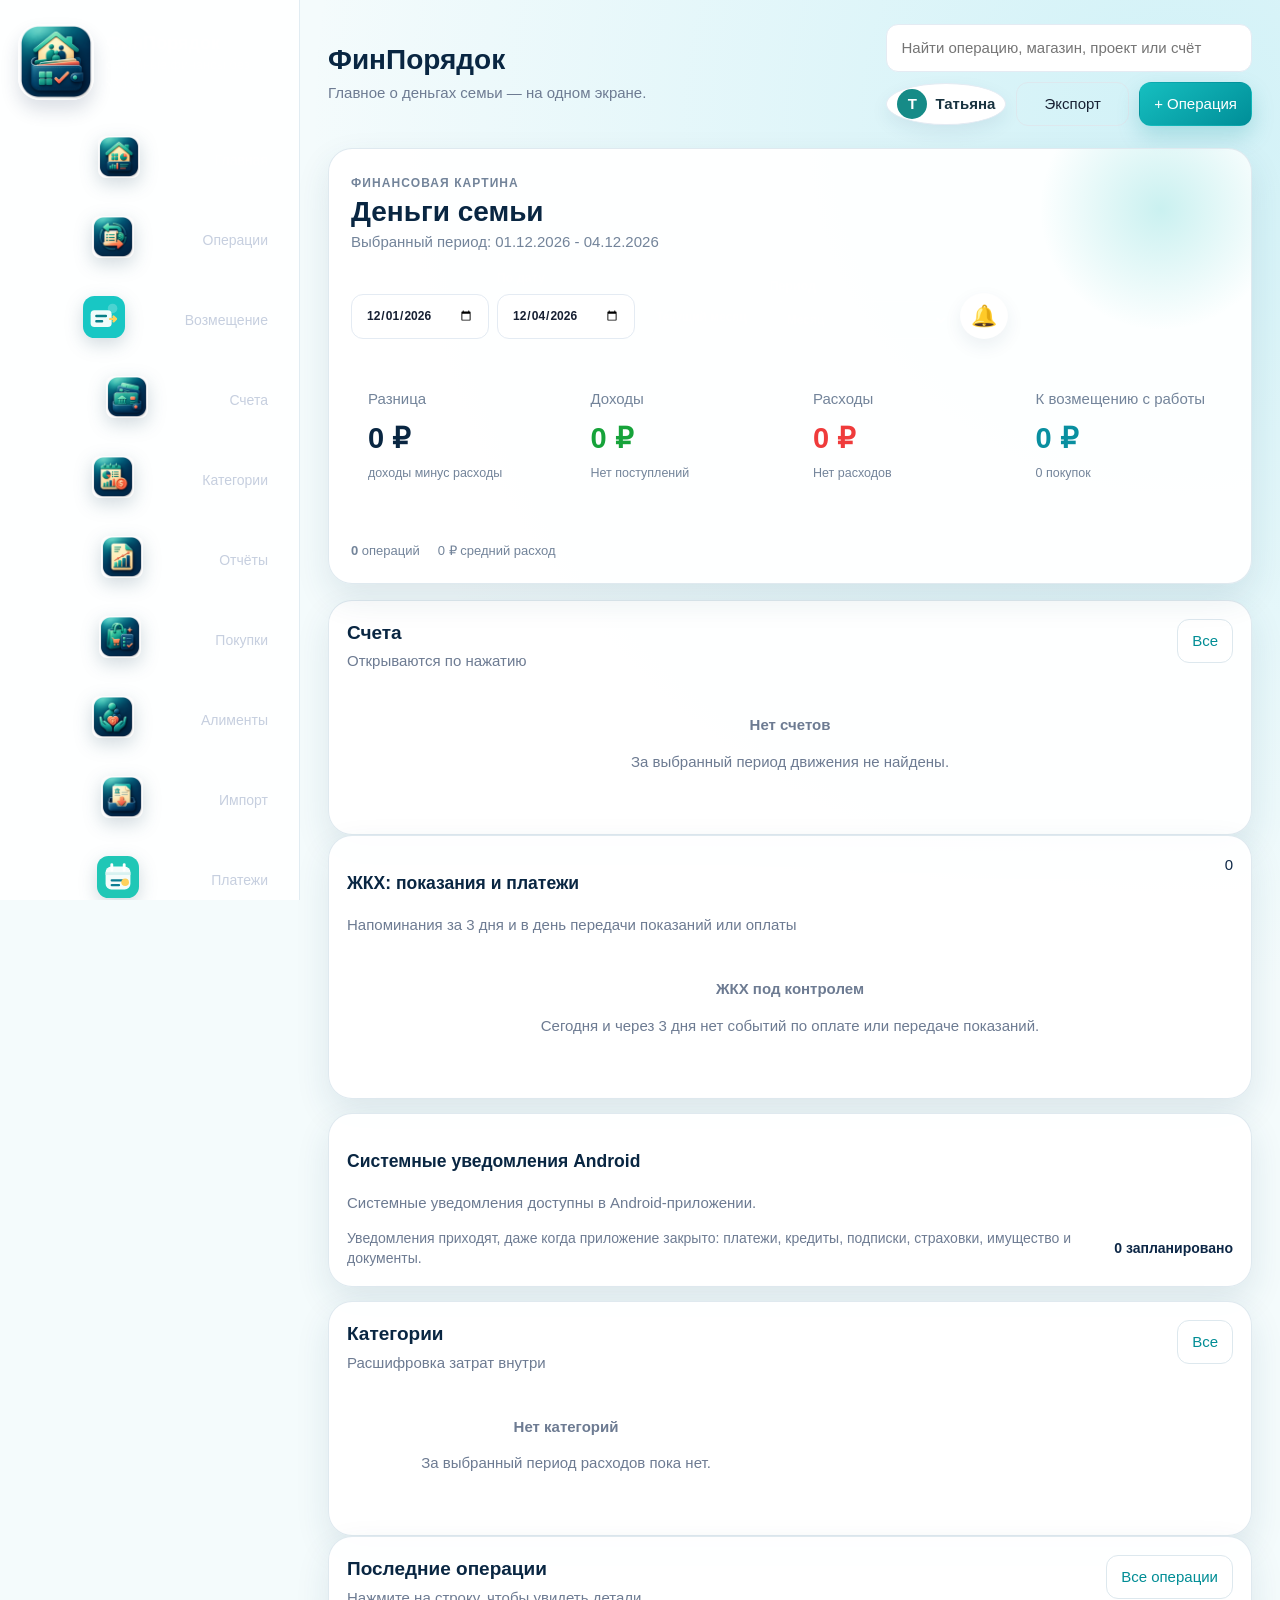
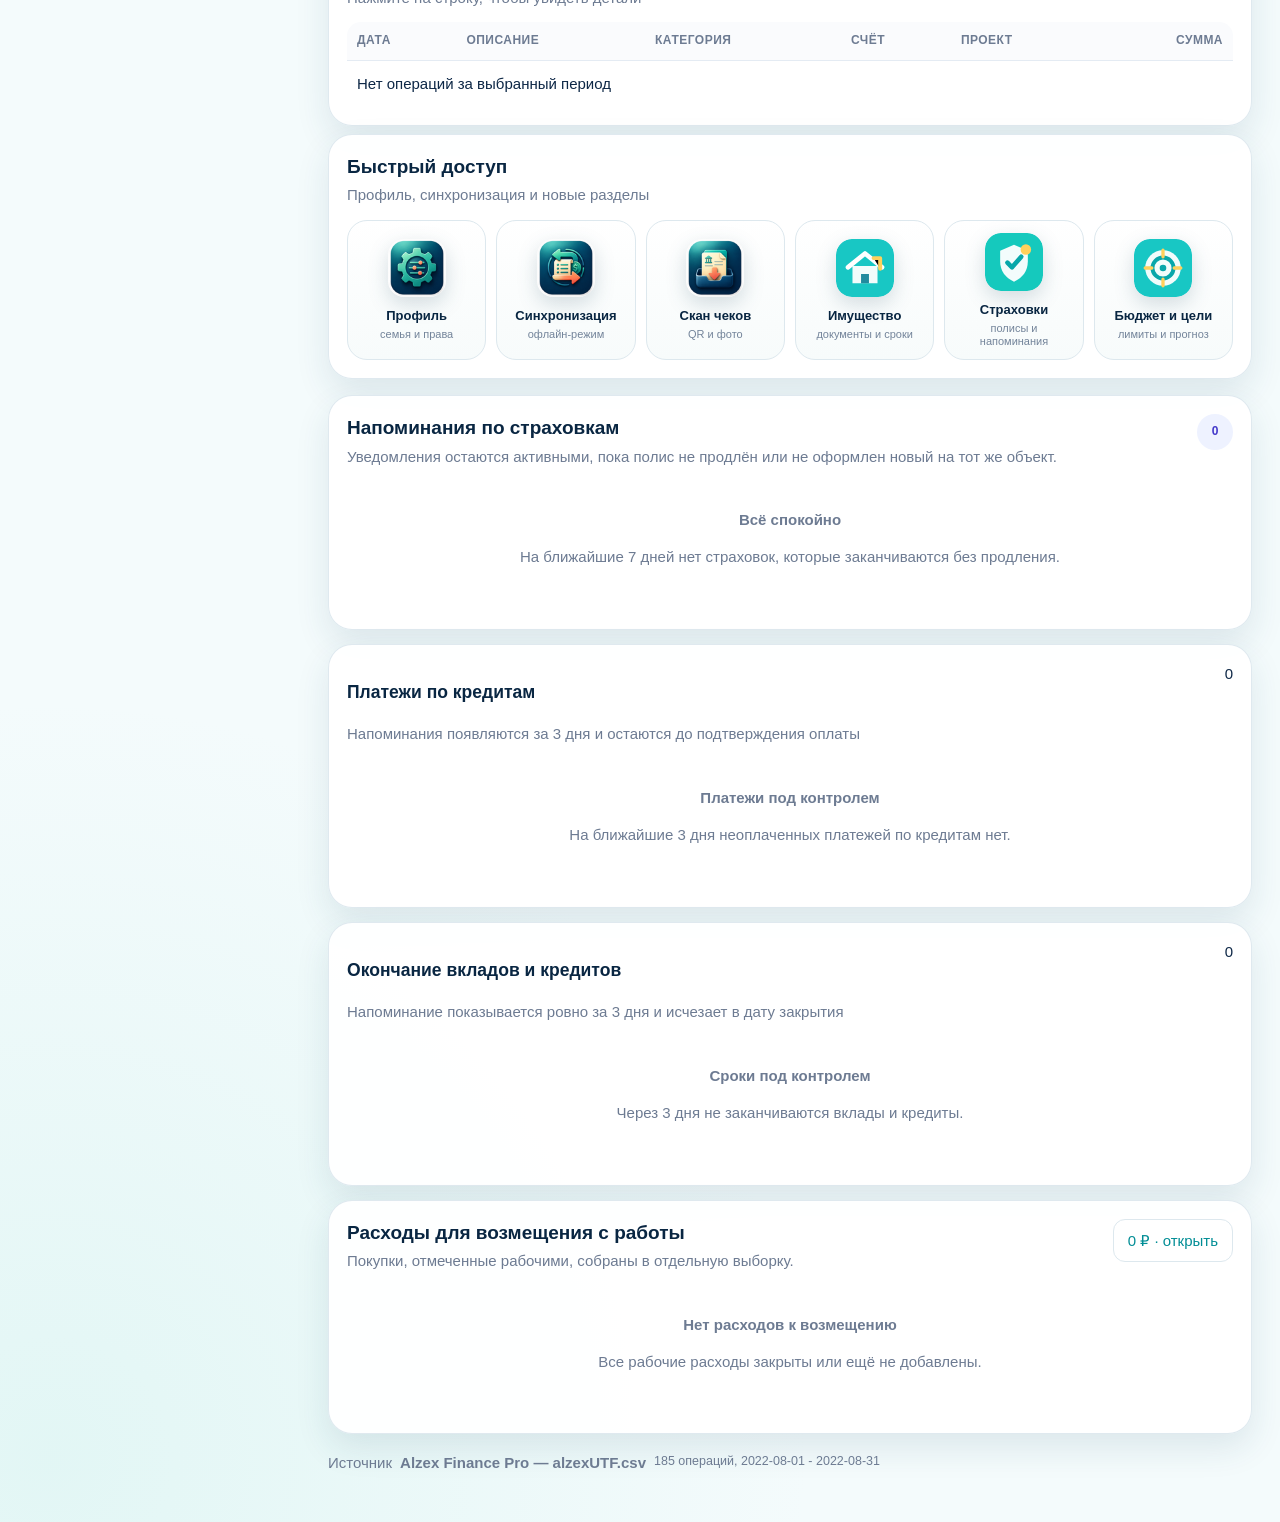
<file: index.html>
<!DOCTYPE html>

<html lang="ru">
<head>
<meta charset="utf-8"/>
<meta content="width=device-width, initial-scale=1, viewport-fit=cover" name="viewport"/>
<title>ФинПорядок</title>
<meta content="#0b4261" name="theme-color"/>
<meta content="yes" name="mobile-web-app-capable"/>
<meta content="yes" name="apple-mobile-web-app-capable"/>
<meta content="black-translucent" name="apple-mobile-web-app-status-bar-style"/>
<meta content="ФинПорядок" name="apple-mobile-web-app-title"/>
<link href="./manifest.webmanifest" rel="manifest"/>
<link href="./favicon.ico" rel="icon" sizes="any"/>
<link href="./assets/app-icons/app-icon-192.png" rel="icon" sizes="192x192" type="image/png"/>
<link href="./assets/app-icons/app-icon-180.png" rel="apple-touch-icon" sizes="180x180"/>
<link href="./styles.css" rel="stylesheet"/>
</head>
<body>
<div class="app">
<aside class="sidebar">
<div class="brand">
<img alt="ФинПорядок" class="brand-logo-image" src="[data-uri]">
<div class="brand-copy">
<strong>ФинПорядок</strong>
<span>семейные финансы без хаоса</span>
</div>
</div>
<nav aria-label="Разделы приложения" class="nav">
<button class="active" data-view="dashboard"><img alt="" class="nav-icon" src="[data-uri]"><span class="nav-label">Главная</span></button>
<button data-view="transactions"><img alt="" class="nav-icon" src="[data-uri]"><span class="nav-label">Операции</span></button>
<button data-view="reimbursements"><img class="nav-icon" src="./assets/ui-icons/reimbursements.svg" alt=""><span class="nav-label">Возмещение</span></button>
<button data-view="accounts"><img alt="" class="nav-icon" src="[data-uri]"><span class="nav-label">Счета</span></button>
<button data-view="budgets"><img alt="" class="nav-icon" src="[data-uri]"><span class="nav-label">Категории</span></button>
<button data-view="reports"><img alt="" class="nav-icon" src="[data-uri]"><span class="nav-label">Отчёты</span></button>
<button data-view="shopping"><img alt="" class="nav-icon" src="[data-uri]"><span class="nav-label">Покупки</span></button>
<button data-view="alimony"><img alt="" class="nav-icon" src="[data-uri]"><span class="nav-label">Алименты</span></button>
<button data-view="import"><img alt="" class="nav-icon" src="[data-uri]"><span class="nav-label">Импорт</span></button>
<button data-view="calendar"><img class="nav-icon" src="./assets/ui-icons/calendar-payments.svg" alt=""><span class="nav-label">Платежи</span></button>
<button data-view="finance-products"><img class="nav-icon" src="./assets/ui-icons/finance-products.svg" alt=""><span class="nav-label">Вклады / кредиты</span></button>
<button data-view="insurance"><img class="nav-icon" src="./assets/ui-icons/insurance.svg" alt=""><span class="nav-label">Страховки</span></button>
<button data-view="planning"><img class="nav-icon" src="./assets/ui-icons/planning.svg" alt=""><span class="nav-label">Бюджет и цели</span></button>
<button data-view="assets"><img class="nav-icon" src="./assets/ui-icons/assets.svg" alt=""><span class="nav-label">Имущество</span></button>
<button data-view="settings"><img alt="" class="nav-icon" src="[data-uri]"><span class="nav-label">Настройки</span></button>
</nav>
<button class="side-card review-side-card" id="openReviewCenterBtn" type="button">
<span>Нужно проверить</span>
<strong id="reviewCount">0</strong>
<small>нажмите, чтобы увидеть документы и операции с причиной проверки</small>
</button>
</aside>
<main class="main">
<header class="topbar">
<div class="topbar-copy">
<h1 id="pageTitle">ФинПорядок</h1>
<p id="pageSubtitle">Главное о деньгах семьи — на одном экране.</p>
</div>
<div class="top-actions">
<button class="mobile-menu-button" id="mobileMenuBtn" type="button" aria-label="Все разделы"><span>☰</span><span>Разделы</span></button>
<input id="searchInput" placeholder="Найти операцию, магазин, проект или счёт" type="search"/>
<button class="family-profile-button" id="activeFamilyProfileBtn" type="button"><span class="family-avatar family-avatar--teal">Т</span><span>Татьяна</span></button><button class="ghost" id="exportBtn">Экспорт</button>
<button class="primary" id="addTxBtn">+ Операция</button>
</div>
</header>
<section class="view active" id="dashboard">
<div class="hero-card finance-picture-card">
<div class="finance-picture-head">
<div>
<span class="finance-picture-eyebrow">Финансовая картина</span>
<h2>Деньги семьи</h2>
<p id="metricPeriod">—</p>
</div>
<div class="finance-picture-actions">
<div class="finance-period-date-control" aria-label="Даты финансовой картины">
<label class="hero-period-select">С даты
<input id="dashboardDateFrom" type="date"/>
</label>
<label class="hero-period-select">По дату
<input id="dashboardDateTo" type="date"/>
</label>
<button class="finance-period-current" id="dashboardPeriodCurrent" type="button">Текущий месяц</button>
</div>
<label class="hero-period-select">Период
<select id="dashboardPeriod">
<option value="week">Неделя</option>
<option value="month" selected>Месяц</option>
<option value="quarter">Квартал</option>
<option value="half">Полугодие</option>
<option value="year">Год</option>
<option value="all">Всё время</option>
</select>
</label>
<button class="dashboard-notification-button" id="notificationCenterBtn" type="button" aria-label="Уведомления">
<span aria-hidden="true">🔔</span><b id="notificationBadge" hidden>0</b>
</button>
</div>
</div>
<div class="finance-picture-grid">
<article class="finance-picture-tile finance-picture-tile--balance">
<span>Разница</span>
<strong id="metricNet">0 ₽</strong>
<small>доходы минус расходы</small>
</article>
<article class="finance-picture-tile finance-picture-tile--income">
<span>Доходы</span>
<strong id="metricIncome">0 ₽</strong>
<small id="metricIncomeShare">0 поступлений</small>
</article>
<article class="finance-picture-tile finance-picture-tile--expense">
<span>Расходы</span>
<strong id="metricExpense">0 ₽</strong>
<small id="metricExpenseShare">0 расходов</small>
</article>
<article class="finance-picture-tile finance-picture-tile--work">
<span>К возмещению с работы</span>
<strong id="metricWorkExpense">0 ₽</strong>
<small id="metricWorkExpenseCount">0 покупок</small>
</article>
</div>
<div class="finance-picture-footer">
<span><b id="metricCount">0</b> операций</span>
<span id="metricAverage">0 ₽ средний расход</span>
</div>
</div>
<section class="panel dashboard-quick-access" aria-label="Быстрый доступ">
<div class="panel-head">
<div>
<h2>Быстрый доступ</h2>
<p>Профиль, синхронизация и новые разделы</p>
</div>
</div>
<div class="quick-access-grid">
<button data-view-jump="settings" type="button"><img src="./assets/ui-icons/settings.png" alt=""><strong>Профиль</strong><small>семья и права</small></button>
<button data-view-jump="settings" type="button"><img src="./assets/ui-icons/transactions.png" alt=""><strong>Синхронизация</strong><small id="quickSyncState">офлайн-режим</small></button>
<button data-view-jump="shopping" type="button"><img src="./assets/ui-icons/import.png" alt=""><strong>Скан чеков</strong><small>QR и фото</small></button>
<button data-view-jump="assets" type="button"><img src="./assets/ui-icons/assets.svg" alt=""><strong>Имущество</strong><small>документы и сроки</small></button>
<button data-view-jump="insurance" type="button"><img src="./assets/ui-icons/insurance.svg" alt=""><strong>Страховки</strong><small>полисы и напоминания</small></button>
<button data-view-jump="planning" type="button"><img src="./assets/ui-icons/planning.svg" alt=""><strong>Бюджет и цели</strong><small>лимиты и прогноз</small></button>
</div>
</section>
<div class="dashboard-grid" id="dashboardPrimaryGrid">
<section class="panel" id="dashboardAccountsPanel">
<div class="panel-head">
<div>
<h2>Счета</h2>
<p>Открываются по нажатию</p>
</div>
<button data-view-jump="accounts">Все</button>
</div>
<div class="stack" id="accountSummary"></div>
</section>
<section class="panel" id="dashboardCategoriesPanel">
<div class="panel-head">
<div>
<h2>Категории</h2>
<p>Расшифровка затрат внутри</p>
</div>
<button data-view-jump="budgets">Все</button>
</div>
<div class="dashboard-category-grid" id="categorySummary"></div>
</section>
<section class="panel wide" id="dashboardLatestPanel">
<div class="panel-head">
<div>
<h2>Последние операции</h2>
<p>Нажмите на строку, чтобы увидеть детали</p>
</div>
<button data-view-jump="transactions">Все операции</button>
</div>
<div class="table-wrap">
<table>
<thead>
<tr>
<th>Дата</th>
<th>Описание</th>
<th>Категория</th>
<th>Счёт</th>
<th>Проект</th>
<th class="amount">Сумма</th>
</tr>
</thead>
<tbody id="latestRows"></tbody>
</table>
</div>
</section>
</div>
<section class="panel dashboard-alert-panel native-notification-panel" id="nativeNotificationPanel">
<div class="panel-head"><div><h3>Системные уведомления Android</h3><p id="nativeNotificationStatus">Проверяем разрешение и расписание…</p></div><button class="ghost" id="enableNativeNotificationsBtn" type="button">Включить</button></div>
<div class="notification-settings-row"><span>Уведомления приходят, даже когда приложение закрыто: платежи, кредиты, подписки, страховки, имущество и документы.</span><strong id="nativeNotificationScheduleCount">0 запланировано</strong></div>
</section>
<section class="panel dashboard-alert-panel" id="assetAlertsPanel"><div class="panel-head"><div><h3>Имущество и документы</h3><p>Гарантии, обслуживание, налоги и документы с приближающимися сроками</p></div><span class="tag" id="assetAlertCount">0</span></div><div class="alert-list" id="assetAlerts"></div></section>
<section class="panel dashboard-alert-panel" id="insuranceAlertsPanel">
<div class="panel-head">
<div>
<h2>Напоминания по страховкам</h2>
<p>Уведомления остаются активными, пока полис не продлён или не оформлен новый на тот же объект.</p>
</div>
<span class="tag" id="insuranceAlertCount">0</span>
</div>
<div class="alert-list" id="insuranceAlerts"></div>
</section>
<section class="panel dashboard-alert-panel" id="loanAlertsPanel">
<div class="panel-head"><div><h3>Платежи по кредитам</h3><p>Напоминания появляются за 3 дня и остаются до подтверждения оплаты</p></div><span class="notification-count" id="loanAlertCount">0</span></div>
<div class="alert-list" id="loanAlerts"></div>
</section>

<section class="panel dashboard-alert-panel finance-closure-panel" id="financeClosureCelebrationPanel" hidden>
<div class="panel-head"><div><h3>Сегодня важный финансовый день</h3><p>Закрытие кредита или окончание вклада — результат вашей последовательности.</p></div></div>
<div id="financeClosureCelebration"></div>
</section>
<section class="panel dashboard-alert-panel" id="financeMaturityAlertsPanel">
<div class="panel-head"><div><h3>Окончание вкладов и кредитов</h3><p>Напоминание показывается ровно за 3 дня и исчезает в дату закрытия</p></div><span class="notification-count" id="financeMaturityAlertCount">0</span></div>
<div class="alert-list" id="financeMaturityAlerts"></div>
</section>
<section class="panel dashboard-alert-panel" id="utilityAlertsPanel">
<div class="panel-head"><div><h3>ЖКХ: показания и платежи</h3><p>Напоминания за 3 дня и в день передачи показаний или оплаты</p></div><span class="notification-count" id="utilityAlertCount">0</span></div>
<div class="alert-list" id="utilityAlerts"></div>
</section>
<section class="panel dashboard-alert-panel work-reimbursement-panel" id="workReimbursementPanel">
<div class="panel-head">
<div>
<h2>Расходы для возмещения с работы</h2>
<p>Покупки, отмеченные рабочими, собраны в отдельную выборку.</p>
</div>
<button class="ghost" id="openWorkExpensesBtn" type="button"><span id="workReimbursementTotal">0 ₽</span> · открыть</button>
</div>
<div id="workReimbursementPreview"></div>
</section>
</section>
<section class="view" id="transactions">
<div class="filters improved-filters">
<select id="accountFilter"><option value="all">Все счета</option></select>
<select id="categoryFilter"><option value="all">Все категории</option></select>
<select id="typeFilter">
<option value="all">Все типы</option>
<option value="income">Доход</option>
<option value="expense">Расход</option>
<option value="transfer">Перевод</option>
</select>
<select id="workExpenseFilter">
<option value="all">Все расходы</option>
<option value="work">Для возмещения с работы</option>
<option value="personal">Личные расходы</option>
</select>
<button id="clearFilters">Сбросить</button>
</div>
<div class="metric-grid four compact-grid transaction-overview">
<button class="metric compact-metric tx-metric-drill" data-tx-metric="income" type="button">
<span>Доходы по фильтру</span>
<strong class="good" id="txMetricIncome">0 ₽</strong>
<small>нажмите для перечня</small>
</button>
<button class="metric compact-metric tx-metric-drill" data-tx-metric="expense" type="button">
<span>Расходы по фильтру</span>
<strong class="bad" id="txMetricExpense">0 ₽</strong>
<small>нажмите для перечня</small>
</button>
<button class="metric compact-metric work-metric tx-metric-drill" data-tx-metric="work" type="button">
<span>К возмещению с работы</span>
<strong id="txMetricWork">0 ₽</strong>
<small id="txMetricWorkCount">0 операций · открыть перечень</small>
</button>
<article class="metric compact-metric">
<span>Результат</span>
<strong id="txMetricNet">0 ₽</strong>
<small id="txMetricCount">0 операций</small>
</article>
</div>
<section class="panel transactions-panel">
<div class="transactions-head">
<div><strong id="transactionsVisibleCount">0 операций</strong><small>Для быстрого открытия операции загружаются по 40 карточек</small></div>
<button class="ghost" id="showAllTransactions">Показать ещё</button>
</div>
<div class="transaction-list" id="transactionRows"></div>
</section>
</section>
<section class="view" id="reimbursements">
<div class="panel-head page-actions">
<div><h2>Расходы по работе</h2><p>Подготовка авансового отчёта и контроль фактического возмещения</p></div>
<button class="primary" id="exportWorkReportBtn">Экспорт отчёта CSV</button>
</div>
<div class="metric-grid four reimbursement-metrics">
<article class="metric"><span>Всего расходов</span><strong id="workAllTotal">0 ₽</strong><small id="workAllCount">0 операций</small></article>
<article class="metric"><span>К возмещению</span><strong id="workOutstandingTotal">0 ₽</strong><small>остаток без компенсации</small></article>
<article class="metric"><span>Передано работодателю</span><strong id="workSubmittedTotal">0 ₽</strong><small>ожидает оплаты</small></article>
<article class="metric"><span>Возмещено</span><strong id="workReimbursedTotal">0 ₽</strong><small>фактически возвращено</small></article>
</div>
<div class="filters work-filters">
<select id="workStatusFilter">
<option value="all">Все статусы</option>
<option value="new">Новый расход</option>
<option value="prepared">Подготовлен к отчёту</option>
<option value="submitted">Передан работодателю</option>
<option value="partial">Частично возмещён</option>
<option value="reimbursed">Полностью возмещён</option>
<option value="rejected">Отказано</option>
</select>
<select id="workPeriodFilter"><option value="month">Месяц</option><option value="quarter">Квартал</option><option value="year">Год</option><option value="all">Всё время</option></select>
<input id="workEmployerFilter" placeholder="Работодатель или проект" type="search"/>
<button id="workClearFilters">Сбросить</button>
</div>
<section class="panel">
<div class="panel-head"><div><h3>Операции для возмещения</h3><p>Нажмите на карточку, чтобы изменить статус или внести компенсацию</p></div><span class="tag" id="workFilteredCount">0</span></div>
<div class="work-expense-list" id="workExpenseList"></div>
</section>
</section>
<section class="view" id="accounts">
<div class="panel-head page-actions">
<div>
<h2>Счета</h2>
<p>Нажмите на карточку, чтобы увидеть все движения по счёту</p>
</div>
<button class="primary" id="addAccountBtn">+ Счёт</button>
</div>
<div class="cards-grid" id="accountCards"></div>
</section>
<section class="view" id="budgets">
<div class="panel-head page-actions">
<div>
<h2>Категории</h2>
<p>Расходы и доходы ведутся отдельно, чтобы отчёты и ручной ввод не смешивали назначения денег.</p>
</div>
<button class="primary" id="addCategoryBtn">+ Категория</button>
</div>
<div class="metric-grid three compact-grid category-overview-grid">
<article class="metric compact-metric">
<span>Расходные категории</span>
<strong id="categoryExpenseTotal">0 ₽</strong>
<small id="categoryExpenseMeta">0 категорий</small>
</article>
<article class="metric compact-metric">
<span>Доходные категории</span>
<strong id="categoryIncomeTotal">0 ₽</strong>
<small id="categoryIncomeMeta">0 категорий</small>
</article>
<article class="metric compact-metric">
<span>Всего категорий</span>
<strong id="categoryCombinedCount">0</strong>
<small>видны отдельно по доходам и расходам</small>
</article>
</div>

<section class="category-type-section">
<div class="panel-head">
<div><h3>Категории расходов</h3><p>Покупки, обязательные платежи, кредиты и бытовые расходы</p></div>
<span class="category-count" id="expenseCategoryCount">0</span>
</div>
<div class="cards-grid" id="budgetCards"></div>
</section>

<section class="category-type-section">
<div class="panel-head">
<div><h3>Категории доходов</h3><p>Зарплата, алименты, пособия, возвраты, проценты и прочие поступления</p></div>
<span class="category-count income-count" id="incomeCategoryCount">0</span>
</div>
<div class="cards-grid" id="incomeCategoryCards"></div>
</section>
</section>


<section class="view" id="calendar">
<div class="panel-head page-actions">
<div><h2>Регулярные деньги</h2><p>Календарь обязательных расходов, ближайшие платежи и связь с банковскими операциями</p></div>
<button class="primary" id="addRegularPaymentBtn">+ Регулярный платёж</button>
</div>
<div class="finance-metrics regular-metrics">
<article class="metric-card"><span>Ближайшие 30 дней</span><strong id="regularNext30Total">0 ₽</strong><small id="regularNext30Count">0 платежей</small></article>
<article class="metric-card"><span>Просрочено</span><strong id="regularOverdueTotal">0 ₽</strong><small id="regularOverdueCount">0 платежей</small></article>
<article class="metric-card"><span>Оплачено в месяце</span><strong id="regularPaidTotal">0 ₽</strong><small id="regularPaidCount">0 платежей</small></article>
</div>
<section class="panel">
<div class="regular-toolbar">
<select id="regularMonthFilter"></select>
<select id="regularTypeFilter"><option value="all">Все типы</option><option value="utilities">Коммунальные</option><option value="education">Кружки, школа, гимнастика</option><option value="subscription">Подписки</option><option value="tax">Налоги</option><option value="insurance">Страховки</option><option value="loan">Кредитные платежи</option><option value="other">Прочее</option></select>
<select id="regularStatusFilter"><option value="all">Все статусы</option><option value="planned">Запланировано</option><option value="due">Скоро</option><option value="overdue">Просрочено</option><option value="paid">Оплачено</option></select>
</div>
<div class="regular-calendar" id="regularCalendar"></div>
</section>
<section class="panel">
<div class="panel-head"><div><h3>Шаблоны регулярных платежей</h3><p>Автоматически создают ближайшие обязательства</p></div></div>
<div class="regular-template-grid" id="regularTemplateCards"></div>
</section>
</section>

<section class="view" id="finance-products">
<div class="panel-head page-actions">
<div>
<h2>Вклады и кредиты</h2>
<p>Расчёт процентов, графика платежей и итоговой суммы к завершению срока</p>
</div>
<button class="primary" id="addFinanceProductBtn">+ Вклад или кредит</button>
</div>

<div class="finance-metrics">
<article class="metric-card"><span>Остаток кредитов</span><strong id="loanBalanceTotal">0 ₽</strong><small id="loanMonthlyTotal">0 ₽ в месяц</small></article>
<article class="metric-card"><span>Вклады</span><strong id="depositPrincipalTotal">0 ₽</strong><small id="depositMaturityTotal">0 ₽ к получению</small></article>
<article class="metric-card"><span>План расходов</span><strong id="plannedPaymentsTotal">0 ₽</strong><small>ближайшие платежи по кредитам</small></article>
</div>

<section class="panel">
<div class="panel-head"><div><h3>Кредиты</h3><p>Ежемесячный платёж автоматически попадает в план расходов</p></div></div>
<div class="finance-product-grid" id="loanCards"></div>
</section>

<section class="panel">
<div class="panel-head"><div><h3>Вклады</h3><p>Расчёт суммы вклада и начисленных процентов на конец срока</p></div></div>
<div class="finance-product-grid" id="depositCards"></div>
</section>

<section class="panel">
<div class="panel-head"><div><h3>План расходов по кредитам</h3><p>Предстоящие платежи на 12 месяцев</p></div></div>
<div class="planned-payment-list" id="plannedLoanPayments"></div>
</section>
<section class="panel">
<div class="panel-head page-actions"><div><h3>Подписки и регулярные сервисы</h3><p>Следующее списание, пробный период, изменение цены и отмена</p></div><button class="primary" id="addSubscriptionBtn" type="button">+ Подписка</button></div>
<div class="finance-metrics subscription-metrics">
<article class="metric-card"><span>В месяц</span><strong id="subscriptionMonthlyTotal">0 ₽</strong><small id="subscriptionActiveCount">0 активных</small></article>
<article class="metric-card"><span>В год</span><strong id="subscriptionAnnualTotal">0 ₽</strong><small>Оценка по текущим тарифам</small></article>
<article class="metric-card"><span>Скоро спишется</span><strong id="subscriptionUpcomingTotal">0 ₽</strong><small id="subscriptionUpcomingCount">0 подписок</small></article>
</div>
<div class="finance-product-grid" id="subscriptionCards"></div>
</section>
</section>

<section class="view" id="reports">
<div class="report-toolbar">
<div>
<h2>Отчёты</h2>
<p id="reportPeriodLabel">Выберите период</p>
</div>
<select id="reportPeriod">
<option value="month">Месяц</option>
<option value="week">Неделя</option>
<option value="quarter">Квартал</option>
<option value="half">Полугодие</option>
<option value="year">Год</option>
<option value="all">Всё время</option>
</select>
</div>
<div class="metric-grid three report-metrics">
<article class="metric">
<span>Потрачено</span>
<strong id="reportTotalExpense">0 ₽</strong>
<small id="reportExpenseCount">0 операций</small>
</article>
<article class="metric">
<span>На проекты</span>
<strong id="reportProjectShare">0%</strong>
<small id="reportProjectTotal">0 ₽</small>
</article>
<article class="metric">
<span>Категорий</span>
<strong id="reportCategoryCount">0</strong>
</article>
</div>
<section class="panel analytics-health-panel">
<div class="panel-head"><div><h2>Финансовое здоровье</h2><p>Главные показатели семьи за выбранный период</p></div><button class="secondary" id="exportAnalyticsBtn" type="button">Экспорт отчёта</button></div>
<div class="analytics-kpi-grid">
<article><span>Денежный поток</span><strong id="analyticsNetFlow">0 ₽</strong><small>доходы минус расходы</small></article>
<article><span>Норма сбережений</span><strong id="analyticsSavingsRate">0%</strong><small>доля остатка от доходов</small></article>
<article><span>Капитал семьи</span><strong id="analyticsNetWorth">0 ₽</strong><small>счета и имущество минус долги</small></article>
<article><span>Долговая нагрузка</span><strong id="analyticsDebtLoad">0%</strong><small>платежи по кредитам к доходу</small></article>
<article><span>Резерв</span><strong id="analyticsRunway">0 мес.</strong><small>на сколько хватит ликвидных денег</small></article>
<article><span>Цели накоплений</span><strong id="analyticsGoalsProgress">0%</strong><small id="analyticsGoalsMeta">цели не созданы</small></article>
</div>
<div class="health-category-chart">
<div><h3>Категории расходов</h3><p>Куда ушли деньги за выбранный период</p></div>
<div class="donut-layout"><div class="donut-chart" id="healthCategoryDonut"></div><div class="chart-legend" id="healthCategoryLegend"></div></div>
</div>
</section>
<div class="analytics-grid">
<section class="panel">
<div class="panel-head"><div><h2>Умные выводы</h2><p>Что изменилось и на что обратить внимание</p></div></div>
<div class="stack" id="analyticsInsights"></div>
</section>
<section class="panel">
<div class="panel-head"><div><h2>Необычные расходы</h2><p>Крупные операции относительно обычных трат</p></div></div>
<div class="stack" id="analyticsAnomalies"></div>
</section>
</div>
<section class="panel final-check-panel">
<div class="panel-head"><div><h2>Финальная проверка приложения</h2><p>Автотест ключевых разделов и целостности данных</p></div><div class="button-row"><button class="secondary" id="runFinalTestsBtn" type="button">Запустить проверку</button><button class="secondary" id="downloadFinalTestsBtn" type="button">Скачать результат</button></div></div>
<div class="final-test-summary" id="finalTestSummary">Проверка ещё не запускалась</div>
<div class="final-test-list" id="finalTestResults"></div>
</section>
<div class="report-chart-grid">
<section class="panel chart-panel">
<div class="panel-head"><div><h2>Структура расходов</h2><p>Доля крупнейших категорий</p></div></div>
<div class="donut-layout"><div class="donut-chart" id="reportCategoryDonut"></div><div class="chart-legend" id="reportCategoryLegend"></div></div>
</section>
<section class="panel chart-panel">
<div class="panel-head"><div><h2>Доходы и расходы</h2><p>Сравнение за выбранный период</p></div></div>
<div class="comparison-chart" id="reportIncomeExpense"></div>
</section>
<section class="panel chart-panel full-chart">
<div class="panel-head"><div><h2>Динамика по времени</h2><p>Доходы и расходы по месяцам</p></div><span class="tag" id="reportTrendTotal">0 ₽</span></div>
<div class="line-chart" id="reportMonthlyChart"></div>
</section>
<section class="panel chart-panel full-chart">
<div class="panel-head"><div><h2>Расходы по счетам</h2><p>С каких счетов оплачено больше всего</p></div></div>
<div class="horizontal-bars" id="reportAccountBars"></div>
</section>
</div>
<div class="report-grid">
<section class="panel">
<div class="panel-head">
<div>
<h2>Категории</h2>
<p>Нажмите, чтобы раскрыть затраты</p>
</div>
</div>
<div class="stack" id="reportCategories"></div>
</section>
<section class="panel">
<div class="panel-head">
<div>
<h2>Проекты</h2>
<p>Нажмите, чтобы увидеть когда и на что тратили</p>
</div>
</div>
<div class="stack" id="reportProjects"></div>
</section>
</div>
</section>
<section class="view" id="shopping">
<section class="panel shopping-receipt-actions">
  <div class="panel-head"><div><h2>Добавить чек</h2><p>Сканируйте QR камерой или распознайте фотографию целого чека до товарных позиций.</p></div></div>
  <div class="receipt-action-grid">
    <button class="primary receipt-action-button" id="shoppingScanQrBtn" type="button"><span class="receipt-action-icon">⌁</span><strong>Сканировать QR</strong><small>Открыть камеру и навести на код</small></button>
    <button class="receipt-action-button" id="shoppingPhotoReceiptBtn" type="button"><span class="receipt-action-icon">▤</span><strong>Сфотографировать чек</strong><small>Распознать магазин, итог и товары</small></button>
    <button class="receipt-action-button" id="shoppingChooseReceiptBtn" type="button"><span class="receipt-action-icon">▧</span><strong>Выбрать фото</strong><small>JPG или PNG из галереи</small></button>
  </div>
  <input id="shoppingReceiptPhotoInput" type="file" accept="image/*" capture="environment" hidden>
  <input id="shoppingReceiptGalleryInput" type="file" accept="image/*" hidden>
  <p class="import-result shopping-receipt-status" id="shoppingReceiptStatus">Чек ещё не выбран.</p>
  <details class="receipt-manual-details"><summary>Дополнительный способ</summary><button id="shoppingPasteQrBtn" type="button">Ввести строку QR вручную</button></details>
</section>
<div class="dashboard-grid shopping-grid">
<section class="panel">
<div class="panel-head">
<h2>Список покупок</h2>
<button id="addShoppingBtn">+ Товар</button>
</div>
<div class="stack" id="shoppingList"></div>
</section>
<section class="panel">
<div class="panel-head"><h2>Что скоро понадобится</h2></div>
<div class="stack" id="purchasePredictions"></div>
</section>
<section class="panel">
<div class="panel-head"><h2>Где было выгоднее</h2></div>
<div class="stack" id="shoppingAnalysis"></div>
</section>
<section class="panel shopping-catalog-panel"><div class="panel-head"><div><h2>Карточки товаров</h2><p>Периодичность, цена за единицу, магазины и история</p></div></div><div class="product-catalog" id="shoppingCatalog"></div></section>
</div>
</section>
<section class="view" id="alimony">
<div class="panel-head page-actions">
<div><h2>Алименты</h2><p>Начисления формируют задолженность, доходом считаются только фактические поступления</p></div>
<div class="button-row"><button id="addAlimonyRuleBtn">+ Правило начисления</button><button class="primary" id="addAlimonyPaymentBtn">+ Поступление</button></div>
</div>
<div class="metric-grid four alimony-metrics">
<article class="metric"><span>Начислено</span><strong id="alimonyAccruedTotal">0 ₽</strong><small id="alimonyAccruedMeta">0 месяцев</small></article>
<article class="metric"><span>Фактически поступило</span><strong class="good" id="alimonyPaidTotal">0 ₽</strong><small id="alimonyPaidMeta">0 платежей</small></article>
<article class="metric"><span>Текущая задолженность</span><strong class="bad" id="alimonyDebtTotal">0 ₽</strong><small id="alimonyOpeningDebtMeta">с учётом начального долга</small></article>
<article class="metric"><span>Переплата</span><strong id="alimonyOverpaymentTotal">0 ₽</strong><small>если оплачено больше начисленного</small></article>
</div>
<div class="alimony-grid">
<section class="panel">
<div class="panel-head"><div><h3>Правила начисления</h3><p>Сумма на ребёнка и период действия</p></div></div>
<div class="stack" id="alimonyRules"></div>
</section>
<section class="panel">
<div class="panel-head"><div><h3>Помесячный расчёт</h3><p>Начислено, оплачено и остаток долга</p></div></div>
<div class="alimony-month-list" id="alimonyMonthLedger"></div>
</section>
</div>
<section class="panel">
<div class="panel-head"><div><h3>Фактические поступления</h3><p>Платежи должника и третьих лиц</p></div><span class="tag" id="alimonyPaymentCount">0</span></div>
<div class="table-wrap"><table><thead><tr><th>Дата</th><th>Плательщик</th><th>Назначение</th><th>Счёт</th><th>Статус</th><th class="amount">Сумма</th></tr></thead><tbody id="alimonyRows"></tbody></table></div>
</section>
</section>
<section class="view" id="import">
<section class="panel reconciliation-center"><div class="panel-head"><div><h2>Центр сверки</h2><p>Без категории, вероятные дубли и возвраты</p></div><span class="tag" id="reconciliationCount">0</span></div><div class="stack" id="reconciliationList"></div></section>
<section class="panel import-rules"><div class="panel-head"><div><h2>Умные правила импорта</h2><p>Автоматически назначают категорию, счёт и проект по продавцу или описанию</p></div><div class="button-row"><button id="applyAllImportRulesBtn" type="button">Применить все</button><button class="primary" id="addImportRuleBtn" type="button">+ Правило</button></div></div><div class="stack" id="importRulesList"></div></section>
<section class="panel import-panel">
<div class="panel-head">
<div>
<h2>Добавить банковскую выписку</h2>
<p>PDF обрабатывается полностью, по всем страницам</p>
</div>
<div class="import-head-actions"><button id="pasteReceiptQrBtn" type="button">Вставить QR чека</button><button id="parsePasteBtn">Проверить текст</button></div>
</div>
<div class="upload-grid">
<label class="upload-card">
<strong>PDF выписка</strong>
<span>Т-Банк, Альфа-Банк и другие</span>
<input accept=".pdf,application/pdf" id="pdfInput" type="file"/>
</label>
<label class="upload-card">
<strong>CSV</strong>
<span>Выгрузка из финансового приложения</span>
<input accept=".csv,text/csv" id="fileInput" type="file"/>
</label>
<div class="upload-card receipt-upload-card">
<strong>Кассовый чек по QR</strong>
<span>Сканировать камерой или выбрать JPG / PNG / PDF</span>
<button class="primary receipt-native-scan" id="nativeReceiptScanBtn" type="button">📷 Сканировать QR камерой</button><button id="scanPaperReceiptBtn" type="button">🧾 Распознать бумажный чек</button><input accept="image/*" id="paperReceiptInput" type="file" hidden>
<label class="receipt-photo-fallback">
<span>Выбрать файл с QR</span>
<input accept="image/*,.pdf,application/pdf" id="receiptQrInput" type="file"/>
</label>
</div>
<label class="upload-card">
<strong>QR банковской выписки</strong>
<span>Проверка QR из JPG, PNG или PDF</span>
<input accept="image/*,.pdf,application/pdf" id="qrInput" type="file"/>
</label>
</div>
<textarea id="pasteImport" placeholder="Или вставьте CSV-текст сюда"></textarea>
<div class="import-result" id="importResult">Выберите файл для импорта.</div>
</section>
<section class="panel">
<div class="panel-head"><h2>Архив импорта</h2></div>
<div class="stack" id="duplicateArchive"></div>
</section>
</section>
<section class="view" id="insurance">
<div class="panel-head page-actions">
<div>
<h2>Страховки</h2>
<p>Полисы, стоимость, сроки, застрахованные объекты и привязка к семейным проектам</p>
</div>
<button class="primary" id="addInsuranceBtn">+ Добавить страховку</button>
</div>

<div class="insurance-metrics">
<article class="metric-card"><span>Действующие полисы</span><strong id="activeInsuranceCount">0</strong><small id="insuranceTotalCost">0 ₽ оплачено</small></article>
<article class="metric-card"><span>Скоро заканчиваются</span><strong id="expiringInsuranceCount">0</strong><small>в течение 45 дней</small></article>
<article class="metric-card"><span>Застраховано</span><strong id="insuredObjectsCount">0</strong><small>людей и объектов</small></article>
</div>

<div class="insurance-filter-row">
<label>Статус
<select id="insuranceStatusFilter">
<option value="all">Все</option>
<option value="active">Действующие</option>
<option value="expiring">Скоро заканчиваются</option>
<option value="expired">Истекшие</option>
</select>
</label>
<label>Проект
<select id="insuranceProjectFilter">
<option value="all">Все проекты</option>
</select>
</label>
<label>Объект страхования
<select id="insuranceObjectFilter">
<option value="all">Все объекты</option>
</select>
</label>
</div>

<section class="insurance-cost-history" id="insuranceCostHistory" hidden>
  <div class="panel-head"><div><h3>Стоимость страхования по годам</h3><p id="insuranceHistorySubtitle">Фактически оплаченные полисы выбранного объекта</p></div><strong id="insuranceHistoryTotal">0 ₽</strong></div>
  <div class="insurance-year-grid" id="insuranceYearGrid"></div>
</section>

<div class="insurance-grid" id="insuranceCards"></div>
</section>

<section class="view" id="planning">
<div class="panel-head page-actions"><div><h2>Бюджет, цели и прогноз</h2><p>План-факт по категориям и остаток после обязательных платежей</p></div><label>Месяц <input id="planningMonth" type="month"></label></div>
<div class="metric-grid three"><article class="metric"><span>Доходы</span><strong class="good" id="planningIncome">0 ₽</strong></article><article class="metric"><span>Расходы</span><strong class="bad" id="planningExpense">0 ₽</strong></article><article class="metric"><span>Прогноз остатка</span><strong id="planningAvailable">0 ₽</strong><small id="planningMeta">—</small></article></div>
<div class="planning-grid"><section class="panel"><div class="panel-head"><div><h3>Лимиты по категориям</h3><p>Каждая сумма открывает исходные операции</p></div><button id="addBudgetPlanBtn">+ Лимит</button></div><div class="stack" id="budgetPlanList"></div></section><section class="panel"><div class="panel-head"><div><h3>Цели и накопления</h3><p>Резервный фонд и крупные покупки</p></div><button id="addSavingsGoalBtn">+ Цель</button></div><div class="stack" id="savingsGoalList"></div></section></div>
<section class="panel forecast-settings"><div><h3>Неснижаемый резерв</h3><p>Эта сумма вычитается из прогнозного свободного остатка.</p></div><label>Сумма <input id="forecastReserve" type="number" min="0" step="100" value="0"></label></section>
</section>
<dialog id="budgetPlanDialog"><form method="dialog" id="budgetPlanForm"><header><div><h2>Лимит категории</h2><p>Для выбранного месяца</p></div><button data-close type="button">×</button></header><label>Категория<select id="budgetPlanCategory" name="category" required><option value="">Выберите категорию</option></select></label><label>Для кого<select id="budgetPlanMember" name="memberId"><option value="family">Вся семья</option></select><small>Можно задать отдельный лимит для каждого ребёнка.</small></label><label>Лимит, ₽<input name="limit" type="number" min="0" required></label><label class="check-row"><input name="rollover" type="checkbox"> Переносить остаток</label><footer><button data-close type="button">Отмена</button><button class="primary" type="submit">Сохранить</button></footer></form></dialog>
<dialog id="savingsGoalDialog"><form method="dialog" id="savingsGoalForm"><header><div><h2>Новая цель</h2><p>Сумма, срок и текущие накопления</p></div><button data-close type="button">×</button></header><label>Для кого<select id="savingsGoalMember" name="memberId"></select><small>Мама видит цели всех членов семьи. Ребёнок видит только свои цели.</small></label><label>Название<input name="name" required></label><label>Нужно накопить, ₽<input name="target" type="number" min="0" required></label><label>Уже накоплено, ₽<input name="current" type="number" min="0" value="0"></label><label>Срок<input name="deadline" type="date"></label><label>Счёт<input name="account"></label><footer><button data-close type="button">Отмена</button><button class="primary" type="submit">Сохранить</button></footer></form></dialog>


<section class="view" id="assets">
<div class="panel-head page-actions"><div><h2>Имущество, документы и гарантии</h2><p>Единая картотека недвижимости, автомобилей, техники и важных документов</p></div><a class="primary button-link" id="addAssetBtn" href="#assetInlineEditor">+ Добавить имущество</a></div>
<section class="panel asset-inline-editor" id="assetInlineEditor">
  <div class="panel-head"><div><h3>Добавить имущество</h3><p>Форма размещена прямо на странице и не зависит от диалоговых окон Android WebView.</p></div></div>
  <form id="assetInlineForm">
    <div class="form-grid two"><label>Тип<select name="type" required><option value="realEstate">Недвижимость</option><option value="vehicle">Автомобиль</option><option value="appliance">Техника</option><option value="valuable">Ценная покупка</option><option value="other">Прочее</option></select></label><label>Владелец<select name="ownerMemberId" id="assetInlineOwnerSelect"></select></label></div>
    <label>Название<input name="name" required placeholder="Квартира, автомобиль, холодильник"></label>
    <div class="form-grid two"><label>Дата покупки<input name="purchaseDate" type="date"></label><label>Стоимость покупки, ₽<input name="purchasePrice" type="number" min="0" step="1"></label></div>
    <div class="form-grid two"><label>Текущая стоимость, ₽<input name="currentValue" type="number" min="0" step="1"></label><label id="assetInlineLocationField">Место / адрес<input name="location"></label></div>
    <div class="form-grid two" id="assetInlineSerialWarrantyRow"><label id="assetInlineSerialField">Серийный номер / VIN<input name="serialNumber"></label><label id="assetInlineWarrantyDateField">Гарантия до<input name="warrantyEndDate" type="date"></label></div>
    <div class="form-grid three" id="assetInlineVehicleWarrantyFields" hidden><label>Гарантия, лет<input name="vehicleWarrantyYears" type="number" min="0" step="0.5" placeholder="3"></label><label>Гарантия, км<input name="vehicleWarrantyKm" type="number" min="0" step="1000" placeholder="100000"></label><label>Текущий пробег, км<input name="currentMileage" type="number" min="0" step="1"></label><small>Гарантия заканчивается по первому наступившему условию: сроку или пробегу.</small></div>
    <div class="form-grid two"><label id="assetInlineServiceField">Следующее обслуживание<input name="serviceDate" type="date"></label><label>Налог / обязательный платёж до<input name="taxDate" type="date"></label></div>
    <label>Связанная страховка<select name="insurancePolicyId" id="assetInlineInsuranceSelect"><option value="">Не связана</option></select></label>
    <label id="assetInlineLoanSection">Связанный кредит<select name="loanProductId" id="assetInlineLoanSelect"><option value="">Не связан</option></select><small>Для недвижимости — ипотека, для автомобиля — автокредит.</small></label>
    <section id="assetInlineUtilitySection"><h4>Расходы и сервисы дома</h4><div class="asset-link-checks" id="assetInlineUtilityChecks"></div></section>
    <label>Заметки<textarea name="notes" rows="3"></textarea></label>
    <div class="button-row"><button class="primary" type="submit">Сохранить имущество</button><button class="ghost" type="reset">Очистить</button></div>
    <p class="form-status" id="assetInlineStatus" aria-live="polite"></p>
  </form>
</section>
<div class="metric-grid four"><article class="metric"><span>Общая стоимость</span><strong id="assetTotalValue">0 ₽</strong></article><article class="metric"><span>Объектов</span><strong id="assetCount">0</strong></article><article class="metric"><span>На гарантии</span><strong id="assetWarrantyCount">0</strong></article><article class="metric"><span>Ближайшие сроки</span><strong id="assetDeadlineCount">0</strong></article></div>
<section class="panel"><div class="filter-grid"><label>Тип<select id="assetTypeFilter"><option value="all">Все типы</option><option value="realEstate">Недвижимость</option><option value="vehicle">Автомобиль</option><option value="appliance">Техника</option><option value="valuable">Ценная покупка</option><option value="other">Прочее</option></select></label><label>Владелец<select id="assetOwnerFilter"><option value="all">Все владельцы</option></select></label><label>Поиск<input id="assetSearch" placeholder="Название, адрес, серийный номер"></label></div></section>
<div class="asset-grid" id="assetCards"></div>
</section>

<section class="view" id="settings">
<section class="panel display-settings-panel" id="displaySettingsPanel">
<div class="panel-head"><div><span class="eyebrow">Отображение</span><h2>Внешний вид приложения</h2><p>Настройки применяются сразу и сохраняются на этом устройстве.</p></div></div>
<div class="display-setting-grid">
<label><span>Фон приложения</span><select id="uiThemeSelect"><option value="sky">Воздушный голубой</option><option value="warm">Тёплый светлый</option><option value="mint">Мятный</option><option value="plain">Белый минимализм</option><option value="dark">Тёмный</option></select></label>
<label><span>Размер элементов</span><select id="uiDensitySelect"><option value="compact">Компактный</option><option value="comfortable">Удобный</option><option value="large">Крупный</option></select></label>
<label class="toggle-setting"><input id="uiAnimationsToggle" type="checkbox" checked><span><strong>Плавные анимации</strong><small>Мягкие переходы между разделами и карточками</small></span></label>
</div>
</section>
<div class="backup-hero panel">
  <div>
    <span class="eyebrow">База ФинПорядок</span>
    <h2>Резервные копии и экспорт</h2>
    <p>Все изменения автоматически сохраняются на этом устройстве. Для защиты данных регулярно создавайте внешний файл резервной копии.</p>
  </div>
  <div class="backup-status">
    <span>Последнее автосохранение</span>
    <strong id="lastSavedAt">—</strong>
    <small id="databaseStats">—</small>
  </div>
</div>
<div class="cards-grid settings-grid backup-grid">
<article class="card backup-card">
  <div class="backup-card-icon">💾</div>
  <h3>Полная резервная копия</h3>
  <p>Сохраняет операции, счета, категории, покупки, архив импорта и настройки в одном файле JSON.</p>
  <button class="primary" id="backupJsonBtn" type="button">Сохранить базу</button>
</article>
<article class="card backup-card">
  <div class="backup-card-icon">📊</div>
  <h3>Экспорт операций CSV</h3>
  <p>Файл с понятными колонками для Excel, LibreOffice и переноса в другие финансовые программы.</p>
  <button class="ghost" id="exportCsvBtn" type="button">Экспортировать CSV</button>
</article>
<article class="card backup-card">
  <div class="backup-card-icon">♻️</div>
  <h3>Восстановить базу</h3>
  <p>Выберите ранее сохранённый файл ФинПорядок. Перед заменой приложение покажет состав копии.</p>
  <button class="ghost" id="restoreBackupBtn" type="button">Выбрать резервную копию</button>
  <input accept=".json,.finporyadok" id="backupRestoreInput" type="file" hidden>
</article>
<article class="card backup-card">
  <div class="backup-card-icon">🛡️</div>
  <h3>Как хранятся данные</h3>
  <p>Рабочая база находится в локальном хранилище приложения. Удаление приложения удалит локальную базу, поэтому внешний файл обязателен.</p>
  <span class="backup-note" id="backupMessage">Резервная копия ещё не создавалась в этой сессии.</span>
</article>
</div>

<section class="panel danger-zone-panel" id="databaseDangerZone">
  <div class="panel-head">
    <div>
      <span class="eyebrow">Опасная зона</span>
      <h2>Удаление базы приложения</h2>
      <p>Удаляются операции, счета, категории, кредиты, вклады, страховки, имущество, алименты, покупки, семейные профили, резервные снимки и настройки синхронизации на этом устройстве.</p>
    </div>
    <button class="danger" id="openDeleteDatabaseBtn" type="button">Удалить базу</button>
  </div>
  <p class="backup-note">Перед удалением рекомендуется сохранить полную резервную копию. Отменить удаление после подтверждения будет невозможно.</p>
</section>

<section class="panel cloud-sync-panel">
  <div class="panel-head">
    <div>
      <span class="eyebrow">Облачная синхронизация</span>
      <h2>Семейная база на всех устройствах</h2>
      <p>Выберите папку в Google Drive или другом облачном хранилище Android. ФинПорядок будет хранить в ней единый файл синхронизации.</p>
    </div>
    <strong id="cloudSyncBadge">Не подключено</strong>
  </div>
  <div class="cloud-sync-grid">
    <article class="cloud-sync-status-card">
      <span>Облачная папка</span>
      <strong id="cloudFolderName">Не выбрана</strong>
      <small id="cloudSyncLastAt">Синхронизация ещё не выполнялась</small>
    </article>
    <article class="cloud-sync-status-card">
      <span>Это устройство</span>
      <strong id="cloudDeviceName">—</strong>
      <small id="cloudSyncStateText">Локальные данные защищены резервными снимками</small>
    </article>
  </div>
  <div class="cloud-sync-actions">
    <button class="primary" id="connectCloudFolderBtn" type="button">Выбрать облачную папку</button>
    <button class="ghost" id="syncNowBtn" type="button">Синхронизировать сейчас</button>
    <button class="ghost" id="cloudHistoryBtn" type="button">Журнал синхронизации</button>
    <button class="ghost danger-soft" id="disconnectCloudBtn" type="button">Отключить</button>
  </div>
  <label class="work-expense-checkbox cloud-auto-toggle"><input id="cloudAutoSync" type="checkbox" checked><span><strong>Автоматическая синхронизация</strong><small>Проверять облако при запуске и отправлять изменения после сохранения.</small></span></label>
  <p class="backup-note" id="cloudSyncMessage">Для первого подключения выберите папку через системное окно Android. Подходит папка Google Drive, OneDrive или локальная папка устройства.</p>
</section>


<section class="panel cloud-sync-panel firebase-sync-panel">
  <div class="panel-head">
    <div>
      <span class="eyebrow">Firebase</span>
      <h2>Синхронизация через Realtime Database</h2>
      <p>Используйте проект Firebase для общей семейной базы без выбора облачной папки на каждом телефоне.</p>
    </div>
    <strong id="firebaseSyncBadge">Не настроено</strong>
  </div>
  <div class="cloud-sync-grid">
    <article class="cloud-sync-status-card">
      <span>Проект</span>
      <strong>family-budget-d951d</strong>
      <small id="firebaseSyncLastAt">Синхронизация ещё не выполнялась</small>
    </article>
    <article class="cloud-sync-status-card">
      <span>База</span>
      <strong id="firebaseSyncPath">finporyadok/families/default/state</strong>
      <small id="firebaseSyncStateText">Добавьте google-services.json и пересоберите APK.</small>
    </article>
  </div>
  <div class="cloud-sync-actions">
    <button class="primary" id="firebasePushBtn" type="button">Отправить в Firebase</button>
    <button class="ghost" id="firebasePullBtn" type="button">Получить из Firebase</button>
  </div>
  <label class="work-expense-checkbox cloud-auto-toggle"><input id="firebaseAutoSync" type="checkbox"><span><strong>Автоотправка в Firebase</strong><small>После каждого сохранения отправлять свежую базу в Firebase, если APK настроен.</small></span></label>
  <p class="backup-note" id="firebaseSyncMessage">Firebase пока не подключен к APK. Скачайте google-services.json из консоли Firebase в папку app и пересоберите приложение.</p>
</section>


<section class="panel family-access-panel">
  <div class="panel-head">
    <div><span class="eyebrow">Семейный доступ</span><h2>Профили семьи</h2><p id="currentFamilyAccessSummary">Полный доступ ко всем разделам и данным семьи</p></div>
    <button class="primary" id="addFamilyMemberBtn" type="button">+ Добавить профиль</button>
  </div>
  <div class="family-members-list" id="familyMembersList"></div>
  <details class="family-log-details"><summary>Журнал входов и изменений</summary><div class="family-activity-log" id="familyActivityLog"></div></details>
</section>

<section class="panel diagnostics-panel">
  <div class="panel-head">
    <div>
      <span class="eyebrow">Контроль целостности</span>
      <h2>Диагностика базы</h2>
      <p>Проверяет дубли, потерянные связи, некорректные даты и суммы, чеки и финансовые продукты.</p>
    </div>
    <strong id="diagnosticsSummary">Не запускалась</strong>
  </div>
  <div class="diagnostics-actions">
    <button class="primary" id="runDiagnosticsBtn" type="button">Проверить базу</button>
    <button class="ghost" id="downloadDiagnosticsBtn" type="button">Скачать отчёт</button>
    <button class="ghost" id="repairDiagnosticsBtn" type="button">Исправить безопасно</button>
    <button class="ghost danger-soft" id="restoreLatestSnapshotBtn" type="button">Вернуть локальный снимок</button>
  </div>
  <small id="diagnosticsMeta">Схема базы будет определена после проверки.</small>
  <p class="backup-note" id="diagnosticsMessage">Автоматическое исправление не удаляет операции и перед началом создаёт локальный снимок.</p>
  <div class="diagnostics-results" id="diagnosticsResults"></div>
</section>
</section>
<footer class="app-footer">
<span>Источник</span>
<strong id="sourceName">Локальные данные</strong>
<small id="sourceMeta">Загрузка…</small>
</footer>
</main>
</div>

<dialog class="restore-dialog" id="restoreDialog">
  <header>
    <div>
      <h2>Восстановление базы</h2>
      <p id="restoreFileName">Проверьте содержимое резервной копии</p>
    </div>
    <button data-close="" type="button">×</button>
  </header>
  <div class="restore-summary" id="restoreSummary"></div>
  <div class="restore-warning">
    <strong>Перед восстановлением</strong>
    <p>«Заменить базу» удалит текущие локальные данные. «Объединить» добавит отсутствующие записи без удаления текущих.</p>
  </div>
  <menu>
    <button data-close="" type="button">Отмена</button>
    <button class="ghost" id="mergeBackupBtn" type="button">Объединить</button>
    <button class="primary danger-soft" id="replaceBackupBtn" type="button">Заменить базу</button>
  </menu>
</dialog>

<dialog class="drill-dialog" id="drillDialog">
<header>
<div>
<h2 id="drillTitle">Расшифровка</h2>
<p id="drillSubtitle"></p>
</div>
<button data-close="" type="button">×</button>
</header>
<div class="drill-toolbar">
<select id="drillPeriod">
<option value="all">Всё время</option>
<option value="30">30 дней</option>
<option value="90">3 месяца</option>
<option value="365">Год</option>
</select>
<select id="drillSort">
<option value="date-desc">Сначала новые</option>
<option value="date-asc">Сначала старые</option>
<option value="amount-desc">Сначала крупные</option>
</select>
<span class="tag" id="drillVisibleCount"></span>
</div>
<div class="timeline" id="drillRows"></div>
</dialog>
<dialog id="detailDialog">
<header>
<h2>Детали операции</h2>
<button data-close="" type="button">×</button>
</header>
<div id="operationDetails"></div>
</dialog>
<dialog class="receipt-dialog" id="receiptDialog">
<form id="receiptForm">
<header>
<div>
<h2>Кассовый чек</h2>
<p id="receiptStatus">Проверьте данные перед добавлением операции</p>
</div>
<button data-close="" type="button">×</button>
</header>
<div class="receipt-summary">
<div><span>Сумма</span><strong id="receiptAmountPreview">0 ₽</strong></div>
<div><span>Дата и время</span><strong id="receiptDatePreview">—</strong></div>
</div>
<input id="receiptRowId" name="receiptRowId" type="hidden"/>
<input id="receiptRawQr" name="rawQr" type="hidden"/>
<input id="receiptFiscalKey" name="fiscalKey" type="hidden"/>
<label>Магазин или продавец<input id="receiptMerchant" name="merchant" list="receiptMerchantSuggestions" placeholder="Например, Пятёрочка" required=""/><datalist id="receiptMerchantSuggestions"></datalist><small class="field-hint">При повторном чеке продавец подставится автоматически, когда совпадёт номер ФН.</small></label>
<label>Описание операции<input id="receiptDescription" name="description" required="" value="Покупка по кассовому чеку"/></label>
<label>Сумма<input id="receiptAmount" min="0.01" name="amount" required="" step="0.01" type="number"/></label>
<label>Дата<input id="receiptDate" name="date" required="" type="date"/></label>
<label>Время<input id="receiptTime" name="time" type="time"/></label>
<label>Счёт<select id="receiptAccount" name="account" required=""></select></label>
<label>Категория<select id="receiptCategory" name="category" required=""></select></label>
<label>Проект<select id="receiptProject" name="project"></select></label>
<label class="work-expense-checkbox">
<input id="receiptWorkExpense" name="workExpense" type="checkbox" value="true"/>
<span><strong>Расход по работе</strong><small>Отметьте, если покупку нужно предъявить работодателю для возмещения.</small></span>
</label>
<section class="receipt-fiscal-card">
<h3>Фискальные реквизиты</h3>
<div class="receipt-fiscal-grid">
<label>ФН<input id="receiptFn" name="fn" readonly=""/></label>
<label>ФД<input id="receiptFd" name="fd" readonly=""/></label>
<label>ФП<input id="receiptFp" name="fp" readonly=""/></label>
<label>Тип расчёта<input id="receiptOperationType" name="operationType" readonly=""/></label>
</div>
</section>
<section class="receipt-items-section">
<div class="panel-head">
<div><h3>Позиции чека</h3><p>Распознайте фото чека до отдельных товаров, количества и стоимости</p></div>
<div class="receipt-items-actions"><button class="ghost" id="recognizeReceiptItemsBtn" type="button">📷 Распознать товары</button><button id="addReceiptItem" type="button">+ Позиция</button></div>
</div>
<div class="receipt-items" id="receiptItems"></div>
</section>
<div class="receipt-actions">
<button class="ghost" id="copyReceiptQr" type="button">Скопировать QR</button>
<button data-close="" type="button">Отмена</button>
<button class="primary" type="submit">Добавить расход</button>
</div>
</form>
</dialog>
<dialog class="work-expense-dialog" id="workExpenseDialog">
<form id="workExpenseForm">
<header><div><h2>Возмещение рабочего расхода</h2><p id="workExpenseDialogSubtitle">Измените статус и укажите фактически возвращённую сумму</p></div><button data-close="" type="button">×</button></header>
<input name="rowId" type="hidden"/>
<div class="work-form-grid">
<label>Статус<select name="workStatus"><option value="new">Новый расход</option><option value="prepared">Подготовлен к отчёту</option><option value="submitted">Передан работодателю</option><option value="partial">Частично возмещён</option><option value="reimbursed">Полностью возмещён</option><option value="rejected">Отказано</option></select></label>
<label>Работодатель<input name="employer" placeholder="Например, РОСТИ"/></label>
<label>Проект<input name="workProject" placeholder="Выставка, маркетинг…"/></label>
<label>Номер авансового отчёта<input name="reportNumber"/></label>
<label>Дата передачи<input name="submittedDate" type="date"/></label>
<label>К возмещению<input name="requestedAmount" readonly="" step="0.01" type="number"/></label>
<label>Фактически возмещено<input min="0" name="reimbursedAmount" step="0.01" type="number"/></label>
<label>Дата возмещения<input name="reimbursedDate" type="date"/></label>
<label>Комментарий<textarea name="workComment" rows="3"></textarea></label>
</div>
<div class="work-calculation" id="workExpenseCalculation"></div>
<menu><button data-close="" type="button">Отмена</button><button class="primary" type="submit">Сохранить</button></menu>
</form>
</dialog>

<dialog class="alimony-dialog" id="alimonyRuleDialog">
<form id="alimonyRuleForm">
<header><div><h2 id="alimonyRuleDialogTitle">Правило начисления алиментов</h2><p id="alimonyRuleDialogSubtitle">Можно добавлять новые правила с даты изменения размера</p></div><button data-close="" type="button">×</button></header>
<div class="alimony-form-grid">
<label>Действует с<input name="effectiveFrom" required="" type="month"/></label>
<label>Действует по<input name="effectiveTo" type="month"/><small>Оставьте пустым, если начисление продолжается</small></label>
<label>Количество детей<input min="1" name="childrenCount" required="" type="number" value="2"/></label>
<label>Способ расчёта
<select id="alimonyCalculationType" name="calculationType">
<option value="subsistence">Процент от прожиточного минимума</option>
<option value="fixed">Фиксированная сумма</option>
</select>
</label>
<label class="alimony-subsistence-field">Регион<input name="subsistenceRegion" value="Москва"/></label>
<label class="alimony-subsistence-field">Прожиточный минимум на ребёнка
<div class="official-value-field"><input min="0" name="subsistenceAmount" step="0.01" type="number"/><button class="ghost official-refresh-btn" id="refreshMoscowPmBtn" type="button">Обновить</button></div>
<small class="official-data-status" id="moscowPmStatus">Значение будет найдено автоматически за выбранный год в актуальных публикациях ГАРАНТа и государственных правовых порталов.</small>
</label>
<label class="alimony-subsistence-field">Процент от прожиточного минимума<input min="0" name="subsistencePercent" step="0.01" type="number" value="100"/></label>
<label>Ежемесячно на одного ребёнка<input min="0" name="amountPerChild" required="" step="0.01" type="number"/></label>
<label>Начальная задолженность<input min="0" name="openingDebt" step="0.01" type="number" value="0"/></label>
<label class="alimony-subsistence-field">Номер постановления о прожиточном минимуме<input name="decreeNumber" placeholder="Например, постановление Правительства Москвы № …"/></label>
<label class="alimony-subsistence-field">Ссылка на постановление<input name="decreeUrl" placeholder="https://..." type="url"/>
<a class="official-source-link" hidden id="moscowPmSourceLink" rel="noopener" target="_blank">Открыть официальный источник</a>
</label>
<label class="alimony-basis-field">Основание<textarea name="basis" rows="3" placeholder="Решение суда, дата вступления в силу"></textarea></label>
</div>
<div class="alimony-rule-preview" id="alimonyRulePreview"></div>
<menu><button data-close="" type="button">Отмена</button><button class="primary" id="alimonyRuleSubmitBtn" type="submit">Сохранить правило</button></menu>
</form>
</dialog>

<dialog class="alimony-dialog" id="alimonyPaymentDialog">
<form id="alimonyPaymentForm">
<header><div><h2>Фактическое поступление алиментов</h2><p>Только сохранённое поступление учитывается как доход</p></div><button data-close="" type="button">×</button></header>
<div class="alimony-form-grid">
<label>Дата<input name="date" required="" type="date"/></label>
<label>Сумма<input min="0.01" name="amount" required="" step="0.01" type="number"/></label>
<label>Счёт<select id="alimonyAccountSelect" name="account" required=""></select></label>
<label>Кем внесён платёж<select name="payerType"><option value="debtor">Должником</option><option value="thirdParty">Третьим лицом</option><option value="unknown">Плательщик не установлен</option></select></label>
<label>ФИО плательщика<input name="payerName" placeholder="Например, брат должника"/></label>
<label>Статус<select name="paymentStatus"><option value="confirmed">Подтверждён</option><option value="unidentified">Неопознанный</option><option value="disputed">Спорный</option></select></label>
<label>Назначение платежа<input name="description" value="Алименты"/></label>
<label>Комментарий<textarea name="comment" rows="3"></textarea></label>
</div>
<menu><button data-close="" type="button">Отмена</button><button class="primary" type="submit">Добавить поступление</button></menu>
</form>
</dialog>

<dialog id="txDialog">
<form id="txForm" method="dialog">
<header>
<h2>Новая операция</h2>
<button data-close="" type="button">×</button>
</header>
<div class="tx-quick-actions">
  <button class="receipt-scan-button" id="txScanReceiptBtn" type="button">📷 Сканировать QR чека</button>
  <button class="ghost" id="txPasteReceiptBtn" type="button">Вставить строку QR</button>
</div>
<p class="field-hint">QR автоматически заполнит дату и сумму, затем откроет карточку чека для выбора счёта и категории.</p>
<label>Дата<input name="date" required="" type="date"/></label>
<label>Описание<input name="description" required=""/></label>
<label>Тип<select name="txType"><option value="expense">Расход</option><option value="income">Доход</option><option value="transfer">Перевод</option></select></label>
<label>Сумма<input name="amount" required="" step="0.01" type="number"/></label>
<label>Категория<select id="txCategorySelect" name="category" required=""></select></label>
<label>Проект<select id="txProjectSelect" name="project"></select></label>
<label>Счёт<select id="txAccountSelect" name="account" required=""></select></label>
<label class="work-expense-checkbox" id="txWorkExpenseField">
<input id="txWorkExpense" name="workExpense" type="checkbox" value="true"/>
<span><strong>Расход по работе</strong><small>По умолчанию выключено. Отмеченные покупки попадут в выборку для возмещения.</small></span>
</label>
<menu><button data-close="" type="button">Отмена</button><button class="primary">Сохранить</button></menu>
</form>
</dialog>

<dialog class="qr-paste-dialog" id="qrPasteDialog">
  <form id="qrPasteForm">
    <header>
      <div>
        <h2>Ручной ввод QR</h2>
        <p>Запасной способ для уже скопированной строки QR. Основной способ — сканирование камерой.</p>
      </div>
      <button data-close="" type="button">×</button>
    </header>
    <label>Строка QR
      <textarea id="qrPasteText" rows="6" placeholder="t=20260716T1317&amp;s=1250.00&amp;fn=...&amp;i=...&amp;fp=..."></textarea>
    </label>
    <div class="qr-photo-fallback" id="qrPhotoFallback" hidden>
      <img alt="Выбранный чек" id="qrPhotoPreview">
      <p>На этом устройстве автоматическое чтение изображения недоступно. Откройте фото через Google Lens/сканер телефона, скопируйте строку QR и вставьте её выше.</p>
    </div>
    <p class="import-result" id="qrPasteStatus">Данные пока не введены.</p>
    <menu>
      <button data-close="" type="button">Отмена</button>
      <button class="primary" type="submit">Распознать чек</button>
    </menu>
  </form>
</dialog>
<input accept="image/*,.pdf,application/pdf" id="txReceiptQrInput" type="file" hidden>



<dialog class="insurance-dialog" id="insuranceDialog">
<form id="insuranceForm">
<header>
<div><h2>Новая страховка</h2><p>Загрузите PDF и укажите, кого или что защищает полис</p></div>
<button data-close="" type="button">×</button>
</header>

<div class="insurance-form-grid">
<label>Название полиса<input name="name" required="" placeholder="Например, ОСАГО или страховка гимнастки"/></label>
<label>Страховая компания<input name="insurer" placeholder="Название компании"/></label>
<label>Номер полиса<input name="policyNumber" placeholder="Серия и номер"/></label>
<label>Стоимость покупки<input name="cost" min="0" step="0.01" type="number" required=""/></label>
<label>Дата начала<input name="startDate" type="date" required=""/></label>
<label>Дата окончания<input name="endDate" type="date" required=""/></label>
<label>Что или кто застрахован
<select name="subjectType" id="insuranceSubjectType">
<option value="home">Дом / квартира</option>
<option value="car">Автомобиль</option>
<option value="gymnastics">Гимнастика / спорт</option>
<option value="health">Здоровье</option>
<option value="travel">Путешествие</option>
<option value="life">Жизнь</option>
<option value="property">Другое имущество</option>
<option value="other">Другое</option>
</select>
</label>
<label>Объект или человек<input name="subjectName" required="" placeholder="Дом, автомобиль или имя человека"/></label>
<label>Проект<select name="project" id="insuranceProject"></select></label>
<label class="insurance-person-field">Член семьи<select name="familyMember" id="insuranceFamilyMember"><option value="">Не привязано</option><option value="Татьяна">Татьяна</option><option value="Вероника">Вероника</option><option value="Диана">Диана</option></select></label>
<label>Категория расходов<select name="expenseCategory" id="insuranceExpenseCategory"></select></label>
<label>Счёт оплаты<select name="account" id="insuranceAccount"><option value="">Не указан</option></select></label>
<label class="insurance-file-field">PDF страхового полиса
<input accept="application/pdf,.pdf" id="insurancePdfInput" name="policyPdf" type="file"/>
<span class="file-hint" id="insurancePdfHint">Файл не выбран</span>
</label>
<label>Комментарий<textarea name="comment" rows="3" placeholder="Условия, франшиза, контакты, важные исключения"></textarea></label>
</div>

<div class="insurance-auto-note" id="insuranceAutoNote"></div>

<menu>
<button data-close="" type="button">Отмена</button>
<button class="primary" type="submit">Сохранить страховку</button>
</menu>
</form>
</dialog>

<dialog class="finance-product-dialog" id="financeProductDialog">
<form id="financeProductForm">
<input type="hidden" name="productId"/>
<header>
<div><h2>Вклад или кредит</h2><p>Проценты и итог рассчитываются автоматически</p></div>
<button data-close="" type="button">×</button>
</header>
<div class="finance-form-grid">
<label>Тип
<select name="productType" id="financeProductType">
<option value="loan">Кредит</option>
<option value="deposit">Вклад</option>
</select>
</label>
<label>Название<input name="name" required="" placeholder="Например, автокредит или вклад Копилка"/></label>
<label>Банк<input name="bank" placeholder="Сбербанк, Т-Банк…"/></label>
<label class="loan-only">Первоначальный платёж<input name="downPayment" min="0" step="0.01" type="number" value="0" placeholder="Первоначальный взнос"/></label>
<label><span class="loan-sum-label">Сумма кредита</span><span class="deposit-sum-label" hidden>Сумма вклада</span><input name="principal" required="" min="0" step="0.01" type="number"/></label>
<label class="loan-only">Текущий остаток долга<input name="openingBalance" min="0" step="0.01" type="number" placeholder="По умолчанию равен сумме кредита"/></label>
<label>Процент<input name="rate" required="" min="0" step="0.01" type="number"/></label>
<label>Как указан процент
<select name="rateMode">
<option value="annual">Годовой</option>
<option value="period">За весь период</option>
<option value="monthly">Ежемесячный</option>
</select>
</label>
<label>Срок, месяцев<input name="termMonths" required="" min="1" max="600" type="number" value="12"/></label>
<label>Дата начала<input name="startDate" required="" type="date"/></label>
<label class="loan-only">Тип платежа
<select name="paymentType">
<option value="annuity">Аннуитетный</option>
<option value="differentiated">Дифференцированный</option>
</select>
</label>
<label class="loan-only">День платежа<input name="paymentDay" min="1" max="28" type="number" value="10"/></label>
<label class="loan-only">Ежемесячный платёж<input name="monthlyPaymentOverride" min="0" step="0.01" type="number" placeholder="Рассчитается автоматически"/><small>Поле можно изменить вручную</small></label>
<label class="deposit-only">Капитализация
<select name="capitalization">
<option value="monthly">Ежемесячная</option>
<option value="none">Без капитализации</option>
</select>
</label>
<label class="loan-only">Категория расходов<select name="expenseCategory" id="financeExpenseCategory"></select></label>
<label class="deposit-only">Категория доходов<select name="incomeCategory" id="financeIncomeCategory"></select></label>
<label class="loan-only">При досрочном погашении<select name="earlyRepaymentStrategy"><option value="reduceTerm">Уменьшать срок</option><option value="reducePayment">Уменьшать платёж</option></select></label>
<label class="loan-only">Страховка по кредиту, ₽ в год<input name="loanInsuranceAnnual" min="0" step="0.01" type="number" value="0"/></label>
<label class="deposit-only">Автопролонгация<select name="autoProlongation"><option value="false">Нет</option><option value="true">Да</option></select></label>
<label class="deposit-only">Налог с процентов, %<input name="depositTaxRate" min="0" max="100" step="0.01" type="number" value="0"/></label>
</div>
<div class="finance-calculation-preview" id="financeCalculationPreview"></div>
<menu>
<button data-close="" type="button">Отмена</button>
<button class="primary" type="submit">Сохранить</button>
</menu>
</form>
</dialog>



<dialog class="finance-product-dialog" id="reviewCenterDialog">
<form method="dialog">
<header><div><h2>Нужно проверить</h2><p>Документы и операции, для которых требуется сверка</p></div><button data-close type="button">×</button></header>
<div class="review-center-list" id="reviewCenterList"></div>
<menu><button data-close type="button">Закрыть</button></menu>
</form></dialog>

<dialog class="finance-product-dialog" id="regularPaymentDialog">
<form id="regularPaymentForm">
<header><div><h2 id="regularPaymentDialogTitle">Регулярный платёж</h2><p>Будущие платежи будут добавляться в календарь автоматически</p></div><button data-close type="button">×</button></header>
<div class="finance-form-grid">
<label>Название<input name="name" required placeholder="Например, электричество или гимнастика Дианы"/></label>
<label>Тип<select name="paymentType"><option value="utilities">Коммунальные</option><option value="education">Кружки, школа, гимнастика</option><option value="subscription">Подписка</option><option value="tax">Налог</option><option value="insurance">Страховка</option><option value="loan">Кредитный платёж</option><option value="other">Прочее</option></select></label>
<label>Сумма<input name="amount" type="number" min="0" step="0.01" required/></label>
<label>Периодичность<select name="frequency"><option value="monthly">Каждый месяц</option><option value="quarterly">Раз в квартал</option><option value="halfyear">Раз в полгода</option><option value="yearly">Раз в год</option><option value="weekly">Каждую неделю</option><option value="once">Однократно</option></select></label>
<label>Дата внесения платежа<input name="startDate" type="date" required/><small>Для ЖКХ — крайняя дата оплаты</small></label>
<label>Дата окончания<input name="endDate" type="date"/><small>Необязательно</small></label>
<label class="utility-only-field utility-meter-toggle" hidden><input name="hasMeters" type="checkbox" value="true"/><span><strong>Есть счётчики</strong><small>Включить события и уведомления о передаче показаний</small></span></label><label class="utility-only-field meter-date-field" hidden>Дата передачи показаний<input name="meterReadingStartDate" type="date"/><small>Первое событие; далее повторяется с той же периодичностью</small></label>
<label>Категория<select name="category" id="regularCategorySelect"></select></label>
<label>Счёт по умолчанию<select name="account" id="regularAccountSelect"></select></label>
<label>Проект<input name="project" placeholder="Дом, гимнастика, школа…"/></label>
<label>Получатель<input name="payee" placeholder="УК, школа, сервис…"/></label>
<label>Напомнить за, дней<input name="remindDays" type="number" min="0" max="60" value="3"/></label>
<label class="work-expense-checkbox"><input name="autoPlan" type="checkbox" value="true" checked/><span><strong>Добавлять в план автоматически</strong><small>Ближайшие обязательства появятся в календаре</small></span></label>
</div>
<menu><button data-close type="button">Отмена</button><button class="primary" type="submit">Сохранить</button></menu>
</form></dialog>

<dialog class="finance-product-dialog" id="plannedPaymentDialog">
<form id="plannedPaymentForm">
<header><div><h2>Плановый платёж</h2><p id="plannedPaymentSubtitle"></p></div><button data-close type="button">×</button></header>
<input name="occurrenceId" type="hidden"/>
<div class="finance-form-grid">
<label>Дата оплаты<input name="paidDate" type="date"/></label>
<label>Фактически оплачено<input name="paidAmount" type="number" min="0" step="0.01"/></label>
<label>Связать с банковской операцией<select name="transactionId" id="plannedTransactionSelect"><option value="">Не связывать</option></select></label>
<label>Комментарий<textarea name="comment" rows="3"></textarea></label>
</div>
<menu><button class="danger" id="markPlannedUnpaidBtn" type="button">Снять оплату</button><button data-close type="button">Отмена</button><button class="primary" type="submit">Отметить оплаченным</button></menu>
</form></dialog>

<dialog class="finance-product-dialog" id="loanPaymentDialog">
<form id="loanPaymentForm">
<header><div><h2>Платёж по кредиту</h2><p>Обычный или досрочный платёж уменьшит остаток долга</p></div><button data-close type="button">×</button></header>
<input name="productId" type="hidden"/>
<div class="finance-form-grid">
<label>Дата<input name="date" type="date" required/></label>
<label>Сумма<input name="amount" type="number" min="0.01" step="0.01" required/></label>
<label>Тип<select name="paymentKind"><option value="regular">Плановый платёж</option><option value="early">Досрочное погашение</option></select></label>
<label>Из них основной долг<input name="principalPart" type="number" min="0" step="0.01"/><small>Оставьте пустым — будет рассчитано ориентировочно</small></label>
<label>Связать с операцией<select name="transactionId" id="loanTransactionSelect"><option value="">Не связывать</option></select></label>
<label>Комментарий<textarea name="comment" rows="3"></textarea></label>
</div>
<menu><button data-close type="button">Отмена</button><button class="primary" type="submit">Сохранить платёж</button></menu>
</form></dialog>


<dialog class="finance-product-dialog" id="financeProductDetailsDialog">
<header><div><h2 id="financeProductDetailsTitle">Финансовый продукт</h2><p id="financeProductDetailsSubtitle"></p></div><button data-close type="button">×</button></header>
<div id="financeProductDetailsBody"></div>
<menu><button data-close type="button">Закрыть</button></menu>
</dialog>

<dialog class="finance-product-dialog" id="depositMovementDialog">
<form id="depositMovementForm">
<header><div><h2>Операция по вкладу</h2><p>Пополнение, снятие или фактическое начисление процентов</p></div><button data-close type="button">×</button></header>
<input name="productId" type="hidden"/>
<div class="finance-form-grid">
<label>Дата<input name="date" type="date" required/></label>
<label>Тип<select name="movementType"><option value="contribution">Пополнение</option><option value="withdrawal">Снятие</option><option value="interest">Начисление процентов</option></select></label>
<label>Сумма<input name="amount" type="number" min="0.01" step="0.01" required/></label>
<label>Связать с операцией<select name="transactionId" id="depositTransactionSelect"><option value="">Не связывать</option></select></label>
<label>Комментарий<textarea name="comment" rows="3"></textarea></label>
</div>
<menu><button data-close type="button">Отмена</button><button class="primary" type="submit">Сохранить</button></menu>
</form></dialog>

<dialog class="finance-product-dialog" id="subscriptionDialog">
<form id="subscriptionForm">
<header><div><h2>Подписка</h2><p>Контроль тарифа, пробного периода и следующего списания</p></div><button data-close type="button">×</button></header>
<input name="subscriptionId" type="hidden"/>
<div class="finance-form-grid">
<label>Название<input name="name" required placeholder="Например, Яндекс Плюс"/></label>
<label>Сервис или продавец<input name="payee" placeholder="Яндекс, VK, Google…"/></label>
<label>Стоимость<input name="amount" type="number" min="0" step="0.01" required/></label>
<label>Период<select name="frequency"><option value="monthly">Ежемесячно</option><option value="quarterly">Раз в квартал</option><option value="halfyear">Раз в полгода</option><option value="yearly">Ежегодно</option></select></label>
<label>Следующее списание<input name="startDate" type="date" required/></label>
<label>Окончание пробного периода<input name="trialEndDate" type="date"/></label>
<label>Предупредить за, дней<input name="remindDays" type="number" min="0" max="60" value="3"/></label>
<label>Категория<select name="category" id="subscriptionCategorySelect"></select></label>
<label>Счёт<select name="account" id="subscriptionAccountSelect"></select></label>
<label>Статус<select name="subscriptionStatus"><option value="active">Активна</option><option value="paused">Приостановлена</option><option value="canceled">Отменена</option></select></label>
<label>Дата отмены<input name="cancellationDate" type="date"/></label>
<label>Комментарий<textarea name="comment" rows="3"></textarea></label>
</div>
<menu><button class="danger" id="deleteSubscriptionBtn" type="button">Удалить</button><button data-close type="button">Отмена</button><button class="primary" type="submit">Сохранить</button></menu>
</form></dialog>

<dialog id="categoryDialog">
<form id="categoryForm" method="dialog">
<header>
<h2>Категория</h2>
<button data-close="" type="button">×</button>
</header>
<label>Название<input name="name" required=""/></label>
<label>Тип категории<select name="categoryType"><option value="expense">Расход</option><option value="income">Доход</option></select></label>
<label>Проект<input list="projectOptions" name="project"/><datalist id="projectOptions"></datalist></label>
<label>Иконка<select id="categoryIconSelect" name="icon"></select></label>
<menu><button data-close="" type="button">Отмена</button><button class="primary">Сохранить</button></menu>
</form>
</dialog>
<dialog id="accountDialog">
<form id="accountForm" method="dialog">
<header>
<h2>Счёт</h2>
<button data-close="" type="button">×</button>
</header>
<label>Название<input name="name" required=""/></label>
<label>Тип<input name="type" value="Банковский счёт"/></label>
<label>Начальный остаток<input name="balance" step="0.01" type="number" value="0"/></label>
<menu><button data-close="" type="button">Отмена</button><button class="primary">Сохранить</button></menu>
</form>
</dialog>
<dialog class="finance-product-dialog" id="productDetailsDialog"><header><div><h2 id="productDetailsTitle">Товар</h2><p>История покупок и цен</p></div><button data-close type="button">×</button></header><div id="productDetailsBody"></div></dialog><dialog class="finance-product-dialog paper-receipt-dialog" id="paperReceiptDialog"><header><div><h2>Распознавание бумажного чека</h2><p id="paperReceiptStatus">Выберите хорошо освещённое фото, на котором полностью видны товары и итог.</p></div><button data-close type="button">×</button></header><div class="paper-receipt-guide"><strong>Для лучшего результата</strong><span>Разложите чек ровно, уберите тени и снимите его целиком сверху.</span></div><div class="paper-receipt-progress" id="paperReceiptProgress" hidden><span class="paper-receipt-spinner"></span><div><strong>Распознаём чек</strong><small>Определяем магазин, дату, итог и товарные позиции…</small></div></div><menu><button data-close type="button">Отмена</button><button class="primary" id="choosePaperReceiptPhotoBtn" type="button">Выбрать фото</button></menu></dialog><dialog id="shoppingDialog">
<form id="shoppingForm" method="dialog">
<header>
<h2>Покупка</h2>
<button data-close="" type="button">×</button>
</header>
<label>Товар<input name="name" required=""/></label>
<label>Количество<input name="qty" placeholder="Например, 2 л"/></label><div class="form-grid two"><label>Количество для цены за единицу<input name="unitQty" min="0.001" step="0.001" type="number" value="1"/></label><label>Единица<select name="unitName"><option>шт.</option><option>кг</option><option>г</option><option>л</option><option>мл</option><option>уп.</option></select></label></div><label>Единое название карточки<input name="canonicalName" placeholder="Можно объединить похожие названия"/></label><label>Тип записи<select name="recordType"><option value="purchase">Фактическая покупка</option><option value="planned">Добавить в список</option></select></label>
<label>Магазин<select id="shoppingStoreSelect" name="store"></select></label>
<label>Цена<input name="price" step="0.01" type="number"/></label>
<label>Дата<input name="date" type="date"/></label>
<menu><button data-close="" type="button">Отмена</button><button class="primary">Сохранить</button></menu>
</form>
</dialog>

<dialog class="family-switcher-dialog" id="familySwitcherDialog">
<header><div><h2>Кто пользуется приложением?</h2><p>Выберите профиль. Для защищённого профиля потребуется PIN.</p></div><button data-close type="button">×</button></header>
<div class="family-switcher-list" id="familySwitcherList"></div>
</dialog>
<dialog class="family-member-dialog" id="familyMemberDialog">
<form id="familyMemberForm">
<header><div><h2 id="familyMemberDialogTitle">Профиль семьи</h2><p>Настройте роль, PIN и доступ к операциям.</p></div><button data-close type="button">×</button></header>
<input type="hidden" name="memberId"/>
<div class="form-grid two"><label>Имя<input name="name" required/></label><label>Роль<select name="role"><option value="child">Детский профиль</option><option value="admin">Администратор</option></select></label></div>
<div class="form-grid two"><label>PIN (необязательно)<input name="pin" inputmode="numeric" maxlength="8" pattern="[0-9]*" placeholder="4–8 цифр"/></label><label>Карманные деньги в месяц<input name="allowance" min="0" step="1" type="number" value="0"/></label></div>
<label>Цвет профиля<select name="color"><option value="teal">Бирюзовый</option><option value="violet">Фиолетовый</option><option value="amber">Янтарный</option><option value="rose">Розовый</option><option value="blue">Синий</option></select></label>
<label class="work-expense-checkbox"><input name="canAddOperations" type="checkbox" checked/><span><strong>Может добавлять операции</strong><small>Профиль сможет создавать собственные доходы и расходы.</small></span></label>
<label class="work-expense-checkbox"><input name="canSeeFamilyTotals" type="checkbox"/><span><strong>Показывать общие суммы семьи</strong><small>Для детских профилей по умолчанию отключено.</small></span></label>
<menu><button class="ghost danger-soft" id="deleteFamilyMemberBtn" type="button">Удалить профиль</button><button data-close type="button">Отмена</button><button class="primary" type="submit">Сохранить</button></menu>
</form>
</dialog>

<dialog class="cloud-history-dialog" id="cloudHistoryDialog">
<header><div><h2>Журнал синхронизации</h2><p>Последние обмены данными и конфликты между устройствами.</p></div><button data-close type="button">×</button></header>
<div class="cloud-history-list" id="cloudHistoryList"></div>
<menu><button data-close type="button">Закрыть</button></menu>
</dialog>


<dialog class="asset-dialog" id="assetDialog"><form id="assetForm"><header><div><h2 id="assetDialogTitle">Имущество</h2><p>Карточка объекта, сроки и связанная страховка</p></div><button data-close type="button">×</button></header><input type="hidden" name="assetId"><div class="form-grid two"><label>Тип<select name="type" required><option value="realEstate">Недвижимость</option><option value="vehicle">Автомобиль</option><option value="appliance">Техника</option><option value="valuable">Ценная покупка</option><option value="other">Прочее</option></select></label><label>Владелец<select name="ownerMemberId" id="assetOwnerSelect"></select></label></div><label>Название<input name="name" required placeholder="Квартира, автомобиль, холодильник"></label><div class="form-grid two"><label>Дата покупки<input name="purchaseDate" type="date"></label><label>Стоимость покупки, ₽<input name="purchasePrice" type="number" min="0" step="1"></label></div><div class="form-grid two"><label>Текущая стоимость, ₽<input name="currentValue" type="number" min="0" step="1"></label><label id="assetDialogLocationField">Место / адрес<input name="location"></label></div><div class="form-grid two" id="assetDialogSerialWarrantyRow"><label id="assetDialogSerialField">Серийный номер / VIN<input name="serialNumber"></label><label id="assetDialogWarrantyDateField">Гарантия до<input name="warrantyEndDate" type="date"></label></div><div class="form-grid three" id="assetDialogVehicleWarrantyFields" hidden><label>Гарантия, лет<input name="vehicleWarrantyYears" type="number" min="0" step="0.5"></label><label>Гарантия, км<input name="vehicleWarrantyKm" type="number" min="0" step="1000"></label><label>Текущий пробег, км<input name="currentMileage" type="number" min="0" step="1"></label><small>Гарантия заканчивается по первому наступившему условию: сроку или пробегу.</small></div><div class="form-grid two"><label id="assetDialogServiceField">Следующее обслуживание<input name="serviceDate" type="date"></label><label>Налог / обязательный платёж до<input name="taxDate" type="date"></label></div><label>Связанная страховка<select name="insurancePolicyId" id="assetInsuranceSelect"><option value="">Не связана</option></select></label><section class="asset-link-section" id="assetUtilityLinkSection" hidden><div class="panel-head"><div><h3>Расходы и сервисы дома</h3><p>Отметьте ЖКХ, интернет, телевидение и подписки, относящиеся к этой недвижимости.</p></div></div><div class="asset-link-checks" id="assetUtilityPaymentChecks"></div></section><label class="asset-loan-link" id="assetLoanLinkSection" hidden>Связанный кредит<select name="loanProductId" id="assetLoanSelect"><option value="">Не связан</option></select><small id="assetLoanHint">Для недвижимости можно привязать ипотеку, для автомобиля — автокредит.</small></label><label>Заметки<textarea name="notes" rows="3"></textarea></label><menu><button class="ghost danger-soft" id="deleteAssetBtn" type="button">Удалить</button><button data-close type="button">Отмена</button><button class="primary" type="submit">Сохранить</button></menu></form></dialog>
<dialog class="asset-details-dialog" id="assetDetailsDialog"><header><div><h2 id="assetDetailsTitle">Имущество</h2><p id="assetDetailsSubtitle">Карточка объекта</p></div><button data-close type="button">×</button></header><div id="assetDetailsBody"></div><menu><button class="ghost" id="editAssetFromDetailsBtn" type="button">Изменить</button><button data-close type="button">Закрыть</button></menu></dialog>
<dialog class="asset-document-dialog" id="assetDocumentDialog"><form id="assetDocumentForm"><header><div><h2>Документ имущества</h2><p>Чек, гарантийный талон, ПТС, договор или иной файл</p></div><button data-close type="button">×</button></header><input type="hidden" name="assetId"><label>Название<input name="name" required></label><div class="form-grid two"><label>Тип<select name="type"><option value="receipt">Чек</option><option value="warranty">Гарантия</option><option value="ownership">Право собственности</option><option value="service">Обслуживание</option><option value="tax">Налог</option><option value="other">Прочее</option></select></label><label>Действует до<input name="expiryDate" type="date"></label></div><label>Файл<input name="file" type="file" accept="image/*,.pdf,.doc,.docx"></label><small>Файлы до 4 МБ сохраняются внутри резервной копии приложения.</small><menu><button data-close type="button">Отмена</button><button class="primary" type="submit">Добавить</button></menu></form></dialog>

<script src="./andromoney-data.js"></script>
<script src="./app.js"></script>
<dialog id="importRuleDialog"><form method="dialog" id="importRuleForm"><header><div><h2>Правило импорта</h2><p>Совпадение ищется в продавце и описании операции</p></div><button data-close type="button">×</button></header><label>Текст содержит<input name="contains" required placeholder="например, Пятёрочка"></label><label>Категория<input name="category" placeholder="Продукты"></label><label>Счёт<input name="account" placeholder="Т-Банк"></label><label>Проект<input name="project" placeholder="Дом"></label><footer><button data-close type="button">Отмена</button><button class="primary" type="submit">Сохранить и применить</button></footer></form></dialog>

<script>
(function () {
  function openAssetFallback(event) {
    if (event) {
      event.preventDefault();
      event.stopImmediatePropagation();
    }
    var dialog = document.getElementById('assetDialog');
    var form = document.getElementById('assetForm');
    if (!dialog || !form) {
      window.alert('Форма имущества не найдена в приложении.');
      return false;
    }

    try { form.reset(); } catch (ignore) {}
    var title = document.getElementById('assetDialogTitle');
    if (title) title.textContent = 'Добавить имущество';
    var deleteButton = document.getElementById('deleteAssetBtn');
    if (deleteButton) deleteButton.hidden = true;

    dialog.classList.add('asset-dialog-force-open');
    dialog.hidden = false;
    dialog.setAttribute('open', '');
    dialog.style.display = 'block';
    dialog.style.position = 'fixed';
    dialog.style.zIndex = '2147483647';
    dialog.style.left = '50%';
    dialog.style.top = '50%';
    dialog.style.transform = 'translate(-50%, -50%)';
    dialog.style.maxHeight = '92vh';
    dialog.style.overflow = 'auto';

    try {
      if (typeof dialog.showModal === 'function' && !dialog.open) dialog.showModal();
    } catch (ignore) {}
    return false;
  }

  function closeAssetFallback() {
    var dialog = document.getElementById('assetDialog');
    if (!dialog) return;
    dialog.classList.remove('asset-dialog-force-open');
    dialog.style.removeProperty('display');
    dialog.style.removeProperty('position');
    dialog.style.removeProperty('z-index');
    dialog.style.removeProperty('left');
    dialog.style.removeProperty('top');
    dialog.style.removeProperty('transform');
    dialog.style.removeProperty('max-height');
    dialog.style.removeProperty('overflow');
    try { if (typeof dialog.close === 'function' && dialog.open) dialog.close(); }
    catch (ignore) { dialog.removeAttribute('open'); }
  }

  document.addEventListener('click', function (event) {
    var addButton = event.target && event.target.closest ? event.target.closest('#addAssetBtn') : null;
    if (addButton) return openAssetFallback(event);
    var closeButton = event.target && event.target.closest ? event.target.closest('#assetDialog [data-close]') : null;
    if (closeButton) {
      event.preventDefault();
      closeAssetFallback();
    }
  }, true);

  window.openAssetFormFallback = openAssetFallback;
})();
</script>


<script>
(function () {
  function esc(value) {
    return String(value == null ? '' : value).replace(/[&<>"']/g, function (ch) {
      return ({'&':'&amp;','<':'&lt;','>':'&gt;','"':'&quot;',"'":'&#39;'})[ch];
    });
  }
  function getState() {
    try { return typeof state !== 'undefined' ? state : null; } catch (e) { return null; }
  }
  function fillInlineAssetLists() {
    var st = getState();
    var form = document.getElementById('assetInlineForm');
    if (!form || !st) return;
    var members = Array.isArray(st.familyMembers) ? st.familyMembers.filter(function (m) { return m.active !== false; }) : [];
    var owner = document.getElementById('assetInlineOwnerSelect');
    if (owner) owner.innerHTML = members.map(function (m) { return '<option value="'+esc(m.id)+'">'+esc(m.name)+'</option>'; }).join('');
    var insurance = document.getElementById('assetInlineInsuranceSelect');
    if (insurance) insurance.innerHTML = '<option value="">Не связана</option>' + (Array.isArray(st.insurancePolicies) ? st.insurancePolicies : []).map(function (p) { return '<option value="'+esc(p.id)+'">'+esc(p.objectName || p.name || 'Страховка')+'</option>'; }).join('');
    var loans = document.getElementById('assetInlineLoanSelect');
    if (loans) loans.innerHTML = '<option value="">Не связан</option>' + (Array.isArray(st.financialProducts) ? st.financialProducts : []).filter(function (p) { return p.type === 'loan'; }).map(function (p) { return '<option value="'+esc(p.id)+'">'+esc(p.name || 'Кредит')+'</option>'; }).join('');
    var utilityBox = document.getElementById('assetInlineUtilityChecks');
    var payments = Array.isArray(st.regularPayments) ? st.regularPayments.slice() : [];
    // В WebView форма может открыться раньше, чем глобальный state обновится после
    // сохранения платежа. В таком случае перечитываем актуальную базу напрямую.
    try {
      var stored = JSON.parse(localStorage.getItem('finporyadok.state.alzex.v1') || '{}');
      if (stored && Array.isArray(stored.regularPayments)) {
        var known = {};
        payments.forEach(function (p) { if (p && p.id) known[p.id] = true; });
        stored.regularPayments.forEach(function (p) { if (p && (!p.id || !known[p.id])) payments.push(p); });
      }
    } catch (ignore) {}
    function isUtility(p) {
      if (!p) return false;
      var type = String(p.paymentType || p.type || '').trim().toLowerCase();
      if (['utilities','utility','communal','communal-payment','housing','subscription','subscriptions'].indexOf(type) >= 0) return true;
      var text = [p.name,p.category,p.payee,p.project,p.description].filter(Boolean).join(' ').toLowerCase();
      return /(коммун|жкх|квартплат|электр|водоснаб|водоотвед|газ|отоплен|теплоснаб|содержание жилья|капремонт|вывоз мусор|интернет|wi[- ]?fi|вай[- ]?фай|телевид|тв\b|онлайн[- ]?кинотеатр|кинопоиск|иви|okko|wink|start|premier|яндекс(?: плюс)?|подписк|стриминг)/i.test(text);
    }
    var seenUtilities = {};
    var utilities = payments.filter(function (p) {
      if (!isUtility(p)) return false;
      var key = p.id || [p.name,p.amount,p.startDate].join('|');
      if (seenUtilities[key]) return false;
      seenUtilities[key] = true;
      return true;
    });
    if (utilityBox) utilityBox.innerHTML = utilities.length ? utilities.map(function (p) { return '<label class="asset-link-check"><input type="checkbox" name="utilityPaymentIds" value="'+esc(p.id)+'"><span><strong>'+esc(p.name || 'Платёж или подписка')+'</strong><small>'+esc(p.frequency || 'регулярно')+'</small></span></label>'; }).join('') : '<p class="muted">Платежи и подписки не найдены. Создайте ЖКХ, интернет или подписку, затем вернитесь к недвижимости.</p>';
    updateInlineType();
  }
  function updateInlineType() {
    var form = document.getElementById('assetInlineForm');
    if (!form) return;
    var type = form.elements.type.value;
    var loan = document.getElementById('assetInlineLoanSection');
    var utility = document.getElementById('assetInlineUtilitySection');
    var locationField = document.getElementById('assetInlineLocationField');
    var serialField = document.getElementById('assetInlineSerialField');
    var warrantyDateField = document.getElementById('assetInlineWarrantyDateField');
    var vehicleWarrantyFields = document.getElementById('assetInlineVehicleWarrantyFields');
    var serviceField = document.getElementById('assetInlineServiceField');
    if (loan) loan.hidden = !(type === 'realEstate' || type === 'vehicle');
    if (utility) utility.hidden = type !== 'realEstate';
    if (locationField) locationField.hidden = (type === 'vehicle' || type === 'appliance');
    if (serialField) serialField.hidden = (type === 'realEstate' || type === 'appliance');
    if (warrantyDateField) warrantyDateField.hidden = (type === 'realEstate' || type === 'vehicle');
    if (vehicleWarrantyFields) vehicleWarrantyFields.hidden = type !== 'vehicle';
    if (serviceField) serviceField.hidden = type === 'realEstate';
    if (type === 'realEstate') {
      form.elements.serialNumber.value = '';
      form.elements.warrantyEndDate.value = '';
      form.elements.serviceDate.value = '';
    }
    if (type === 'vehicle') { form.elements.location.value = ''; form.elements.warrantyEndDate.value = ''; }
    if (type === 'appliance') { form.elements.location.value = ''; form.elements.serialNumber.value = ''; }
    if (type !== 'vehicle') {
      form.elements.vehicleWarrantyYears.value = '';
      form.elements.vehicleWarrantyKm.value = '';
      form.elements.currentMileage.value = '';
    }
  }
  document.addEventListener('DOMContentLoaded', fillInlineAssetLists);
  document.addEventListener('click', function (event) {
    var link = event.target && event.target.closest ? event.target.closest('#addAssetBtn') : null;
    if (!link) return;
    setTimeout(function () {
      fillInlineAssetLists();
      var panel = document.getElementById('assetInlineEditor');
      if (panel) panel.scrollIntoView({behavior:'smooth', block:'start'});
    }, 0);
  }, true);
  var form = document.getElementById('assetInlineForm');
  if (form) {
    form.elements.type.addEventListener('change', updateInlineType);
    form.addEventListener('submit', function (event) {
      event.preventDefault();
      var st = getState();
      var status = document.getElementById('assetInlineStatus');
      if (!st) { if (status) status.textContent = 'Не удалось открыть базу приложения.'; return; }
      if (!Array.isArray(st.assets)) st.assets = [];
      var data = new FormData(form);
      var type = String(data.get('type') || 'other');
      var asset = {
        id: 'asset-' + Date.now(),
        type: type,
        name: String(data.get('name') || '').trim(),
        ownerMemberId: String(data.get('ownerMemberId') || 'family-tatiana'),
        purchaseDate: String(data.get('purchaseDate') || ''),
        purchasePrice: Number(data.get('purchasePrice')) || 0,
        currentValue: Number(data.get('currentValue')) || 0,
        location: (type === 'vehicle' || type === 'appliance') ? '' : String(data.get('location') || ''),
        serialNumber: (type === 'realEstate' || type === 'appliance') ? '' : String(data.get('serialNumber') || ''),
        warrantyEndDate: (type === 'realEstate' || type === 'vehicle') ? '' : String(data.get('warrantyEndDate') || ''),
        vehicleWarrantyYears: type === 'vehicle' ? (Number(data.get('vehicleWarrantyYears')) || 0) : 0,
        vehicleWarrantyKm: type === 'vehicle' ? (Number(data.get('vehicleWarrantyKm')) || 0) : 0,
        currentMileage: type === 'vehicle' ? (Number(data.get('currentMileage')) || 0) : 0,
        serviceDate: type === 'realEstate' ? '' : String(data.get('serviceDate') || ''),
        taxDate: String(data.get('taxDate') || ''),
        insurancePolicyId: String(data.get('insurancePolicyId') || ''),
        loanProductId: (type === 'realEstate' || type === 'vehicle') ? String(data.get('loanProductId') || '') : '',
        utilityPaymentIds: type === 'realEstate' ? Array.from(form.querySelectorAll('input[name="utilityPaymentIds"]:checked')).map(function (input) { return input.value; }) : [],
        notes: String(data.get('notes') || ''),
        documents: []
      };
      if (!asset.name) { if (status) status.textContent = 'Введите название имущества.'; return; }
      st.assets.push(asset);
      try {
        if (typeof saveState === 'function') saveState();
        if (typeof render === 'function') render();
        if (typeof setView === 'function') setView('assets');
        form.reset();
        fillInlineAssetLists();
        if (status) status.textContent = 'Имущество сохранено.';
      } catch (error) {
        if (status) status.textContent = 'Ошибка сохранения: ' + (error && error.message ? error.message : error);
      }
    }, true);
  }
  setTimeout(fillInlineAssetLists, 500);
})();
</script>


<dialog class="delete-database-dialog" id="deleteDatabaseDialog">
  <form id="deleteDatabaseForm">
    <header>
      <div>
        <span class="danger-dialog-icon">!</span>
        <h2>Удалить всю базу?</h2>
        <p>Это действие полностью очистит данные ФинПорядок на этом устройстве.</p>
      </div>
      <button data-close type="button" aria-label="Закрыть">×</button>
    </header>
    <div class="delete-warning-list">
      <strong>Будут удалены:</strong>
      <span>операции, счета и категории;</span>
      <span>кредиты, вклады, подписки и страховки;</span>
      <span>имущество, документы и алименты;</span>
      <span>семейные профили, локальные снимки и настройки синхронизации.</span>
    </div>
    <label class="delete-confirm-field">
      Для подтверждения введите <strong>УДАЛИТЬ</strong>
      <input id="deleteDatabaseConfirmInput" name="confirmation" autocomplete="off" spellcheck="false" placeholder="УДАЛИТЬ">
    </label>
    <label class="delete-confirm-checkbox">
      <input id="deleteDatabaseAcknowledge" type="checkbox">
      <span>Я понимаю, что данные нельзя будет восстановить без ранее сохранённой резервной копии.</span>
    </label>
    <p class="form-status" id="deleteDatabaseStatus" aria-live="polite"></p>
    <menu>
      <button data-close type="button">Отмена</button>
      <button class="danger" id="confirmDeleteDatabaseBtn" type="submit" disabled>Удалить безвозвратно</button>
    </menu>
  </form>
</dialog>

<div class="mobile-nav-backdrop" id="mobileNavBackdrop" hidden></div>
<aside class="mobile-nav-drawer" id="mobileNavDrawer" aria-hidden="true">
<div class="mobile-drawer-head"><div><strong>Все разделы</strong><small>ФинПорядок</small></div><button id="closeMobileNavBtn" type="button" aria-label="Закрыть">×</button></div>
<div class="mobile-drawer-grid" id="mobileDrawerGrid"></div>
</aside>
<nav class="mobile-bottom-nav" aria-label="Основная навигация">
<button data-mobile-view="dashboard" type="button"><img src="./assets/ui-icons/home.png" alt=""><span>Главная</span></button>
<button data-mobile-view="accounts" type="button"><img src="./assets/ui-icons/accounts.png" alt=""><span>Счета</span></button>
<button class="mobile-add-operation" id="mobileAddTxBtn" type="button" aria-label="Добавить операцию"><span>+</span><small>Операция</small></button>
<button data-mobile-view="shopping" type="button"><img src="./assets/ui-icons/shopping.png" alt=""><span>Покупки</span></button>
<button data-mobile-view="reports" type="button"><img src="./assets/ui-icons/reports.png" alt=""><span>Отчёты</span></button>
</nav>

</body>
</html>
</file>
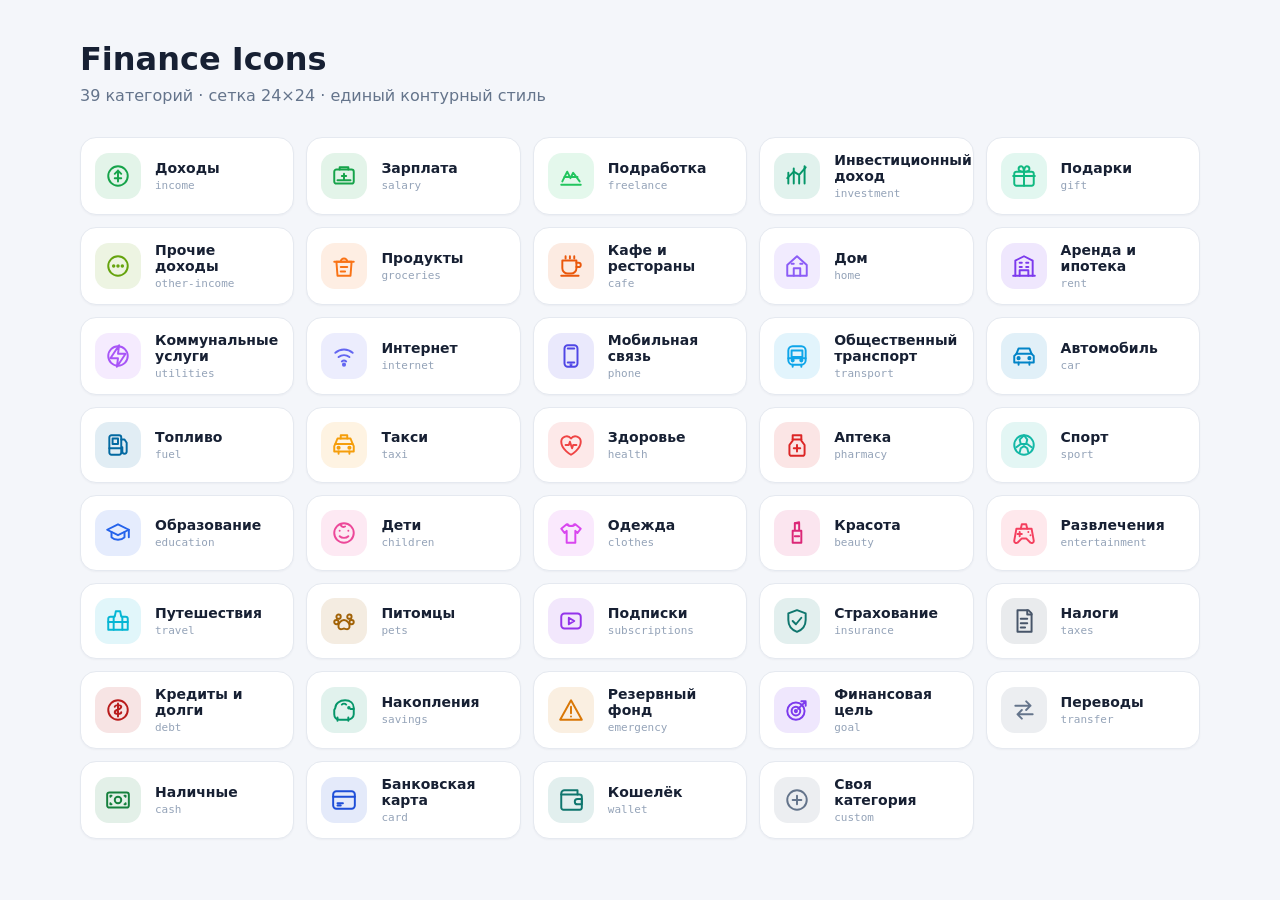
<file: finance-icons/preview.html>
<!doctype html><html lang="ru"><head><meta charset="utf-8"><meta name="viewport" content="width=device-width,initial-scale=1"><title>Finance Icons</title><style>
:root{font-family:Inter,system-ui,sans-serif;color:#172033;background:#f4f6fa}*{box-sizing:border-box}body{margin:0;padding:40px}.wrap{max-width:1120px;margin:auto}h1{margin:0 0 8px;font-size:32px}.sub{margin:0 0 32px;color:#64748b}.grid{display:grid;grid-template-columns:repeat(auto-fill,minmax(210px,1fr));gap:12px}.card{display:flex;align-items:center;gap:14px;padding:14px;background:white;border:1px solid #e5e9f0;border-radius:16px;box-shadow:0 1px 2px #0f172a0a}.icon{display:grid;place-items:center;width:46px;height:46px;border-radius:14px;background:color-mix(in srgb,var(--c) 12%,white);color:var(--c);flex:0 0 auto}.icon svg{width:26px;height:26px}.name{font-size:14px;font-weight:650}.id{margin-top:3px;font:11px ui-monospace,monospace;color:#94a3b8}@media(max-width:600px){body{padding:20px}.grid{grid-template-columns:1fr}}
</style></head><body><main class="wrap"><h1>Finance Icons</h1><p class="sub">39 категорий · сетка 24×24 · единый контурный стиль</p><section class="grid" id="grid"></section></main><script>
fetch('./categories.json').then(r=>r.json()).then(items=>{document.querySelector('#grid').innerHTML=items.map(x=>`<article class="card" style="--c:${x.color}"><span class="icon"><svg aria-hidden="true"><use href="./finance-icons.svg#fi-${x.id}"></use></svg></span><span><div class="name">${x.label}</div><div class="id">${x.id}</div></span></article>`).join('')})
</script></body></html>
</file>
<file: styles.css>
:root {
  --bg: #f4f7fb;
  --bg-soft: #eef3f9;
  --card: #ffffff;
  --text: #172033;
  --muted: #6d7b92;
  --line: #e4ebf3;
  --accent: #5f63f2;
  --accent-2: #eef0ff;
  --good: #198754;
  --bad: #dc4c64;
  --dark: #101828;
  --dark-2: #1d2436;
  --shadow: 0 12px 32px rgba(21, 35, 66, 0.08);
  --radius-lg: 22px;
  --radius-md: 16px;
  --radius-sm: 12px;
}

* { box-sizing: border-box; }
html, body { width: 100%; overflow-x: hidden; }
body {
  margin: 0;
  font: 15px/1.45 Inter, "Segoe UI", Arial, sans-serif;
  background: var(--bg);
  color: var(--text);
}
img { max-width: 100%; display: block; }
button, input, select, textarea { font: inherit; }
button {
  border: 1px solid var(--line);
  background: #fff;
  color: var(--text);
  border-radius: 12px;
  padding: 10px 14px;
  cursor: pointer;
  transition: transform .15s ease, box-shadow .15s ease, border-color .15s ease;
}
button:hover { transform: translateY(-1px); box-shadow: 0 8px 16px rgba(20, 30, 50, 0.06); }
button.primary { background: var(--accent); border-color: var(--accent); color: #fff; }
button.ghost { background: transparent; }
input, select, textarea {
  width: 100%;
  border: 1px solid var(--line);
  background: #fff;
  color: var(--text);
  border-radius: 12px;
  padding: 12px 14px;
}
textarea { resize: vertical; }

.app {
  display: flex;
  flex-direction: column;
  min-height: 100vh;
  width: 100%;
}

.sidebar {
  position: sticky;
  top: 0;
  z-index: 40;
  background: rgba(255,255,255,.96);
  backdrop-filter: blur(14px);
  border-bottom: 1px solid var(--line);
  padding: env(safe-area-inset-top) 14px 12px;
}

.brand {
  display: flex;
  align-items: center;
  gap: 12px;
  padding: 8px 2px 12px;
}
.brand-logo-image {
  width: 52px;
  height: 52px;
  border-radius: 16px;
  box-shadow: 0 10px 18px rgba(28, 48, 84, 0.15);
  flex: none;
}
.brand-copy strong,
.brand-copy span { display: block; }
.brand-copy strong { font-size: 18px; }
.brand-copy span { font-size: 13px; color: var(--muted); }

.nav {
  display: flex;
  gap: 10px;
  overflow-x: auto;
  overscroll-behavior-x: contain;
  padding: 2px 0 6px;
  scrollbar-width: none;
}
.nav::-webkit-scrollbar { display: none; }
.nav button {
  min-width: 86px;
  padding: 10px 10px;
  border-radius: 16px;
  display: flex;
  flex-direction: column;
  align-items: center;
  justify-content: center;
  gap: 7px;
  text-align: center;
  flex: 0 0 auto;
  background: #f8fafe;
}
.nav button.active {
  border-color: #cfd8ff;
  background: linear-gradient(180deg, #f5f7ff 0%, #edf1ff 100%);
  color: var(--accent);
}
.nav-icon {
  width: 26px;
  height: 26px;
  border-radius: 8px;
}
.nav-label {
  font-size: 11px;
  line-height: 1.15;
  white-space: normal;
}

.side-card {
  margin-top: 10px;
  background: linear-gradient(135deg, #172033 0%, #28324a 100%);
  color: #fff;
  border-radius: 18px;
  padding: 14px 16px;
}
.side-card span,
.side-card strong,
.side-card small { display: block; }
.side-card strong { font-size: 28px; line-height: 1.1; margin: 4px 0; }
.side-card small { color: rgba(255,255,255,.72); }

.main {
  width: 100%;
  min-width: 0;
  padding: 16px 14px 24px;
}

.topbar {
  display: grid;
  gap: 14px;
  margin-bottom: 16px;
}
.topbar h1 { margin: 0; font-size: 28px; line-height: 1.1; }
.topbar p { margin: 6px 0 0; color: var(--muted); }
.top-actions {
  display: grid;
  grid-template-columns: 1fr 1fr;
  gap: 10px;
}
.top-actions input { grid-column: 1 / -1; }

.view { display: none; }
.view.active { display: block; }

.hero-card,
.panel,
.card,
.metric {
  background: var(--card);
  border: 1px solid var(--line);
  border-radius: var(--radius-lg);
  box-shadow: var(--shadow);
}
.hero-card {
  padding: 20px;
  background: linear-gradient(135deg, #0b4261 0%, #0f766e 58%, #159a8c 100%);
  color: #fff;
  margin-bottom: 16px;
  display: grid;
  gap: 14px;
}
.hero-main span,
.hero-main small { opacity: .9; }
.hero-card h2 {
  margin: 6px 0;
  font-size: clamp(34px, 7vw, 42px);
  line-height: 1.05;
}
.hero-stats {
  display: grid;
  grid-template-columns: 1fr;
  gap: 10px;
}
.hero-stats > div {
  background: rgba(255,255,255,.14);
  border: 1px solid rgba(255,255,255,.15);
  border-radius: 16px;
  padding: 14px 16px;
}
.hero-stats span,
.hero-stats strong { display: block; }
.hero-stats strong { font-size: 20px; margin-top: 5px; color: #fff; }

.dashboard-grid,
.report-grid,
.cards-grid,
.metric-grid,
.upload-grid {
  display: grid;
  grid-template-columns: 1fr;
  gap: 14px;
}
.shopping-grid { grid-template-columns: 1fr; }
.metric-grid { margin-bottom: 14px; }
.metric-grid.three { grid-template-columns: 1fr; }
.metric {
  padding: 18px;
}
.metric span,
.metric strong,
.metric small { display: block; }
.metric strong { font-size: 26px; margin: 5px 0; }
.good { color: var(--good) !important; }
.bad { color: var(--bad) !important; }

.panel {
  padding: 18px;
  min-width: 0;
}
.panel-head,
.page-actions,
.report-toolbar,
.drill-toolbar {
  display: flex;
  align-items: flex-start;
  justify-content: space-between;
  gap: 12px;
  flex-wrap: wrap;
}
.panel-head { margin-bottom: 14px; }
.panel-head h2,
.page-actions h2,
.report-toolbar h2 {
  margin: 0;
  font-size: 19px;
}
.panel-head p,
.page-actions p,
.report-toolbar p {
  margin: 4px 0 0;
  color: var(--muted);
}
.page-actions { margin-bottom: 14px; }

.stack { display: grid; gap: 10px; }
.row {
  display: flex;
  align-items: center;
  justify-content: space-between;
  gap: 12px;
  padding: 12px 0;
  border-bottom: 1px solid var(--line);
}
.row:last-child { border-bottom: 0; }
.row small {
  display: block;
  color: var(--muted);
  margin-top: 4px;
}
.drill-card {
  cursor: pointer;
  border-radius: 14px;
  padding-inline: 8px;
}
.drill-card:hover { background: #f7f8ff; }

.cards-grid { align-items: start; }
.card {
  padding: 18px;
}
.card h3 { margin: 0; font-size: 18px; }
.card p { margin: 8px 0 0; color: var(--muted); }
.card > strong { display: block; font-size: 25px; margin-top: 14px; }
.open-hint {
  display: inline-block;
  color: var(--accent);
  margin-top: 12px;
  font-weight: 600;
}
.account-card,
.category-card {
  cursor: pointer;
}
.account-card:hover,
.category-card:hover {
  transform: translateY(-2px);
  border-color: #d6ddff;
}
.account-card-title,
.category-card-title {
  display: flex;
  align-items: center;
  gap: 10px;
}

.filters {
  display: grid;
  grid-template-columns: 1fr 1fr;
  gap: 10px;
  margin-bottom: 14px;
}
.filters > *:last-child { grid-column: 1 / -1; }

.table-wrap {
  width: 100%;
  overflow-x: auto;
  overflow-y: hidden;
  -webkit-overflow-scrolling: touch;
  border-radius: 14px;
}
table {
  width: 100%;
  min-width: 680px;
  border-collapse: collapse;
}
th {
  text-align: left;
  font-size: 12px;
  text-transform: uppercase;
  letter-spacing: .04em;
  color: var(--muted);
  padding: 10px;
  background: #fafbfd;
  position: sticky;
  top: 0;
}
td {
  padding: 12px 10px;
  border-top: 1px solid var(--line);
  vertical-align: top;
}
tr.clickable-row { cursor: pointer; }
tr.clickable-row:hover { background: #f7f8fe; }
.amount { text-align: right; white-space: nowrap; }

.histogram {
  display: flex;
  align-items: end;
  gap: 8px;
  height: 180px;
  overflow: hidden;
}
.histogram-bar {
  flex: 1;
  min-width: 12px;
  display: flex;
  flex-direction: column;
  justify-content: end;
  align-items: center;
}
.histogram-bar i {
  width: 100%;
  background: linear-gradient(180deg, #9487f5 0%, #5f63f2 100%);
  border-radius: 8px 8px 2px 2px;
}
.histogram-bar span {
  margin-top: 6px;
  font-size: 10px;
  color: var(--muted);
  transform: rotate(-35deg);
  transform-origin: top left;
}
.bar {
  height: 7px;
  background: #eef2f7;
  border-radius: 999px;
  overflow: hidden;
  margin-top: 9px;
}
.bar i {
  display: block;
  height: 100%;
  background: var(--accent);
  border-radius: 999px;
}
.tag {
  display: inline-flex;
  align-items: center;
  justify-content: center;
  background: var(--accent-2);
  color: var(--accent);
  padding: 6px 10px;
  border-radius: 999px;
  font-size: 12px;
}

.category-pill,
.account-pill,
.project-pill,
.store-pill {
  display: inline-flex;
  align-items: center;
  gap: 8px;
}
.category-icon,
.bank-icon,
.store-icon {
  width: 28px;
  height: 28px;
  border-radius: 10px;
  display: inline-grid;
  place-items: center;
  color: #fff;
  background: var(--cat-bg, #667085);
  font-size: 11px;
  font-weight: 700;
  flex: none;
}
.bank-icon { background: var(--bank-bg, #64748b); color: var(--bank-fg, #fff); }
.store-icon { background: var(--store-bg, #64748b); color: var(--store-fg, #fff); }
.category-icon svg { width: 17px; height: 17px; fill: none; stroke: currentColor; stroke-width: 1.8; }

.upload-card {
  border: 1px dashed #cfd8ff;
  background: #f8f9ff;
  border-radius: 18px;
  padding: 16px;
  cursor: pointer;
}
.upload-card strong,
.upload-card span { display: block; }
.upload-card span { color: var(--muted); margin: 6px 0 12px; }
.upload-card input { width: 100%; }
.import-panel textarea {
  min-height: 110px;
  margin-top: 14px;
}
.import-result {
  margin-top: 14px;
  padding: 14px;
  border-radius: 14px;
  background: #f0f2ff;
  color: #4450a8;
}

.app-footer {
  display: flex;
  flex-wrap: wrap;
  justify-content: flex-start;
  gap: 8px;
  color: var(--muted);
  margin-top: 18px;
  padding-bottom: calc(8px + env(safe-area-inset-bottom));
}

/* dialogs */
dialog {
  border: 0;
  border-radius: 22px;
  padding: 0;
  width: min(96vw, 760px);
  max-height: 88vh;
  box-shadow: 0 28px 72px rgba(18, 26, 44, 0.28);
}
dialog::backdrop { background: rgba(11, 18, 32, 0.48); }
dialog header {
  display: flex;
  align-items: flex-start;
  justify-content: space-between;
  gap: 16px;
  padding: 18px 18px 16px;
  border-bottom: 1px solid var(--line);
}
dialog header h2 { margin: 0; }
dialog header p { margin: 4px 0 0; color: var(--muted); }
dialog header button {
  padding: 2px 8px;
  border: 0;
  background: transparent;
  font-size: 24px;
  box-shadow: none;
}
dialog form { padding-bottom: 18px; }
dialog form > label {
  display: grid;
  gap: 6px;
  padding: 8px 18px;
}
dialog menu {
  display: flex;
  justify-content: flex-end;
  gap: 10px;
  padding: 12px 18px 0;
}
.detail-row {
  display: flex;
  justify-content: space-between;
  gap: 18px;
  padding: 11px 18px;
  border-bottom: 1px solid var(--line);
}
.detail-row span { color: var(--muted); }
.drill-dialog { width: min(96vw, 960px); }
.drill-toolbar {
  padding: 14px 18px;
  border-bottom: 1px solid var(--line);
}
.timeline {
  padding: 0 18px 18px;
  max-height: 62vh;
  overflow: auto;
}
.timeline-item {
  display: grid;
  grid-template-columns: 84px 1fr auto;
  gap: 12px;
  align-items: center;
  padding: 14px 4px;
  border-bottom: 1px solid var(--line);
  cursor: pointer;
}
.timeline-item:hover { background: #fafbff; }
.timeline-date { color: var(--muted); }
.timeline-main small {
  display: flex;
  gap: 8px;
  flex-wrap: wrap;
  margin-top: 6px;
}
.empty-state {
  padding: 28px;
  text-align: center;
  color: var(--muted);
}

@media (min-width: 720px) {
  .main { padding: 20px 18px 28px; }
  .hero-stats { grid-template-columns: repeat(3, 1fr); }
  .metric-grid { grid-template-columns: repeat(2, 1fr); }
  .metric-grid.three { grid-template-columns: repeat(3, 1fr); }
  .cards-grid { grid-template-columns: repeat(2, minmax(0, 1fr)); }
  .dashboard-grid,
  .report-grid,
  .shopping-grid { grid-template-columns: repeat(2, minmax(0, 1fr)); }
  .filters { grid-template-columns: repeat(4, minmax(0, 1fr)); }
  .filters > *:last-child { grid-column: auto; }
  .upload-grid { grid-template-columns: repeat(3, minmax(0, 1fr)); }
  .top-actions { grid-template-columns: 1fr auto auto; align-items: center; }
  .top-actions input { grid-column: auto; }
}

@media (min-width: 1024px) {
  .app {
    display: grid;
    grid-template-columns: 280px minmax(0, 1fr);
    align-items: start;
  }
  .sidebar {
    position: sticky;
    top: 0;
    height: 100vh;
    overflow-y: auto;
    padding: 24px 18px;
    background: linear-gradient(180deg, #172033 0%, #1f2840 100%);
    border-bottom: 0;
    color: #fff;
  }
  .brand { padding: 0; margin-bottom: 24px; }
  .brand-copy span { color: rgba(255,255,255,.68); }
  .nav {
    display: grid;
    gap: 8px;
    overflow: visible;
    padding: 0;
  }
  .nav button {
    width: 100%;
    min-width: 0;
    flex-direction: row;
    justify-content: flex-start;
    text-align: left;
    padding: 11px 12px;
    background: transparent;
    color: #c6cfdf;
    border-color: transparent;
  }
  .nav button.active,
  .nav button:hover {
    background: rgba(255,255,255,.08);
    color: #fff;
    border-color: rgba(255,255,255,.08);
    box-shadow: none;
  }
  .nav-icon { width: 24px; height: 24px; }
  .nav-label { font-size: 14px; }
  .side-card {
    margin-top: 20px;
    background: rgba(255,255,255,.08);
  }
  .main { padding: 26px 28px 30px; }
  .topbar {
    grid-template-columns: minmax(0, 1fr) auto;
    align-items: center;
    margin-bottom: 22px;
  }
  .dashboard-grid {
    grid-template-columns: minmax(0, 1.25fr) minmax(0, 1fr);
    align-items: start;
  }
  .dashboard-grid .wide {
    grid-column: 1 / -1;
    order: 3;
  }
  .report-grid,
  .shopping-grid { grid-template-columns: repeat(2, minmax(0, 1fr)); }
  .cards-grid { grid-template-columns: repeat(3, minmax(0, 1fr)); }
}

@media (max-width: 520px) {
  .main { padding: 14px 12px 22px; }
  .topbar h1 { font-size: 25px; }
  .top-actions { grid-template-columns: 1fr; }
  .top-actions input { grid-column: auto; }
  .filters { grid-template-columns: 1fr; }
  .report-toolbar,
  .drill-toolbar,
  .panel-head,
  .page-actions { flex-direction: column; align-items: stretch; }
  .timeline-item {
    grid-template-columns: 1fr;
    gap: 6px;
  }
  .timeline-item > b,
  .timeline-item > .timeline-date,
  .timeline-item > .timeline-main { grid-column: auto; }
  dialog { width: min(96vw, 560px); }
}

/* Category image assets */
.category-icon--asset {
  width: 38px;
  height: 38px;
  padding: 0;
  overflow: hidden;
  border-radius: 12px;
  background: #063a52;
  box-shadow: 0 5px 12px rgba(10, 35, 60, .16);
}
.category-icon--asset img {
  width: 100%;
  height: 100%;
  object-fit: cover;
  display: block;
}
.category-icon--asset.category-icon--missing::after {
  content: "•";
  color: #fff;
  font-size: 20px;
}
.category-card-title .category-icon--asset {
  width: 52px;
  height: 52px;
  border-radius: 16px;
}

/* Mobile transaction cards: tables never widen the app viewport */
@media (max-width: 700px) {
  #dashboard .table-wrap,
  #transactions .table-wrap,
  #alimony .table-wrap {
    overflow: visible;
  }
  #dashboard table,
  #transactions table,
  #alimony table {
    min-width: 0;
    width: 100%;
  }
  #dashboard thead,
  #transactions thead,
  #alimony thead {
    display: none;
  }
  #latestRows,
  #transactionRows,
  #alimonyRows {
    display: grid;
    gap: 10px;
  }
  #latestRows tr,
  #transactionRows tr,
  #alimonyRows tr {
    display: grid;
    grid-template-columns: minmax(0, 1fr) auto;
    gap: 6px 12px;
    width: 100%;
    padding: 13px;
    border: 1px solid var(--line);
    border-radius: 15px;
    background: #fff;
    box-shadow: 0 6px 16px rgba(21,35,66,.05);
  }
  #latestRows td,
  #transactionRows td,
  #alimonyRows td {
    display: block;
    min-width: 0;
    padding: 0;
    border: 0;
    overflow-wrap: anywhere;
  }
  #latestRows td:nth-child(2),
  #transactionRows td:nth-child(2),
  #alimonyRows td:nth-child(2) {
    grid-column: 1;
    grid-row: 1;
    font-weight: 700;
  }
  #latestRows td:last-child,
  #transactionRows td:last-child,
  #alimonyRows td:last-child {
    grid-column: 2;
    grid-row: 1;
    text-align: right;
    font-weight: 800;
    white-space: nowrap;
  }
  #latestRows td:first-child,
  #transactionRows td:first-child,
  #alimonyRows td:first-child {
    grid-column: 1 / -1;
    color: var(--muted);
    font-size: 12px;
  }
  #latestRows td:nth-child(n+3):not(:last-child),
  #transactionRows td:nth-child(n+3):not(:last-child),
  #alimonyRows td:nth-child(n+3):not(:last-child) {
    grid-column: 1 / -1;
    font-size: 13px;
  }
}

/* User-friendly operations */
.transactions-head{display:flex;justify-content:space-between;align-items:center;gap:12px;margin-bottom:14px;padding-bottom:12px;border-bottom:1px solid var(--line)}
.transactions-head small{display:block;color:var(--muted);margin-top:3px}
.transaction-list{display:grid;gap:10px}
.transaction-card{display:grid;grid-template-columns:auto minmax(0,1fr) auto;gap:12px;align-items:center;padding:14px;border:1px solid var(--line);border-radius:16px;background:#fff;cursor:pointer;min-width:0}
.transaction-card:hover{border-color:#cfd8ff;background:#fafbff;transform:translateY(-1px)}
.transaction-card-icon .category-icon{width:42px;height:42px;border-radius:13px}
.transaction-card-main{min-width:0}
.transaction-card-top{display:flex;justify-content:space-between;align-items:flex-start;gap:12px}
.transaction-card-top strong{min-width:0;overflow-wrap:anywhere}
.transaction-card-amount{white-space:nowrap;font-size:16px}
.transfer-amount{color:var(--accent)}
.transaction-card-meta,.transaction-card-tags{display:flex;flex-wrap:wrap;gap:6px 10px;margin-top:7px;color:var(--muted);font-size:12px}
.transaction-card-meta span:not(:last-child)::after{content:'•';margin-left:10px;color:#c4ccda}
.transaction-chevron{font-size:28px;color:#a5afc1}
.soft-pill{display:inline-flex;align-items:center;padding:4px 8px;border-radius:999px;background:#f1f4f8;color:#5f6b7d}

/* Report charts */
.report-chart-grid{display:grid;grid-template-columns:1fr;gap:14px;margin-bottom:14px}
.chart-panel{min-width:0}
.full-chart{grid-column:1/-1}
.donut-layout{display:grid;grid-template-columns:minmax(150px,220px) 1fr;gap:18px;align-items:center}
.donut-chart{aspect-ratio:1;border-radius:50%;position:relative;display:grid;place-items:center;max-width:220px;width:100%;margin:auto}
.donut-chart::after{content:'';position:absolute;inset:24%;background:#fff;border-radius:50%;box-shadow:0 2px 10px rgba(20,30,50,.08)}
.donut-chart>div{position:relative;z-index:2;text-align:center;display:grid;gap:2px}
.donut-chart strong{font-size:18px}
.donut-chart span{font-size:12px;color:var(--muted)}
.chart-legend{display:grid;gap:7px}
.legend-row{display:grid;grid-template-columns:auto 1fr auto;align-items:center;gap:8px;border:0;padding:5px 0;background:transparent;text-align:left;box-shadow:none}
.legend-row i{width:10px;height:10px;border-radius:50%}
.legend-row span{overflow:hidden;text-overflow:ellipsis;white-space:nowrap}
.comparison-chart{height:240px;display:grid;grid-template-columns:1fr 1fr;gap:24px;align-items:end;padding:8px 10px 0}
.comparison-column{height:100%;display:grid;grid-template-rows:auto 1fr auto;gap:8px;text-align:center}
.comparison-value{font-weight:700;font-size:13px}
.comparison-track{height:100%;display:flex;align-items:flex-end;justify-content:center;background:#f4f6fa;border-radius:14px;padding:6px}
.comparison-track i{width:min(70px,80%);border-radius:10px 10px 6px 6px;display:block}
.comparison-track i.income{background:linear-gradient(#3ccf91,#198754)}
.comparison-track i.expense{background:linear-gradient(#f47b8e,#dc4c64)}
.line-chart{width:100%;overflow-x:auto}
.line-chart svg{width:100%;min-width:640px;height:auto;display:block}
.chart-axis{stroke:#dfe5ee;stroke-width:2}
.chart-line{fill:none;stroke-width:4;stroke-linecap:round;stroke-linejoin:round}
.income-line{stroke:#198754}.expense-line{stroke:#dc4c64}
.income-point{fill:#198754}.expense-point{fill:#dc4c64}
.chart-labels{font-size:12px;fill:#748096}
.line-legend{display:flex;justify-content:center;gap:18px;margin-top:6px;color:var(--muted);font-size:12px}
.line-legend i{width:10px;height:10px;border-radius:50%;display:inline-block;margin-right:6px}
.income-dot{background:#198754}.expense-dot{background:#dc4c64}
.horizontal-bars{display:grid;gap:10px}
.account-bar{display:grid;grid-template-columns:minmax(130px,220px) minmax(100px,1fr) auto;align-items:center;gap:12px;border:0;background:transparent;padding:5px 0;box-shadow:none;text-align:left}
.account-bar>div{height:10px;background:#eef2f7;border-radius:999px;overflow:hidden}
.account-bar>div i{display:block;height:100%;background:linear-gradient(90deg,#5f63f2,#8d79f7);border-radius:999px}
.account-bar b{white-space:nowrap}

@media(min-width:760px){.report-chart-grid{grid-template-columns:1fr 1fr}}
@media(max-width:600px){
  .transactions-panel{padding:12px}
  .transaction-card{padding:12px 10px;grid-template-columns:auto minmax(0,1fr)}
  .transaction-chevron{display:none}
  .transaction-card-top{display:grid;gap:4px}
  .transaction-card-amount{font-size:17px}
  .transaction-card-meta span::after{display:none}
  .donut-layout{grid-template-columns:1fr}
  .chart-legend{grid-template-columns:1fr 1fr}
  .account-bar{grid-template-columns:1fr auto}
  .account-bar>div{grid-column:1/-1;grid-row:2}
}

/* Кассовый чек по QR */
.receipt-dialog{width:min(96vw,760px)}
.receipt-dialog form{padding-bottom:0}
.receipt-summary{display:grid;grid-template-columns:1fr 1fr;gap:12px;padding:16px 18px;background:#f7f9fc;border-bottom:1px solid var(--line)}
.receipt-summary div{background:#fff;border:1px solid var(--line);border-radius:14px;padding:12px}
.receipt-summary span,.receipt-summary strong{display:block}
.receipt-summary span{font-size:12px;color:var(--muted)}
.receipt-summary strong{font-size:20px;margin-top:3px}
.receipt-fiscal-card,.receipt-items-section{margin:12px 18px;padding:14px;border:1px solid var(--line);border-radius:16px;background:#fafbfd}
.receipt-fiscal-card h3,.receipt-items-section h3{margin:0 0 10px}
.receipt-fiscal-grid{display:grid;grid-template-columns:1fr 1fr;gap:10px}
.receipt-fiscal-grid label{display:grid;gap:5px;font-size:12px;color:var(--muted)}
.receipt-fiscal-grid input{padding:9px 10px;background:#f1f4f8}
.receipt-items{display:grid;gap:9px}
.receipt-item{display:grid;grid-template-columns:minmax(0,1fr) 90px 42px;gap:8px;align-items:center}
.receipt-item button{padding:9px;color:var(--bad)}
.receipt-actions{position:sticky;bottom:0;display:flex;justify-content:flex-end;gap:9px;flex-wrap:wrap;padding:14px 18px;background:#fff;border-top:1px solid var(--line)}
.receipt-upload-card{background:linear-gradient(135deg,#f0fffb,#f6f8ff);border-style:solid}
@media(max-width:520px){.receipt-summary,.receipt-fiscal-grid{grid-template-columns:1fr}.receipt-item{grid-template-columns:minmax(0,1fr) 82px 40px}.receipt-actions button{flex:1}.receipt-actions #copyReceiptQr{flex-basis:100%}}
.import-head-actions{display:flex;gap:8px;flex-wrap:wrap}

/* QR check integration and path-independent icon fixes */
.brand-logo-image,
.nav-icon {
  object-fit: contain;
  display: block;
}
.brand-logo-image {
  width: 76px;
  height: 76px;
  border-radius: 22px;
}
.nav-icon {
  width: 42px;
  height: 42px;
  margin: 0 auto 6px;
}
.tx-quick-actions {
  display: grid;
  grid-template-columns: 1fr 1fr;
  gap: 10px;
  margin: 4px 0 8px;
}
.receipt-scan-button {
  background: linear-gradient(135deg, #0b4261, #0f766e);
  color: #fff;
  border: 0;
}
.field-hint {
  margin: 0 0 12px;
  color: #64748b;
  font-size: 13px;
  line-height: 1.4;
}
.qr-paste-dialog {
  width: min(92vw, 560px);
}
.qr-paste-dialog textarea {
  width: 100%;
  resize: vertical;
  min-height: 130px;
}
.qr-photo-fallback {
  margin: 12px 0;
  padding: 12px;
  border: 1px dashed #94a3b8;
  border-radius: 16px;
  background: #f8fafc;
}
.qr-photo-fallback img {
  width: 100%;
  max-height: 260px;
  object-fit: contain;
  border-radius: 12px;
  background: #fff;
}
.qr-photo-fallback p {
  margin: 10px 0 0;
  color: #475569;
  font-size: 14px;
}
@media (max-width: 560px) {
  .tx-quick-actions { grid-template-columns: 1fr; }
  .brand-logo-image { width: 68px; height: 68px; }
  .nav-icon { width: 38px; height: 38px; }
}

.receipt-native-scan {
  width: 100%;
  margin: 12px 0;
  min-height: 52px;
  border-radius: 16px;
}

.backup-hero{display:grid;grid-template-columns:minmax(0,1fr) minmax(220px,320px);gap:24px;align-items:center;margin-bottom:18px}
.backup-hero h2{margin:4px 0 8px}.backup-hero p{margin:0;color:#64748b;max-width:760px}
.eyebrow{color:#0f766e;font-size:12px;font-weight:800;letter-spacing:.08em;text-transform:uppercase}
.backup-status{padding:18px;border-radius:18px;background:linear-gradient(135deg,#eff8ff,#ecfdf5)}
.backup-status span,.backup-status small{display:block;color:#64748b}.backup-status strong{display:block;margin:5px 0;font-size:18px}
.backup-grid{align-items:stretch}.backup-card{display:flex;flex-direction:column;gap:10px}.backup-card p{flex:1;color:#64748b}
.backup-card-icon{font-size:34px}.backup-note{display:block;padding:12px;border-radius:12px;background:#f8fafc;color:#475569;font-size:13px;line-height:1.4}
.restore-dialog{width:min(92vw,620px)}.restore-summary{display:grid;grid-template-columns:repeat(4,1fr);gap:10px;margin:16px 0}
.restore-summary>div{padding:14px;border-radius:14px;background:#f1f5f9;text-align:center}.restore-summary span{display:block;color:#64748b;font-size:12px}
.restore-summary strong{font-size:22px}.restore-warning{padding:14px;border-radius:14px;background:#fff7ed;color:#9a3412}
.restore-warning p{margin:5px 0 0}.danger-soft{background:#b91c1c!important}
@media(max-width:700px){.backup-hero{grid-template-columns:1fr}.restore-summary{grid-template-columns:repeat(2,1fr)}}

/* Faster transaction list */
.transaction-card--light {
  content-visibility: auto;
  contain-intrinsic-size: 92px;
  contain: layout paint style;
}
.transaction-card-tags--text {
  min-width: 0;
}
.transaction-card-tags--text .soft-pill {
  max-width: 220px;
  overflow: hidden;
  text-overflow: ellipsis;
  white-space: nowrap;
}
#transactionRows {
  min-height: 120px;
}
#showAllTransactions[hidden] {
  display: none !important;
}

.nav-icon-emoji{
  display:grid!important;place-items:center;width:42px;height:42px;margin:0 auto 6px;
  border-radius:14px;background:linear-gradient(135deg,#e0f2fe,#dcfce7);
  color:#075985;font-size:22px;font-weight:900
}
.category-type-section{margin-bottom:24px}
.category-count{display:grid;place-items:center;min-width:38px;height:38px;border-radius:12px;background:#fee2e2;color:#991b1b;font-weight:800}
.category-count.income-count{background:#dcfce7;color:#166534}
.category-card{position:relative}
.category-card--income{border-color:#bbf7d0;background:linear-gradient(180deg,#fff,#f0fdf4)}
.category-type-badge{position:absolute;right:14px;top:14px;padding:5px 9px;border-radius:999px;background:#f1f5f9;color:#475569;font-size:11px;font-weight:800}
.category-card--income .category-type-badge{background:#dcfce7;color:#166534}

.finance-metrics{display:grid;grid-template-columns:repeat(3,minmax(0,1fr));gap:14px;margin-bottom:18px}
.finance-product-grid{display:grid;grid-template-columns:repeat(auto-fit,minmax(280px,1fr));gap:14px}
.finance-product-card{padding:18px;border:1px solid #dbe5ec;border-radius:20px;background:#fff;box-shadow:0 8px 24px rgba(15,23,42,.05)}
.finance-product-card-head{display:flex;justify-content:space-between;gap:12px}
.finance-product-card-head h3{margin:6px 0 2px}.finance-product-card-head p{margin:0;color:#64748b}
.finance-product-type{display:inline-flex;padding:5px 9px;border-radius:999px;font-size:11px;font-weight:900}
.finance-product-type.loan{background:#fee2e2;color:#991b1b}.finance-product-type.deposit{background:#dcfce7;color:#166534}
.finance-product-values{display:grid;grid-template-columns:repeat(2,minmax(0,1fr));gap:10px;margin-top:16px}
.finance-product-values>div{padding:12px;border-radius:14px;background:#f8fafc}
.finance-product-values span{display:block;color:#64748b;font-size:12px}.finance-product-values strong{display:block;margin-top:4px}
.icon-button{border:0;background:#f1f5f9;width:34px;height:34px;border-radius:10px;font-size:20px}
.planned-payment-list{display:grid;gap:9px}
.planned-payment-row{display:flex;justify-content:space-between;gap:16px;align-items:center;padding:13px 15px;border-radius:15px;background:#f8fafc}
.planned-payment-row small{display:block;color:#64748b;margin-top:3px}
.finance-product-dialog{width:min(94vw,760px)}
.finance-form-grid{display:grid;grid-template-columns:repeat(2,minmax(0,1fr));gap:12px}
.finance-calculation-preview{display:grid;grid-template-columns:repeat(4,minmax(0,1fr));gap:10px;margin:16px 0}
.finance-calculation-preview>div{padding:12px;border-radius:14px;background:linear-gradient(135deg,#eff6ff,#ecfdf5)}
.finance-calculation-preview span{display:block;color:#64748b;font-size:12px}.finance-calculation-preview strong{display:block;margin-top:5px}
[hidden]{display:none!important}
@media(max-width:720px){
  .finance-metrics{grid-template-columns:1fr}
  .finance-form-grid{grid-template-columns:1fr}
  .finance-calculation-preview{grid-template-columns:repeat(2,1fr)}
}

.insurance-nav-icon{background:linear-gradient(135deg,#ede9fe,#dbeafe)!important;color:#5b21b6!important}
.insurance-metrics{display:grid;grid-template-columns:repeat(3,minmax(0,1fr));gap:14px;margin-bottom:18px}
.insurance-filter-row{display:flex;gap:12px;flex-wrap:wrap;margin-bottom:18px}
.insurance-filter-row label{min-width:180px}
.insurance-grid{display:grid;grid-template-columns:repeat(auto-fit,minmax(300px,1fr));gap:14px}
.insurance-card{padding:18px;border:1px solid #dbe5ec;border-radius:20px;background:#fff;box-shadow:0 8px 24px rgba(15,23,42,.05)}
.insurance-card--expiring{border-color:#fdba74;background:linear-gradient(180deg,#fff,#fff7ed)}
.insurance-card--expired{opacity:.76;background:#f8fafc}
.insurance-card-head{display:flex;justify-content:space-between;gap:12px}
.insurance-card-head h3{margin:7px 0 3px}.insurance-card-head p{margin:0;color:#64748b}
.insurance-status{display:inline-flex;padding:5px 9px;border-radius:999px;font-size:11px;font-weight:900}
.insurance-status.active{background:#dcfce7;color:#166534}
.insurance-status.expiring{background:#ffedd5;color:#9a3412}
.insurance-status.expired{background:#e2e8f0;color:#475569}
.insurance-card-body{display:grid;grid-template-columns:repeat(3,minmax(0,1fr));gap:10px;margin-top:16px}
.insurance-card-body>div{padding:12px;border-radius:14px;background:#f8fafc}
.insurance-card-body span,.insurance-card-body small{display:block;color:#64748b;font-size:12px}
.insurance-card-body strong{display:block;margin:4px 0}
.insurance-card-actions{display:flex;gap:10px;justify-content:flex-end;align-items:center;margin-top:14px}
.insurance-dialog{width:min(94vw,820px)}
.insurance-form-grid{display:grid;grid-template-columns:repeat(2,minmax(0,1fr));gap:12px}
.insurance-file-field{grid-column:span 2}
.file-hint{display:block;margin-top:6px;color:#64748b;font-size:12px}
.insurance-auto-note{padding:12px 14px;border-radius:14px;background:#eff6ff;color:#1e3a8a;margin-top:14px}
.muted{color:#94a3b8;font-size:13px}
@media(max-width:720px){
  .insurance-metrics{grid-template-columns:1fr}
  .insurance-form-grid{grid-template-columns:1fr}
  .insurance-file-field{grid-column:span 1}
  .insurance-card-body{grid-template-columns:1fr}
}


/* Dashboard period, alerts, transactions and category redesign */
.hero-topbar{display:flex;justify-content:space-between;align-items:flex-start;gap:16px;flex-wrap:wrap}
.hero-period-select{display:grid;gap:6px;font-size:12px;font-weight:700;letter-spacing:.02em;color:rgba(255,255,255,.92)}
.hero-period-select select{min-width:180px;background:rgba(255,255,255,.16);color:#fff;border:1px solid rgba(255,255,255,.22)}
.hero-period-select select option{color:#0f172a}
.hero-stats small{display:block;margin-top:4px;color:rgba(255,255,255,.82)}
.hero-mini-chart{display:grid;grid-template-columns:repeat(auto-fit,minmax(40px,1fr));gap:8px;align-items:end;min-height:110px}
.hero-mini-chart .histogram-bar{display:grid;grid-template-rows:1fr auto;gap:7px;align-items:end;background:rgba(255,255,255,.08);border:1px solid rgba(255,255,255,.12);border-radius:16px;padding:10px 8px;text-align:center;min-height:104px}
.hero-mini-chart .histogram-bar i{display:block;width:100%;border-radius:999px 999px 8px 8px;background:linear-gradient(180deg,rgba(255,255,255,.96),rgba(255,255,255,.45))}
.hero-mini-chart .histogram-bar span{font-size:11px;color:rgba(255,255,255,.9)}
.compact-empty{background:rgba(255,255,255,.12);color:#fff;border-color:rgba(255,255,255,.16)}
.compact-empty p{color:rgba(255,255,255,.84)!important}
.dashboard-alert-panel{margin-top:0;margin-bottom:14px}
.alert-list{display:grid;gap:10px}
.alert-card{display:grid;grid-template-columns:minmax(0,1fr) auto;gap:14px;padding:15px 16px;border-radius:18px;border:1px solid #fde68a;background:linear-gradient(180deg,#fffdf2,#fff8db)}
.alert-card--danger{border-color:#fecaca;background:linear-gradient(180deg,#fff5f5,#fff1f2)}
.alert-card-copy strong{display:block;margin-bottom:4px}
.alert-card-copy small{display:block;color:#7c6f35;margin-bottom:6px}
.alert-card-copy p{margin:0;color:#665c2d;line-height:1.45}
.alert-card--danger .alert-card-copy small,.alert-card--danger .alert-card-copy p{color:#991b1b}
.alert-card-side{display:grid;gap:10px;align-content:start;justify-items:end}
.tag{display:inline-grid;place-items:center;min-width:36px;height:36px;padding:0 10px;border-radius:999px;background:#eef2ff;color:#4338ca;font-weight:800}
.compact-grid{margin-bottom:14px}
.compact-metric{padding:16px 18px;border-radius:18px}
.compact-metric strong{font-size:24px}
.improved-filters select,.improved-filters button{min-height:48px}
.transaction-overview{margin-bottom:14px}
.transaction-group{display:grid;gap:10px}
.transaction-group + .transaction-group{margin-top:6px}
.transaction-group-head{display:flex;justify-content:space-between;align-items:center;padding:0 4px 2px}
.transaction-group-head strong{font-size:14px}
.transaction-group-head small{color:var(--muted)}
.transaction-card{box-shadow:0 10px 20px rgba(15,23,42,.03)}
.transaction-card-top strong{font-size:15px}
.transaction-card-meta{row-gap:8px}
.category-overview-grid{margin-bottom:16px}
.category-card{overflow:hidden}
.category-card-title .category-icon{width:48px;height:48px;border-radius:15px}
.category-card-grid{display:grid;grid-template-columns:1fr 1fr;gap:10px;margin-top:14px}
.category-card-grid>div{padding:12px;border-radius:14px;background:#f8fafc;border:1px solid #edf2f7}
.category-card-grid span{display:block;color:#64748b;font-size:12px}
.category-card-grid b{display:block;margin-top:5px;font-size:15px}
.category-card .open-hint{margin-top:14px}
.category-card--income .category-card-grid>div{background:#f7fef9}
.report-toolbar select,#dashboardPeriod{padding:10px 12px;border-radius:12px}

@media(min-width:900px){
  .hero-stats{grid-template-columns:repeat(3,minmax(0,1fr))}
}
@media(max-width:760px){
  .alert-card{grid-template-columns:1fr}
  .alert-card-side{justify-items:start}
  .hero-period-select{width:100%}
  .hero-period-select select{width:100%}
}
@media(max-width:560px){
  .hero-mini-chart{grid-template-columns:repeat(3,minmax(0,1fr))}
  .category-card-grid{grid-template-columns:1fr}
}


/* Work expenses and notification center */
.top-actions{grid-template-columns:auto 1fr 1fr}
.top-actions input{grid-column:1/-1}
.notification-button{position:relative;display:grid;place-items:center;width:46px;height:44px;padding:0;border:1px solid var(--line);border-radius:14px;background:#fff;font-size:19px}
.notification-button b{position:absolute;right:-5px;top:-6px;display:grid;place-items:center;min-width:21px;height:21px;padding:0 5px;border-radius:999px;background:#dc2626;color:#fff;font-size:11px;box-shadow:0 3px 10px rgba(220,38,38,.32)}
.notification-button.has-notifications{border-color:#fca5a5;background:#fff7f7}
.metric-grid.four{grid-template-columns:1fr}
.work-metric{background:linear-gradient(180deg,#fff,#eff6ff);border-color:#bfdbfe}
.work-metric strong{color:#1d4ed8}
.work-expense-checkbox{display:flex!important;align-items:flex-start;gap:12px;padding:14px 15px;border:1px solid #bfdbfe;border-radius:16px;background:linear-gradient(180deg,#fff,#eff6ff)}
.work-expense-checkbox input{width:20px;height:20px;margin-top:2px;accent-color:#2563eb;flex:none}
.work-expense-checkbox span{display:block}
.work-expense-checkbox strong,.work-expense-checkbox small{display:block}
.work-expense-checkbox small{margin-top:4px;color:#64748b;line-height:1.4}
.work-expense-pill{background:#dbeafe!important;color:#1d4ed8!important;font-weight:800}
.work-reimbursement-panel{border-color:#bfdbfe;background:linear-gradient(180deg,#fff,#f7fbff)}
.reimbursement-row{display:flex;justify-content:space-between;gap:14px;align-items:center;padding:12px 0;border-bottom:1px solid #dbeafe;cursor:pointer}
.reimbursement-row:last-child{border-bottom:0}
.reimbursement-row small{display:block;color:#64748b;margin-top:4px}
.reimbursement-row b{white-space:nowrap;color:#1d4ed8}
.improved-filters{grid-template-columns:1fr 1fr}
@media(min-width:760px){
  .metric-grid.four{grid-template-columns:repeat(4,minmax(0,1fr))}
  .improved-filters{grid-template-columns:repeat(5,minmax(0,1fr))}
  .improved-filters>*:last-child{grid-column:auto}
}
@media(max-width:560px){
  .top-actions{grid-template-columns:auto 1fr}
  .top-actions .primary{grid-column:1/-1}
  .notification-button{width:44px}
}


/* Clear financial picture and dashboard category tiles */
.finance-picture-card{padding:22px;background:linear-gradient(145deg,#172554 0%,#312e81 55%,#5b21b6 100%);color:#fff}
.finance-picture-head{display:flex;justify-content:space-between;gap:18px;align-items:flex-start;flex-wrap:wrap}
.finance-picture-head h2{margin:5px 0 4px;font-size:28px;color:#fff}
.finance-picture-head p{margin:0;color:rgba(255,255,255,.74)}
.finance-picture-eyebrow{font-size:12px;font-weight:900;letter-spacing:.09em;text-transform:uppercase;color:#c4b5fd}
.finance-picture-actions{display:flex;align-items:flex-end;gap:10px}
.dashboard-notification-button{position:relative;display:grid;place-items:center;width:48px;height:46px;padding:0;border:1px solid rgba(255,255,255,.22);border-radius:15px;background:rgba(255,255,255,.12);color:#fff;font-size:21px}
.dashboard-notification-button:hover{background:rgba(255,255,255,.2)}
.dashboard-notification-button b{position:absolute;right:-6px;top:-7px;display:grid;place-items:center;min-width:22px;height:22px;padding:0 6px;border-radius:999px;background:#dc2626;color:#fff;font-size:11px;font-weight:900;box-shadow:0 4px 12px rgba(220,38,38,.45)}
.dashboard-notification-button b[hidden]{display:none!important}
.finance-picture-grid{display:grid;grid-template-columns:repeat(4,minmax(0,1fr));gap:12px;margin-top:18px}
.finance-picture-tile{padding:16px;border-radius:18px;border:1px solid rgba(255,255,255,.14);background:rgba(255,255,255,.1);min-width:0}
.finance-picture-tile span,.finance-picture-tile small{display:block;color:rgba(255,255,255,.76)}
.finance-picture-tile strong{display:block;margin:7px 0 5px;font-size:clamp(21px,3vw,29px);color:#fff;overflow-wrap:anywhere}
.finance-picture-tile--income{background:rgba(16,185,129,.18)}
.finance-picture-tile--expense{background:rgba(244,63,94,.18)}
.finance-picture-tile--work{background:rgba(59,130,246,.2)}
.finance-picture-footer{display:flex;gap:18px;flex-wrap:wrap;margin-top:14px;padding-top:14px;border-top:1px solid rgba(255,255,255,.14);color:rgba(255,255,255,.78);font-size:13px}
.dashboard-category-grid{display:grid;grid-template-columns:repeat(2,minmax(0,1fr));gap:10px}
.dashboard-category-tile{display:grid;grid-template-columns:auto minmax(0,1fr);grid-template-rows:auto auto auto;gap:2px 10px;align-items:center;text-align:left;padding:13px;border:1px solid var(--line);border-radius:17px;background:#fff;box-shadow:0 8px 18px rgba(15,23,42,.035)}
.dashboard-category-tile:hover{transform:translateY(-2px);border-color:#c7d2fe;background:#fafaff}
.dashboard-category-tile .category-icon{grid-row:1/4;width:44px;height:44px;border-radius:14px}
.dashboard-category-tile strong{overflow:hidden;text-overflow:ellipsis;white-space:nowrap;font-size:14px}
.dashboard-category-tile b{font-size:16px;color:#111827}
.dashboard-category-tile small{color:var(--muted)}
@media(max-width:900px){.finance-picture-grid{grid-template-columns:repeat(2,minmax(0,1fr))}}
@media(max-width:600px){
  .finance-picture-card{padding:16px}
  .finance-picture-actions{width:100%}
  .finance-picture-actions .hero-period-select{flex:1}
  .finance-picture-grid{grid-template-columns:1fr 1fr;gap:9px}
  .finance-picture-tile{padding:13px}
  .dashboard-category-grid{grid-template-columns:1fr 1fr}
}
@media(max-width:420px){.finance-picture-grid,.dashboard-category-grid{grid-template-columns:1fr}}

/* Financial picture color refinement */
.hero-card{box-shadow:0 18px 42px rgba(11,66,97,.22)}
.hero-stats>div{background:rgba(255,255,255,.13);border-color:rgba(255,255,255,.18)}
.hero-period-select select{background:rgba(255,255,255,.14);border-color:rgba(255,255,255,.24)}


/* Categories: compact tiles, minimum two per row */
.dashboard-category-grid,
#budgetCards.cards-grid,
#incomeCategoryCards.cards-grid {
  display: grid;
  grid-template-columns: repeat(2, minmax(0, 1fr));
  gap: 10px;
}

#budgetCards .category-card,
#incomeCategoryCards .category-card {
  min-width: 0;
  padding: 14px;
  border-radius: 17px;
}

#budgetCards .category-card-title,
#incomeCategoryCards .category-card-title {
  align-items: flex-start;
  padding-right: 52px;
}

#budgetCards .category-card-title .category-icon,
#incomeCategoryCards .category-card-title .category-icon {
  width: 42px;
  height: 42px;
  flex: 0 0 42px;
}

#budgetCards .category-card-title h3,
#incomeCategoryCards .category-card-title h3 {
  font-size: 15px;
  line-height: 1.2;
  overflow-wrap: anywhere;
}

#budgetCards .category-card-title p,
#incomeCategoryCards .category-card-title p {
  font-size: 11px;
  line-height: 1.25;
}

#budgetCards .category-card > strong,
#incomeCategoryCards .category-card > strong {
  margin-top: 12px;
  font-size: 20px;
}

#budgetCards .category-card-grid,
#incomeCategoryCards .category-card-grid {
  grid-template-columns: 1fr;
  gap: 7px;
  margin-top: 10px;
}

#budgetCards .category-card-grid > div,
#incomeCategoryCards .category-card-grid > div {
  padding: 9px 10px;
}

#budgetCards .category-card-grid > div:last-child,
#incomeCategoryCards .category-card-grid > div:last-child {
  display: none;
}

#budgetCards .category-type-badge,
#incomeCategoryCards .category-type-badge {
  top: 12px;
  right: 12px;
  padding: 4px 7px;
  font-size: 10px;
}

#budgetCards .open-hint,
#incomeCategoryCards .open-hint {
  margin-top: 10px;
  font-size: 12px;
}

@media (min-width: 760px) {
  #budgetCards.cards-grid,
  #incomeCategoryCards.cards-grid {
    grid-template-columns: repeat(3, minmax(0, 1fr));
  }
}

@media (min-width: 1180px) {
  #budgetCards.cards-grid,
  #incomeCategoryCards.cards-grid {
    grid-template-columns: repeat(4, minmax(0, 1fr));
  }
}

@media (max-width: 420px) {
  .dashboard-category-grid,
  #budgetCards.cards-grid,
  #incomeCategoryCards.cards-grid {
    grid-template-columns: repeat(2, minmax(0, 1fr));
    gap: 8px;
  }

  .dashboard-category-tile {
    grid-template-columns: 1fr;
    grid-template-rows: auto auto auto auto;
    padding: 11px;
  }

  .dashboard-category-tile .category-icon {
    grid-row: auto;
    width: 38px;
    height: 38px;
  }

  .dashboard-category-tile strong {
    white-space: normal;
    font-size: 12px;
    line-height: 1.2;
  }

  .dashboard-category-tile b { font-size: 14px; }
  .dashboard-category-tile small { font-size: 10px; }

  #budgetCards .category-card,
  #incomeCategoryCards .category-card {
    padding: 11px;
  }

  #budgetCards .category-card-title,
  #incomeCategoryCards .category-card-title {
    display: grid;
    gap: 7px;
    padding-right: 0;
  }

  #budgetCards .category-card-title .category-icon,
  #incomeCategoryCards .category-card-title .category-icon {
    width: 38px;
    height: 38px;
  }

  #budgetCards .category-card-title h3,
  #incomeCategoryCards .category-card-title h3 {
    padding-right: 44px;
    font-size: 13px;
  }

  #budgetCards .category-card-title p,
  #incomeCategoryCards .category-card-title p {
    display: none;
  }

  #budgetCards .category-card > strong,
  #incomeCategoryCards .category-card > strong {
    font-size: 17px;
  }
}

.reimbursement-nav-icon{background:linear-gradient(135deg,#dcfce7,#dbeafe)!important;color:#166534!important}
.metric-grid.four{grid-template-columns:repeat(4,minmax(0,1fr))}
.work-expense-list{display:grid;gap:12px}.work-expense-card{padding:16px;border:1px solid var(--line);border-radius:18px;background:#fff;cursor:pointer}.work-expense-card:hover{border-color:#9bd7ca;box-shadow:0 10px 26px rgba(15,118,110,.08)}
.work-expense-card-head{display:flex;justify-content:space-between;gap:16px}.work-expense-card-head h3{margin:7px 0 3px}.work-expense-card-head p{margin:0;color:var(--muted)}
.work-status{display:inline-flex;padding:5px 9px;border-radius:999px;font-size:11px;font-weight:800;background:#f1f5f9}.work-status--new{background:#e0f2fe;color:#075985}.work-status--prepared{background:#ede9fe;color:#5b21b6}.work-status--submitted{background:#fef3c7;color:#92400e}.work-status--partial{background:#ffedd5;color:#9a3412}.work-status--reimbursed{background:#dcfce7;color:#166534}.work-status--rejected{background:#fee2e2;color:#991b1b}
.work-expense-progress{display:grid;grid-template-columns:1fr 1fr;gap:10px;margin:14px 0}.work-expense-progress>div{padding:11px;border-radius:13px;background:#f8fafc}.work-expense-progress span{display:block;color:var(--muted);font-size:12px}.work-expense-progress b{display:block;margin-top:4px}
.work-expense-dialog{width:min(94vw,760px)}.work-form-grid,.alimony-form-grid{display:grid;grid-template-columns:repeat(2,minmax(0,1fr));gap:12px}.work-calculation{display:grid;grid-template-columns:repeat(3,1fr);gap:10px;margin-top:14px}.work-calculation>div{padding:12px;border-radius:14px;background:#ecfdf5}.work-calculation span{display:block;color:#64748b;font-size:12px}.work-calculation strong{display:block;margin-top:4px}
.alimony-grid{display:grid;grid-template-columns:minmax(280px,.8fr) minmax(0,1.2fr);gap:14px;margin-bottom:14px}.alimony-rule-card,.alimony-month-row{display:flex;justify-content:space-between;gap:12px;padding:13px;border:1px solid var(--line);border-radius:15px;background:#fff}.alimony-rule-card small,.alimony-rule-card p,.alimony-month-row small{display:block;color:var(--muted);margin:4px 0 0}.alimony-month-list{display:grid;gap:9px;max-height:520px;overflow:auto}.alimony-dialog{width:min(94vw,720px)}.button-row{display:flex;gap:8px;flex-wrap:wrap}
@media(max-width:900px){.metric-grid.four{grid-template-columns:repeat(2,1fr)}.alimony-grid{grid-template-columns:1fr}}
@media(max-width:600px){.metric-grid.four{grid-template-columns:1fr}.work-form-grid,.alimony-form-grid,.work-calculation{grid-template-columns:1fr}.work-expense-card-head{display:grid}.work-expense-progress{grid-template-columns:1fr}}


/* Reimbursement amount and Moscow subsistence-minimum alimony rule */
.work-expense-dialog input[readonly]{background:#eef7f5;color:#0f5f57;font-weight:800;border-color:#b9e3dc}
.alimony-rule-preview{display:grid;grid-template-columns:repeat(2,minmax(0,1fr));gap:10px;margin-top:14px}
.alimony-rule-preview>div{padding:14px;border-radius:15px;background:linear-gradient(135deg,#eff8ff,#ecfdf5);border:1px solid #d8ebe7}
.alimony-rule-preview span,.alimony-rule-preview small{display:block;color:#64748b;font-size:12px}
.alimony-rule-preview strong{display:block;margin:5px 0;font-size:20px}
.alimony-pm-details{display:grid;gap:4px;margin-top:10px;padding:10px 12px;border-radius:12px;background:#eef8f6;color:#0f5f57;font-size:13px}
.alimony-decree{margin-top:9px!important}
.alimony-decree a{color:#0f766e;font-weight:700;text-decoration:underline;text-underline-offset:3px}
@media(max-width:600px){.alimony-rule-preview{grid-template-columns:1fr}}

.official-value-field{display:grid;grid-template-columns:minmax(0,1fr) auto;gap:8px;align-items:center}.official-refresh-btn{min-height:44px;white-space:nowrap}.official-data-status{display:block;margin-top:6px;color:#64748b;line-height:1.35}.official-data-status[data-tone="success"]{color:#166534}.official-data-status[data-tone="warning"]{color:#9a3412}.official-data-status[data-tone="error"]{color:#b91c1c}.official-source-link{display:inline-flex;margin-top:7px;font-size:12px;font-weight:700;color:#0f766e}@media(max-width:520px){.official-value-field{grid-template-columns:1fr}.official-refresh-btn{width:100%}}

.alimony-rule-card[data-alimony-rule-id]{cursor:pointer;transition:transform .16s ease,box-shadow .16s ease,border-color .16s ease}.alimony-rule-card[data-alimony-rule-id]:hover,.alimony-rule-card[data-alimony-rule-id]:focus-visible{transform:translateY(-1px);box-shadow:0 10px 24px rgba(20,47,62,.10);border-color:rgba(15,118,110,.42);outline:none}.alimony-edit-hint{font-size:12px;color:#0f766e!important;margin-top:8px!important}

.insurance-cost-history{margin:0 0 18px;padding:16px;border:1px solid rgba(15,118,110,.18);border-radius:20px;background:linear-gradient(145deg,rgba(240,253,250,.96),rgba(255,255,255,.98))}
.insurance-year-grid{display:grid;grid-template-columns:repeat(auto-fit,minmax(150px,1fr));gap:10px}
.insurance-year-card{padding:14px;border-radius:16px;background:#fff;border:1px solid rgba(15,118,110,.12);box-shadow:0 8px 22px rgba(15,23,42,.06)}
.insurance-year-card span,.insurance-year-card small{display:block;color:var(--muted)}
.insurance-year-card strong{display:block;font-size:1.15rem;margin:4px 0}

/* Insurance card actions: compact icon controls */
.insurance-card-actions{
  display:flex;
  justify-content:flex-end;
  align-items:center;
  gap:8px;
  width:100%;
  margin-top:12px;
}
.insurance-action-icon{
  display:inline-flex;
  align-items:center;
  justify-content:center;
  flex:0 0 40px;
  width:40px;
  height:40px;
  min-width:40px;
  padding:0;
  border:1px solid rgba(15,118,110,.18);
  border-radius:12px;
  background:rgba(255,255,255,.92);
  box-shadow:0 5px 14px rgba(15,23,42,.06);
  font-size:18px;
  line-height:1;
  cursor:pointer;
  transition:transform .15s ease,box-shadow .15s ease,background .15s ease;
}
.insurance-action-icon:hover{
  transform:translateY(-1px);
  background:#fff;
  box-shadow:0 8px 18px rgba(15,23,42,.1);
}
.insurance-action-icon:active{transform:translateY(0)}
.insurance-action-icon:focus-visible{outline:3px solid rgba(15,118,110,.24);outline-offset:2px}
.insurance-action-icon.is-muted{opacity:.72}
.insurance-action-icon:disabled{opacity:.38;cursor:not-allowed;box-shadow:none;transform:none}
@media(max-width:420px){
  .insurance-card-actions{gap:7px}
  .insurance-action-icon{flex-basis:38px;width:38px;height:38px;min-width:38px;border-radius:11px}
}


/* Package 2 — regular money */
.regular-toolbar{display:grid;grid-template-columns:repeat(3,minmax(0,1fr));gap:10px;margin-bottom:14px}.regular-calendar{display:grid;gap:9px}.regular-payment-row{display:grid;grid-template-columns:58px minmax(0,1fr) auto 36px;gap:12px;align-items:center;padding:12px;border:1px solid var(--border);border-radius:16px;background:var(--surface)}.regular-date{display:grid;text-align:center;padding:6px;border-radius:12px;background:var(--surface-soft)}.regular-date strong{font-size:22px}.regular-date span,.regular-main small,.regular-amount span{font-size:12px;color:var(--muted)}.regular-main{display:grid;gap:3px}.regular-type{font-size:11px;text-transform:uppercase;letter-spacing:.04em;color:var(--accent)}.regular-amount{text-align:right;display:grid;gap:3px}.status-overdue{border-color:#fecaca;background:#fff7f7}.status-due{border-color:#fde68a;background:#fffdf3}.status-paid{opacity:.72}.regular-template-grid{display:grid;grid-template-columns:repeat(3,minmax(0,1fr));gap:12px}.regular-template-card{display:flex;justify-content:space-between;gap:10px;padding:14px;border:1px solid var(--border);border-radius:16px;background:var(--surface)}.regular-template-card h3{margin:5px 0}.regular-template-card p,.regular-template-card span{color:var(--muted);font-size:12px}.loan-actions{display:flex;justify-content:space-between;align-items:center;margin-top:12px;padding-top:10px;border-top:1px solid var(--border)}
@media(max-width:760px){.regular-toolbar{grid-template-columns:1fr}.regular-template-grid{grid-template-columns:repeat(2,minmax(0,1fr))}.regular-payment-row{grid-template-columns:48px minmax(0,1fr) 30px}.regular-amount{grid-column:2;text-align:left;grid-row:2}.regular-payment-row>.icon-button{grid-column:3;grid-row:1/3}}
@media(max-width:430px){.regular-template-grid{grid-template-columns:1fr}}

.review-side-card{width:100%;text-align:left;border:0;cursor:pointer;font:inherit}.review-side-card:hover{transform:translateY(-1px)}
.review-center-list{display:grid;gap:10px;max-height:65vh;overflow:auto;padding:4px}.review-item{display:grid;grid-template-columns:1fr auto;gap:12px;align-items:center;padding:14px;border:1px solid var(--line,#dfe5e8);border-radius:14px;background:var(--surface,#fff)}.review-item strong{display:block}.review-item small,.review-item p{display:block;margin-top:4px}.review-reason{color:#9a3412}.review-item-actions{display:flex;gap:8px}.utility-only-field[hidden]{display:none!important}
@media(max-width:640px){.review-item{grid-template-columns:1fr}.review-item-actions{justify-content:flex-end}}


/* Changeable period for the financial picture */
.finance-period-month-control{display:flex;align-items:flex-end;gap:6px;flex-wrap:wrap}
.hero-period-select--month input{min-width:148px}
.finance-period-nav,.finance-period-current{min-height:42px;border:1px solid rgba(255,255,255,.24);background:rgba(255,255,255,.1);color:#fff;border-radius:12px;cursor:pointer;font-weight:800}
.finance-period-nav{width:42px;padding:0;font-size:25px;line-height:1}
.finance-period-current{padding:0 12px;font-size:12px}
.finance-period-nav:hover,.finance-period-current:hover{background:rgba(255,255,255,.2)}
@media(max-width:760px){
  .finance-picture-actions{align-items:stretch}
  .finance-period-month-control{width:100%;display:grid;grid-template-columns:42px minmax(0,1fr) 42px auto;align-items:end}
  .hero-period-select--month input{width:100%;min-width:0}
}
@media(max-width:430px){
  .finance-period-month-control{grid-template-columns:42px minmax(0,1fr) 42px}
  .finance-period-current{grid-column:1/-1;width:100%}
}

/* Package 3: smart shopping */
.shopping-catalog-panel{grid-column:1/-1}.product-catalog{display:grid;grid-template-columns:repeat(auto-fit,minmax(280px,1fr));gap:12px}.product-card{border:1px solid var(--line);border-radius:18px;padding:16px;display:flex;justify-content:space-between;gap:14px;cursor:pointer;background:var(--surface)}.product-card:hover{transform:translateY(-1px);box-shadow:var(--shadow)}.product-card small,.product-card p{display:block;margin-top:5px;color:var(--muted)}.product-card>div:last-child{text-align:right;min-width:115px}.product-card>div:last-child span{font-size:12px;color:var(--muted);display:block}.shopping-row{grid-template-columns:auto 1fr auto}.shopping-check{border:0;background:transparent;font-size:24px;padding:4px}.shopping-row.is-checked{opacity:.55}.shopping-row.is-checked strong{text-decoration:line-through}.product-history article{display:flex;justify-content:space-between;gap:12px;padding:10px 0;border-bottom:1px solid var(--line)}.product-history small{display:block;color:var(--muted)}.alias-list{display:flex;gap:6px;flex-wrap:wrap;margin:10px 0 16px}.alias-list span{background:var(--soft);border-radius:999px;padding:6px 9px;font-size:12px}.receipt-item{grid-template-columns:minmax(180px,2fr) 70px 80px 100px minmax(140px,1fr) auto}.utility-meter-toggle{display:flex!important;align-items:center;gap:10px}.utility-meter-toggle input{width:auto}
@media(max-width:760px){.product-catalog{grid-template-columns:1fr}.product-card{flex-direction:column}.product-card>div:last-child{text-align:left}.receipt-item{grid-template-columns:1fr 70px 75px}.receipt-item-price,.receipt-item-card{grid-column:span 1}}


/* Dashboard date range, compact accounts and operation drilldowns */
.finance-period-date-control{display:flex;align-items:flex-end;gap:8px;flex-wrap:wrap}
.finance-period-date-control input{min-width:138px}
#accountSummary.stack{gap:6px}
#accountSummary .account-row{padding:8px 10px;min-height:48px;border-radius:12px}
#accountSummary .account-row .account-pill{gap:7px}
#accountSummary .account-row small{font-size:11px;margin-top:1px}
#accountSummary .account-row b{font-size:14px;white-space:nowrap}
.transaction-bank-meta{display:inline-flex!important;align-items:center;gap:5px;vertical-align:middle}
.transaction-bank-meta .bank-icon{width:24px;height:24px;min-width:24px;font-size:10px;border-radius:8px}
.transaction-bank-meta i{font-style:normal;color:var(--muted)}
.tx-metric-drill{width:100%;text-align:left;border:1px solid var(--line);cursor:pointer;font:inherit;appearance:none}
.tx-metric-drill:hover{transform:translateY(-1px);box-shadow:var(--shadow);border-color:rgba(15,118,110,.35)}
.tx-metric-drill:focus-visible{outline:3px solid rgba(15,118,110,.2);outline-offset:2px}
@media(max-width:760px){.finance-period-date-control{width:100%;display:grid;grid-template-columns:1fr 1fr}.finance-period-date-control .finance-period-current{grid-column:1/-1}.finance-period-date-control input{width:100%;min-width:0}}
@media(max-width:430px){.finance-period-date-control{grid-template-columns:1fr}}

/* Package 4 — stabilization and database diagnostics */
.diagnostics-panel{margin-top:16px}.diagnostics-actions{display:flex;gap:8px;flex-wrap:wrap;margin:14px 0 10px}.diagnostics-results{display:grid;gap:8px;margin-top:14px;max-height:460px;overflow:auto}.diagnostic-item{display:grid;grid-template-columns:minmax(0,1fr) auto;gap:12px;padding:12px 14px;border:1px solid var(--line);border-radius:14px;background:var(--surface)}.diagnostic-item strong,.diagnostic-item p,.diagnostic-item small{display:block}.diagnostic-item p{margin:4px 0;color:var(--muted)}.diagnostic-item small{text-transform:uppercase;letter-spacing:.05em}.diagnostic-item>span{align-self:start;font-size:11px;font-weight:800;padding:5px 8px;border-radius:999px}.diagnostic-error{border-color:#fecaca;background:#fff7f7}.diagnostic-error>span{background:#fee2e2;color:#991b1b}.diagnostic-warning{border-color:#fde68a;background:#fffdf3}.diagnostic-warning>span{background:#fef3c7;color:#92400e}@media(max-width:640px){.diagnostics-actions{display:grid;grid-template-columns:1fr}.diagnostic-item{grid-template-columns:1fr}.diagnostic-item>span{justify-self:start}}


/* Пакет 5 — семейные профили и доступ */
.family-profile-button{display:flex;align-items:center;gap:8px;border:1px solid var(--line,#d9e2e7);background:#fff;border-radius:999px;padding:5px 10px;cursor:pointer;font-weight:700;color:var(--ink,#18323f)}
.family-avatar{width:30px;height:30px;border-radius:50%;display:inline-grid;place-items:center;font-weight:800;color:#fff;flex:0 0 auto}.family-avatar--teal{background:#168b87}.family-avatar--violet{background:#7867c7}.family-avatar--amber{background:#d59a27}.family-avatar--rose{background:#ca6683}.family-avatar--blue{background:#397fc0}
.family-access-panel{margin-top:18px}.family-members-list{display:grid;gap:10px;margin-top:14px}.family-member-card{display:flex;align-items:center;justify-content:space-between;gap:14px;border:1px solid var(--line,#dce5e9);border-radius:16px;padding:12px 14px;background:#fff}.family-member-card.is-active{border-color:#168b87;box-shadow:0 0 0 2px rgba(22,139,135,.12)}.family-member-main,.family-member-actions{display:flex;align-items:center;gap:10px}.family-member-main div{display:grid;gap:2px}.family-member-main small{color:var(--muted,#6f8088)}.icon-action{width:38px;height:38px;border-radius:11px;border:1px solid var(--line,#dce5e9);background:#fff;cursor:pointer}
.family-log-details{margin-top:14px;border-top:1px solid var(--line,#dce5e9);padding-top:12px}.family-log-details summary{font-weight:700;cursor:pointer}.family-activity-log{display:grid;gap:8px;margin-top:12px}.family-log-row{display:grid;grid-template-columns:150px 120px 1fr;gap:10px;align-items:start;padding:9px 0;border-bottom:1px solid var(--line,#edf1f3);font-size:13px}.family-log-row p{margin:0}.family-log-row span{color:var(--muted,#6f8088)}
.family-switcher-dialog,.family-member-dialog{max-width:620px;width:min(94vw,620px)}.family-switcher-list{display:grid;gap:10px;padding:14px 0}.family-switch-row{display:flex;align-items:center;gap:12px;width:100%;text-align:left;border:1px solid var(--line,#dce5e9);background:#fff;border-radius:15px;padding:12px;cursor:pointer}.family-switch-row.is-active{border-color:#168b87;background:#f1fbfa}.family-switch-row span:last-child{display:grid;gap:2px}.family-switch-row small{color:var(--muted,#6f8088)}
body[data-family-role="child"] .admin-only{display:none!important}
@media(max-width:640px){.family-profile-button>span:last-child{display:none}.family-log-row{grid-template-columns:1fr}.family-member-card{align-items:flex-start}.family-member-actions{flex-wrap:wrap;justify-content:flex-end}}


/* Package 6: cloud synchronization */
.cloud-sync-panel{margin-top:18px}.cloud-sync-grid{display:grid;grid-template-columns:repeat(2,minmax(0,1fr));gap:12px;margin:16px 0}.cloud-sync-status-card{border:1px solid var(--line,#dbe4e6);border-radius:16px;padding:14px;background:var(--surface-soft,#f7faf9);display:grid;gap:5px}.cloud-sync-status-card span,.cloud-sync-status-card small{color:var(--muted,#667);font-size:12px}.cloud-sync-status-card strong{font-size:15px}.cloud-sync-actions{display:flex;gap:8px;flex-wrap:wrap}.cloud-auto-toggle{margin-top:14px}.cloud-sync-panel #cloudSyncBadge{padding:6px 10px;border-radius:999px;background:#eef3f2;font-size:12px}.cloud-sync-panel #cloudSyncBadge[data-state="ok"]{background:#def7ec;color:#146c43}.cloud-sync-panel #cloudSyncBadge[data-state="busy"]{background:#fff4d6;color:#805b00}.cloud-sync-panel #cloudSyncBadge[data-state="error"]{background:#fde8e8;color:#9b1c1c}.cloud-history-dialog{width:min(680px,94vw)}.cloud-history-list{display:grid;gap:9px;max-height:60vh;overflow:auto}.cloud-history-item{border:1px solid var(--line,#dde5e6);border-radius:14px;padding:11px 13px;display:grid;gap:4px}.cloud-history-item strong{font-size:14px}.cloud-history-item small{color:var(--muted,#667)}.cloud-history-item[data-level="error"]{border-color:#f4b6b6}.cloud-history-item[data-level="conflict"]{border-color:#e7c675;background:#fffaf0}@media(max-width:640px){.cloud-sync-grid{grid-template-columns:1fr}.cloud-sync-actions>*{flex:1 1 46%}}

/* Package 7 */
.nav-emoji{font-size:22px;width:28px;text-align:center}.planning-grid{display:grid;grid-template-columns:1.2fr 1fr;gap:16px;margin-top:16px}.budget-plan-card,.goal-card{display:grid;grid-template-columns:minmax(150px,1fr) minmax(100px,1fr) auto auto auto;gap:10px;align-items:center;padding:12px;border:1px solid var(--line);border-radius:14px}.budget-plan-card small,.goal-card small{display:block;color:var(--muted);margin-top:3px}.budget-progress{height:9px;background:rgba(11,66,97,.1);border-radius:999px;overflow:hidden}.budget-progress i{display:block;height:100%;background:currentColor;border-radius:999px}.forecast-settings{display:flex;justify-content:space-between;align-items:center;margin-top:16px}.warn{color:#a06400}@media(max-width:780px){.planning-grid{grid-template-columns:1fr}.budget-plan-card,.goal-card{grid-template-columns:1fr auto}.budget-progress{grid-column:1/-1}.forecast-settings{align-items:flex-start;flex-direction:column;gap:12px}}

/* Package 8 */
.reconciliation-center,.import-rules{margin-bottom:16px}.reconcile-row,.rule-row{display:grid;grid-template-columns:auto minmax(180px,1fr) auto auto;gap:10px;align-items:center;padding:12px;border:1px solid var(--line);border-radius:14px}.reconcile-row small,.rule-row small{display:block;color:var(--muted);margin-top:4px}@media(max-width:700px){.reconcile-row,.rule-row{grid-template-columns:1fr auto}.reconcile-row .tag{grid-column:1/-1}}


/* Package 9 — financial products */
.finance-detail-actions{display:flex;gap:10px;flex-wrap:wrap;margin-bottom:14px}.table-scroll{overflow:auto;max-height:440px;border:1px solid var(--border);border-radius:14px}.finance-schedule-table{width:100%;border-collapse:collapse;min-width:720px}.finance-schedule-table th,.finance-schedule-table td{padding:9px 10px;border-bottom:1px solid var(--border);text-align:right;white-space:nowrap}.finance-schedule-table th:first-child,.finance-schedule-table td:first-child,.finance-schedule-table th:nth-child(2),.finance-schedule-table td:nth-child(2){text-align:left}.finance-schedule-table tr.is-paid{background:rgba(33,150,83,.08)}.subscription-card .finance-product-values{grid-template-columns:repeat(auto-fit,minmax(130px,1fr))}.subscription-metrics{margin-bottom:14px}.muted{color:var(--muted)}


.finance-closure-panel{border:1px solid rgba(16,185,129,.28);background:linear-gradient(135deg,#ecfdf5,#f0fdfa 55%,#fffbeb)}
.finance-closure-celebration{display:grid;grid-template-columns:auto minmax(0,1fr) auto;gap:14px;align-items:center;padding:16px;border-radius:20px;background:rgba(255,255,255,.72);box-shadow:0 12px 30px rgba(15,118,110,.08)}
.finance-closure-celebration strong{display:block;font-size:1.05rem;color:#065f46;margin-bottom:4px}
.finance-closure-celebration p{margin:0;color:#36665b;line-height:1.45}
.celebration-icon{font-size:2rem}
@media (max-width:720px){.finance-closure-celebration{grid-template-columns:auto 1fr}.finance-closure-celebration .ghost{grid-column:1/-1;justify-self:start}}

/* Пакет 10: имущество, документы и гарантии */
.asset-grid{display:grid;grid-template-columns:repeat(auto-fit,minmax(290px,1fr));gap:14px;margin-top:16px}.asset-card{background:var(--panel,#fff);border:1px solid var(--line,#dbe5ea);border-radius:18px;padding:16px;display:grid;gap:12px}.asset-card-head{display:flex;justify-content:space-between;gap:12px;align-items:flex-start}.asset-kind{font-size:12px;font-weight:800;text-transform:uppercase;letter-spacing:.04em;color:var(--muted)}.asset-card h3{margin:4px 0}.asset-card p{margin:0;color:var(--muted)}.asset-values{display:grid;grid-template-columns:1fr 1fr;gap:10px}.asset-values div{background:var(--soft,#f4f7f8);border-radius:12px;padding:10px}.asset-values span,.asset-values small{display:block;color:var(--muted);font-size:12px}.asset-values strong{display:block;margin-top:3px}.asset-deadlines{display:flex;flex-wrap:wrap;gap:7px}.asset-deadline{padding:6px 9px;border-radius:999px;background:var(--soft,#f4f7f8);font-size:12px}.asset-deadline.due{background:#fff0e8;color:#9d3b12}.asset-actions{display:flex;gap:8px;flex-wrap:wrap}.asset-detail-grid{display:grid;grid-template-columns:repeat(auto-fit,minmax(170px,1fr));gap:10px}.asset-detail-grid>div{background:var(--soft,#f4f7f8);padding:11px;border-radius:12px}.asset-detail-grid span{display:block;font-size:12px;color:var(--muted)}.asset-doc-list{display:grid;gap:8px;margin-top:10px}.asset-doc-row{display:flex;justify-content:space-between;gap:10px;align-items:center;border:1px solid var(--line,#dbe5ea);border-radius:12px;padding:10px}.asset-doc-actions{display:flex;gap:6px}.asset-dialog,.asset-details-dialog,.asset-document-dialog{max-width:720px;width:min(94vw,720px)}@media(max-width:680px){.asset-grid{grid-template-columns:1fr}.asset-values{grid-template-columns:1fr}.metric-grid.four{grid-template-columns:1fr 1fr}}

/* Package 10.1 — links between property, utilities and loans */
.asset-link-section{border:1px solid var(--border,#dbe4ea);border-radius:16px;padding:14px;background:var(--soft,#f7fafb)}
.asset-link-checks{display:grid;grid-template-columns:repeat(auto-fit,minmax(220px,1fr));gap:8px}
.asset-link-check{display:flex;gap:10px;align-items:flex-start;padding:10px 12px;border:1px solid var(--border,#dbe4ea);border-radius:12px;background:var(--card,#fff)}
.asset-link-check input{margin-top:3px}
.asset-linked-block{margin:16px 0;padding:14px;border:1px solid var(--border,#dbe4ea);border-radius:16px}
.asset-linked-row{display:flex;justify-content:space-between;gap:12px;align-items:center;padding:10px 0;border-bottom:1px solid var(--border,#e5ecef)}
.asset-linked-row:last-child{border-bottom:0}
.asset-linked-row small{display:block;color:var(--muted,#65727a);margin-top:3px}
@media(max-width:640px){.asset-link-checks{grid-template-columns:1fr}.asset-linked-row{align-items:flex-start;flex-direction:column}}

.asset-dialog-force-open{display:block!important;position:fixed!important;inset:auto!important;left:50%!important;top:50%!important;transform:translate(-50%,-50%)!important;z-index:2147483647!important;background:var(--panel,#fff)!important;border:1px solid var(--line,#dbe5ea)!important;border-radius:18px!important;box-shadow:0 24px 80px rgba(0,0,0,.28)!important;padding:0!important;}
.asset-dialog-force-open::backdrop{background:rgba(20,32,38,.45)!important;}

/* Package 10.6: inline asset editor, independent of dialog support */
.button-link{display:inline-flex;align-items:center;justify-content:center;text-decoration:none}
.asset-inline-editor{margin:14px 0 18px;scroll-margin-top:18px;border:2px solid rgba(22,139,135,.22)}
.asset-inline-editor h4{margin:8px 0}
.asset-inline-editor .form-status{min-height:22px;margin:8px 0 0;font-weight:700;color:#13736f}
#assetInlineUtilitySection[hidden],#assetInlineLoanSection[hidden]{display:none!important}

/* Package 11 — Android system notifications */
.native-notification-panel { border-style: dashed; }
.notification-settings-row { display:flex; justify-content:space-between; gap:16px; align-items:center; font-size:14px; }
.notification-settings-row span { color:var(--muted); }
.notification-settings-row strong { white-space:nowrap; }
@media (max-width:720px){.notification-settings-row{align-items:flex-start;flex-direction:column;gap:8px}}


/* Package 12: analytics and final quality checks */
.analytics-health-panel { margin-top: 18px; }
.analytics-kpi-grid { display:grid; grid-template-columns:repeat(3,minmax(0,1fr)); gap:12px; }
.analytics-kpi-grid article { border:1px solid var(--line,#e5e7eb); border-radius:16px; padding:16px; background:var(--surface-soft,#f8fafc); display:flex; flex-direction:column; gap:5px; }
.analytics-kpi-grid span { font-size:13px; color:var(--muted,#64748b); }
.analytics-kpi-grid strong { font-size:24px; line-height:1.15; }
.analytics-kpi-grid strong.negative { color:#b42318; }
.analytics-kpi-grid small { color:var(--muted,#64748b); }
.analytics-grid { display:grid; grid-template-columns:repeat(2,minmax(0,1fr)); gap:18px; margin-top:18px; }
.analytics-insight { padding:14px 16px; border:1px solid var(--line,#e5e7eb); border-radius:14px; background:var(--surface-soft,#f8fafc); }
.analytics-insight div { display:flex; flex-direction:column; gap:5px; }
.analytics-insight.good { border-left:4px solid #16a085; }
.analytics-insight.warning { border-left:4px solid #f59e0b; }
.analytics-insight.neutral { border-left:4px solid #6366f1; }
.final-check-panel { margin-top:18px; }
.final-test-summary { display:flex; justify-content:space-between; gap:12px; align-items:center; padding:14px 16px; border-radius:14px; background:var(--surface-soft,#f8fafc); margin-bottom:12px; }
.final-test-list { display:grid; grid-template-columns:repeat(2,minmax(0,1fr)); gap:10px; }
.final-test-item { display:flex; gap:11px; align-items:flex-start; border:1px solid var(--line,#e5e7eb); border-radius:13px; padding:12px; }
.final-test-item>span { width:24px; height:24px; border-radius:50%; display:grid; place-items:center; font-weight:800; flex:0 0 auto; }
.final-test-item.passed>span { background:#dcfce7; color:#166534; }
.final-test-item.failed>span { background:#fee2e2; color:#991b1b; }
.final-test-item div { display:flex; flex-direction:column; gap:3px; }
.final-test-item small { color:var(--muted,#64748b); }
@media (max-width:900px){ .analytics-kpi-grid{grid-template-columns:repeat(2,minmax(0,1fr));}.analytics-grid,.final-test-list{grid-template-columns:1fr;} }
@media (max-width:560px){ .analytics-kpi-grid{grid-template-columns:1fr;}.final-test-summary{align-items:flex-start;flex-direction:column;} }

/* ===== Rebuild 0.20.3: approved mobile structure without removing modules ===== */
:root{
  --ui-bg:#f3fbfd;
  --ui-card:#ffffff;
  --ui-text:#0d2746;
  --ui-muted:#6f8199;
  --ui-line:#e3ebf2;
  --ui-accent:#08a7aa;
  --ui-accent-dark:#087f88;
  --ui-shadow:0 10px 28px rgba(32,75,104,.10);
}
body[data-ui-theme="sky"]{--ui-bg:#f0fbfd;--ui-card:#fff;--ui-text:#0d2746;--ui-muted:#6f8199;--ui-line:#e1ecf2;--ui-accent:#08a7aa;background:radial-gradient(circle at 92% 4%,rgba(105,213,232,.25),transparent 27%),radial-gradient(circle at 4% 98%,rgba(169,231,222,.24),transparent 23%),#f4fbfc}
body[data-ui-theme="warm"]{--ui-bg:#fffaf2;--ui-card:#fff;--ui-text:#2d3340;--ui-muted:#7c7b78;--ui-line:#eee5d9;--ui-accent:#d9985f;background:radial-gradient(circle at 90% 5%,rgba(255,215,156,.22),transparent 28%),#fffaf3}
body[data-ui-theme="mint"]{--ui-bg:#f3fbf7;--ui-card:#fff;--ui-text:#183c35;--ui-muted:#6b817b;--ui-line:#dfece6;--ui-accent:#1b9a7b;background:radial-gradient(circle at 90% 5%,rgba(117,218,181,.20),transparent 28%),#f4fbf8}
body[data-ui-theme="plain"]{--ui-bg:#f6f8fb;--ui-card:#fff;--ui-text:#15243a;--ui-muted:#718096;--ui-line:#e5eaf0;--ui-accent:#0aa5aa;background:#f6f8fb}
body[data-ui-theme="dark"]{--ui-bg:#0d1724;--ui-card:#172333;--ui-text:#f3f7fb;--ui-muted:#9badc2;--ui-line:#26364a;--ui-accent:#21c0c3;background:radial-gradient(circle at 90% 3%,rgba(33,192,195,.15),transparent 25%),#0d1724}
body{background-color:var(--ui-bg);color:var(--ui-text);padding-bottom:0}
body.reduce-motion *,body.reduce-motion *::before,body.reduce-motion *::after{animation:none!important;transition:none!important;scroll-behavior:auto!important}
body[data-ui-density="compact"]{font-size:14px}
body[data-ui-density="large"]{font-size:16px}

.panel,.card,.metric,.hero-card{border-color:var(--ui-line);box-shadow:var(--ui-shadow)}
.panel,.card,.metric{background:var(--ui-card);color:var(--ui-text)}
body[data-ui-theme="dark"] .panel,body[data-ui-theme="dark"] .card,body[data-ui-theme="dark"] .metric,body[data-ui-theme="dark"] .sidebar,body[data-ui-theme="dark"] .topbar{background:var(--ui-card);color:var(--ui-text)}
body[data-ui-theme="dark"] input,body[data-ui-theme="dark"] select,body[data-ui-theme="dark"] textarea,body[data-ui-theme="dark"] button{background:#122031;color:var(--ui-text);border-color:var(--ui-line)}
body[data-ui-theme="dark"] .table-wrap,body[data-ui-theme="dark"] th{background:#172333;color:var(--ui-text)}

.mobile-menu-button,.mobile-bottom-nav,.mobile-nav-drawer,.mobile-nav-backdrop{display:none}
.display-settings-panel{margin-bottom:16px}
.display-setting-grid{display:grid;grid-template-columns:repeat(2,minmax(0,1fr));gap:14px}
.display-setting-grid label>span{display:block;font-weight:700;margin-bottom:7px}
.toggle-setting{grid-column:1/-1;display:flex;align-items:center;gap:12px;padding:14px;border:1px solid var(--ui-line);border-radius:16px;background:rgba(255,255,255,.5)}
.toggle-setting input{width:auto}
.toggle-setting strong,.toggle-setting small{display:block}.toggle-setting small{color:var(--ui-muted);margin-top:2px}

.health-category-chart{margin-top:18px;padding-top:18px;border-top:1px solid var(--ui-line)}
.health-category-chart>div:first-child h3{margin:0;font-size:18px}.health-category-chart>div:first-child p{margin:4px 0 14px;color:var(--ui-muted)}
.health-category-chart .donut-layout{display:grid;grid-template-columns:minmax(180px,260px) 1fr;gap:24px;align-items:center}
.analytics-health-panel{padding:20px!important;min-height:0!important}
.analytics-kpi-grid{grid-template-columns:repeat(3,minmax(0,1fr))!important;gap:12px!important}
.analytics-kpi-grid>article{min-height:118px!important;padding:15px!important}

.category-icon--asset img{width:100%;height:100%;object-fit:contain;border-radius:inherit}
.category-icon--asset{background:transparent!important;box-shadow:none!important;overflow:visible!important}
#budgetCards .category-card-title .category-icon,#incomeCategoryCards .category-card-title .category-icon{width:58px!important;height:58px!important;border-radius:18px!important;flex:0 0 58px}

@media (min-width:901px){
  .app{display:grid;grid-template-columns:300px minmax(0,1fr)}
  .sidebar{position:sticky;top:0;height:100vh;overflow:auto;border-right:1px solid var(--ui-line);border-bottom:0;background:rgba(255,255,255,.96)}
  .nav{display:grid;grid-template-columns:1fr;overflow:visible}
  .nav button{flex-direction:row;justify-content:flex-start;text-align:left;min-width:0}
  .main{padding:24px 28px 40px;max-width:1500px}
}

@media (max-width:900px){
  body{padding-bottom:94px;overflow-x:hidden}
  .app{display:block}
  .sidebar{display:none!important}
  .main{padding:14px 14px 28px}
  .topbar{position:relative;display:flex;align-items:center;justify-content:space-between;gap:12px;margin-bottom:16px;padding:8px 2px;background:transparent;border:0;box-shadow:none}
  .topbar-copy h1{font-size:30px;line-height:1.05;color:var(--ui-text)}
  .topbar-copy p{display:none}
  .top-actions{display:flex;align-items:center;justify-content:flex-end;gap:8px;width:auto}
  .top-actions #searchInput,.top-actions #exportBtn,.top-actions #addTxBtn{display:none!important}
  .family-profile-button{width:48px;height:48px;padding:0;border-radius:50%;box-shadow:var(--ui-shadow)}
  .family-profile-button>span:last-child{display:none}
  .mobile-menu-button{display:flex;align-items:center;gap:6px;padding:10px 12px;border-radius:16px;background:#fff;color:var(--ui-text);box-shadow:var(--ui-shadow)}
  .mobile-menu-button span:first-child{font-size:20px}.mobile-menu-button span:last-child{font-size:12px;font-weight:700}

  .hero-card.finance-picture-card{padding:18px;border-radius:24px;background:#fff!important;color:var(--ui-text)!important;box-shadow:var(--ui-shadow)}
  .finance-picture-eyebrow,.finance-picture-card h2,.finance-picture-card p,.finance-picture-card span,.finance-picture-card small{color:var(--ui-text)!important}
  .finance-picture-card h2{font-size:23px!important;margin:2px 0 0}
  .finance-picture-head{display:flex!important;align-items:flex-start!important;gap:10px!important}
  .finance-picture-actions{margin-left:auto;align-items:flex-end!important}
  .finance-period-date-control{display:none!important}
  .hero-period-select{color:var(--ui-text)!important;background:#f5f7f9!important;border:1px solid var(--ui-line)!important;border-radius:16px!important;padding:7px 10px!important}
  .hero-period-select select{background:#f5f7f9!important;color:#102844!important;border:0!important;padding:4px 24px 4px 6px!important;min-width:118px!important}
  .dashboard-notification-button{background:#fff!important;color:var(--ui-text)!important;border:1px solid var(--ui-line)!important;width:44px!important;height:44px!important;border-radius:50%!important}
  .finance-picture-grid{grid-template-columns:repeat(3,minmax(0,1fr))!important;gap:0!important;margin-top:16px!important;border-top:1px solid var(--ui-line)}
  .finance-picture-tile{padding:14px 10px!important;border:0!important;border-right:1px solid var(--ui-line)!important;border-radius:0!important;background:transparent!important;min-width:0!important}
  .finance-picture-tile:last-child{border-right:0!important}
  .finance-picture-tile strong{font-size:clamp(22px,6vw,32px)!important;white-space:nowrap}
  .finance-picture-tile span,.finance-picture-tile small{font-size:12px!important;color:var(--ui-muted)!important}

  .dashboard-approved-layout{display:grid;grid-template-columns:1fr 1fr;gap:14px}
  #dashboardAccountsPanel,#dashboardCategoriesPanel,#dashboardLatestPanel{grid-column:1/-1}
  #utilityAlertsPanel,#nativeNotificationPanel{grid-column:auto;margin:0!important;min-height:220px}
  #dashboardApprovedLayout>.panel{margin:0;padding:16px;border-radius:22px}
  #dashboardApprovedLayout .panel-head{margin-bottom:12px}
  #dashboardApprovedLayout .panel-head h2,#dashboardApprovedLayout .panel-head h3{font-size:19px;margin:0}
  #dashboardApprovedLayout .panel-head p{display:none}
  #dashboardAccountsPanel .stack{display:flex;overflow-x:auto;gap:10px;padding-bottom:4px;scroll-snap-type:x proximity}
  #dashboardAccountsPanel .row{min-width:190px;display:grid;gap:8px;padding:14px;border:1px solid var(--ui-line);border-radius:18px;background:#fff;scroll-snap-align:start}
  #dashboardCategoriesPanel .dashboard-category-grid{grid-template-columns:1fr 1fr!important;gap:9px}
  #dashboardCategoriesPanel .dashboard-category-card{min-height:54px!important;padding:8px 10px!important;border-radius:14px!important}
  #dashboardCategoriesPanel .category-icon{width:36px!important;height:36px!important;flex-basis:36px!important}
  #dashboardLatestPanel .table-wrap{border:0;overflow:visible;background:transparent}
  #dashboardLatestPanel table,#dashboardLatestPanel tbody{display:block;width:100%}
  #dashboardLatestPanel thead{display:none}
  #dashboardLatestPanel tr{display:grid;grid-template-columns:1fr auto;gap:2px 10px;padding:11px 2px;border-bottom:1px solid var(--ui-line)}
  #dashboardLatestPanel td{display:block!important;padding:0!important;border:0!important}
  #dashboardLatestPanel td:nth-child(1){grid-column:2;grid-row:2;color:var(--ui-muted);font-size:12px;text-align:right}
  #dashboardLatestPanel td:nth-child(2){grid-column:1;grid-row:1;font-weight:700}
  #dashboardLatestPanel td:nth-child(3){grid-column:1;grid-row:2;color:var(--ui-muted);font-size:12px}
  #dashboardLatestPanel td:nth-child(4),#dashboardLatestPanel td:nth-child(5){display:none!important}
  #dashboardLatestPanel td:nth-child(6){grid-column:2;grid-row:1;font-size:17px;font-weight:700;text-align:right}
  #dashboard>.dashboard-alert-panel:not(#utilityAlertsPanel):not(#nativeNotificationPanel){margin-top:14px}

  .cards-grid,#budgetCards.cards-grid,#incomeCategoryCards.cards-grid{grid-template-columns:repeat(2,minmax(0,1fr))!important;gap:10px!important}
  #budgetCards .category-card,#incomeCategoryCards .category-card{min-height:118px!important;padding:12px!important;border-radius:20px!important;display:grid!important;grid-template-columns:50px 1fr!important;grid-template-rows:auto auto!important;gap:5px 10px!important}
  #budgetCards .category-card-title,#incomeCategoryCards .category-card-title{display:contents!important}
  #budgetCards .category-card-title .category-icon,#incomeCategoryCards .category-card-title .category-icon{grid-row:1/3;width:50px!important;height:50px!important;flex-basis:50px!important}
  #budgetCards .category-card-title>div,#incomeCategoryCards .category-card-title>div{min-width:0}
  #budgetCards .category-card-title h3,#incomeCategoryCards .category-card-title h3{font-size:15px!important;line-height:1.15;margin:0!important;display:-webkit-box;-webkit-line-clamp:2;-webkit-box-orient:vertical;overflow:hidden}
  #budgetCards .category-card-title p,#incomeCategoryCards .category-card-title p{display:none!important}
  #budgetCards .category-card>strong,#incomeCategoryCards .category-card>strong{font-size:17px!important;margin:0!important;align-self:end}
  #budgetCards .category-card-grid,#incomeCategoryCards .category-card-grid,#budgetCards .category-type-badge,#incomeCategoryCards .category-type-badge,#budgetCards .open-hint,#incomeCategoryCards .open-hint{display:none!important}

  .analytics-health-panel{padding:16px!important}
  .analytics-kpi-grid{grid-template-columns:repeat(2,minmax(0,1fr))!important;gap:9px!important}
  .analytics-kpi-grid>article{min-height:94px!important;padding:12px!important}
  .analytics-kpi-grid strong{font-size:20px!important}
  .health-category-chart .donut-layout{grid-template-columns:1fr!important;gap:12px!important}
  .health-category-chart .donut-chart{width:190px!important;height:190px!important;margin:auto}
  .health-category-chart .chart-legend{display:grid;grid-template-columns:1fr 1fr;gap:6px}
  .health-category-chart .legend-row{padding:8px!important;font-size:12px!important}

  .mobile-bottom-nav{display:grid;position:fixed;z-index:80;left:10px;right:10px;bottom:max(8px,env(safe-area-inset-bottom));grid-template-columns:repeat(5,1fr);align-items:end;padding:8px 8px 6px;background:rgba(255,255,255,.96);border:1px solid var(--ui-line);border-radius:24px;box-shadow:0 12px 36px rgba(24,63,94,.18);backdrop-filter:blur(14px)}
  body[data-ui-theme="dark"] .mobile-bottom-nav{background:rgba(23,35,51,.96)}
  .mobile-bottom-nav button{border:0;background:transparent;padding:4px 2px;display:flex;flex-direction:column;align-items:center;gap:3px;color:#667a94;box-shadow:none;min-width:0}
  .mobile-bottom-nav button img{width:25px;height:25px;object-fit:contain;filter:saturate(.55)}
  .mobile-bottom-nav button span{font-size:11px;white-space:nowrap}.mobile-bottom-nav button.active{color:var(--ui-accent)}.mobile-bottom-nav button.active img{filter:none}
  .mobile-bottom-nav .mobile-add-operation{transform:translateY(-15px);gap:2px;color:var(--ui-accent)}
  .mobile-add-operation>span{display:grid;place-items:center;width:58px;height:58px;border-radius:50%;background:linear-gradient(145deg,#19bec0,#008e9a);color:#fff;font-size:40px;line-height:1;box-shadow:0 8px 20px rgba(0,151,160,.35);border:5px solid #fff}
  .mobile-add-operation small{font-size:10px}
  .mobile-nav-backdrop{display:block;position:fixed;inset:0;z-index:90;background:rgba(4,17,31,.38);backdrop-filter:blur(3px)}
  .mobile-nav-backdrop[hidden]{display:none}
  .mobile-nav-drawer{display:block;position:fixed;z-index:91;left:10px;right:10px;bottom:10px;max-height:78vh;overflow:auto;padding:16px;background:var(--ui-card);border:1px solid var(--ui-line);border-radius:26px;box-shadow:0 24px 70px rgba(5,31,53,.28);transform:translateY(115%);transition:transform .25s ease}
  .mobile-nav-drawer.open{transform:translateY(0)}
  .mobile-drawer-head{display:flex;align-items:center;justify-content:space-between;margin-bottom:14px}.mobile-drawer-head strong,.mobile-drawer-head small{display:block}.mobile-drawer-head strong{font-size:21px}.mobile-drawer-head small{color:var(--ui-muted)}.mobile-drawer-head button{width:42px;height:42px;padding:0;border-radius:50%;font-size:27px}
  .mobile-drawer-grid{display:grid;grid-template-columns:repeat(3,minmax(0,1fr));gap:9px}
  .mobile-drawer-grid button{min-height:92px;padding:10px 6px;display:flex;flex-direction:column;align-items:center;justify-content:center;gap:7px;text-align:center;border-radius:18px;background:#f7fafc;border:1px solid var(--ui-line);color:var(--ui-text)}
  body[data-ui-theme="dark"] .mobile-drawer-grid button{background:#122031}
  .mobile-drawer-grid img{width:32px;height:32px;object-fit:contain}.mobile-drawer-grid span{font-size:11px;line-height:1.15}
  .display-setting-grid{grid-template-columns:1fr}.toggle-setting{grid-column:auto}
}

@media (max-width:560px){
  .main{padding-left:10px;padding-right:10px}
  .topbar-copy h1{font-size:27px}
  .dashboard-approved-layout{grid-template-columns:1fr}
  #utilityAlertsPanel,#nativeNotificationPanel{grid-column:1/-1;min-height:0}
  .finance-picture-grid{grid-template-columns:1fr!important;border-top:0}
  .finance-picture-tile{border-right:0!important;border-bottom:1px solid var(--ui-line)!important;display:flex;align-items:center;justify-content:space-between;gap:8px;padding:10px 2px!important}
  .finance-picture-tile:last-child{border-bottom:0!important}.finance-picture-tile small{display:none}.finance-picture-tile strong{font-size:24px!important}
  .cards-grid,#budgetCards.cards-grid,#incomeCategoryCards.cards-grid{grid-template-columns:1fr 1fr!important}
  .mobile-drawer-grid{grid-template-columns:repeat(3,1fr)}
  .health-category-chart .chart-legend{grid-template-columns:1fr}
}

/* Final visual layer over the full package 13.3 feature set */
:root {
  --app-accent: #08a7aa;
  --app-accent-strong: #008d95;
  --app-ink: #0d2746;
  --app-muted: #73849a;
  --app-line: #dde8ee;
  --app-card: rgba(255,255,255,.94);
  --app-shadow: 0 14px 34px rgba(27,70,96,.11);
  --app-soft-shadow: 0 7px 18px rgba(27,70,96,.08);
}

body {
  color: var(--app-ink);
  background:
    radial-gradient(circle at 88px 52px, rgba(255, 235, 185, .54), transparent 36%),
    radial-gradient(circle at 92% 7%, rgba(179, 237, 229, .58), transparent 32%),
    radial-gradient(circle at 15% 95%, rgba(213, 243, 238, .58), transparent 28%),
    #f6fbf9;
}

button {
  border-color: var(--app-line);
}

button.primary {
  background: linear-gradient(145deg, #16bfc0, #008e98);
  border-color: transparent;
  box-shadow: 0 10px 22px rgba(0, 142, 152, .22);
}

.main {
  max-width: 1220px;
  margin: 0 auto;
}

.panel,
.card,
.metric,
.hero-card,
.upload-card,
.category-card,
.transaction-card,
.product-card,
.insurance-card,
.asset-card,
.budget-plan-card,
.goal-card {
  border: 1px solid rgba(221, 232, 238, .94);
  background: var(--app-card);
  border-radius: 24px;
  box-shadow: var(--app-shadow);
}

.topbar {
  border-radius: 0;
}

.topbar-copy h1 {
  letter-spacing: 0;
  color: #092642;
}

.family-profile-button,
.mobile-menu-button,
.dashboard-notification-button {
  border-radius: 50%;
  box-shadow: var(--app-soft-shadow);
}

.mobile-menu-button {
  border-radius: 18px;
}

.finance-picture-card {
  position: relative;
  overflow: hidden;
  color: var(--app-ink) !important;
  background: rgba(255,255,255,.94) !important;
}

.finance-picture-card::before {
  content: "";
  position: absolute;
  inset: -70px -40px auto auto;
  width: 260px;
  height: 260px;
  border-radius: 50%;
  background: radial-gradient(circle, rgba(21, 190, 188, .22), transparent 66%);
  pointer-events: none;
}

.finance-picture-head,
.finance-picture-grid,
.finance-picture-footer {
  position: relative;
  z-index: 1;
}

.finance-picture-eyebrow {
  color: #092642 !important;
}

.finance-picture-card h2 {
  color: #092642 !important;
}

.finance-picture-card p,
.finance-picture-card span,
.finance-picture-card small {
  color: var(--app-muted) !important;
}

.finance-picture-tile {
  border-color: transparent;
  background: transparent !important;
  box-shadow: none;
}

.finance-picture-tile strong {
  color: #092642 !important;
}

.finance-picture-tile--income strong,
.good {
  color: #16a33a !important;
}

.finance-picture-tile--expense strong,
.bad {
  color: #ef3b3b !important;
}

.finance-picture-tile--work strong {
  color: #098fa0 !important;
}

.dashboard-notification-button {
  background: #fff !important;
  color: #0d2746 !important;
}

.dashboard-notification-button span {
  color: inherit !important;
}

.panel-head h2,
.panel-head h3 {
  color: #092642;
}

.panel-head button,
.page-actions button,
.transactions-head button {
  color: var(--app-accent-strong);
}

.dashboard-quick-access {
  margin: 16px 0;
}

.quick-access-grid {
  display: grid;
  grid-template-columns: repeat(6, minmax(0, 1fr));
  gap: 10px;
}

.quick-access-grid button {
  min-width: 0;
  min-height: 96px;
  padding: 12px 10px;
  display: grid;
  justify-items: center;
  align-content: center;
  gap: 4px;
  text-align: center;
  border-radius: 20px;
  background: linear-gradient(180deg, #fff, #f7fbfb);
  box-shadow: none;
}

.quick-access-grid button span {
  display: grid;
  place-items: center;
  width: 38px;
  height: 38px;
  border-radius: 14px;
  background: #e7f7f6;
  font-size: 21px;
}

.quick-access-grid button strong {
  max-width: 100%;
  color: #092642;
  font-size: 13px;
  line-height: 1.15;
  overflow-wrap: anywhere;
}

.quick-access-grid button small {
  max-width: 100%;
  color: var(--app-muted);
  font-size: 11px;
  line-height: 1.15;
  overflow-wrap: anywhere;
}

.account-card,
.account-row,
.dashboard-category-tile,
.category-card,
.transaction-card,
.timeline-item,
.reimbursement-row,
.receipt-item,
.shopping-row,
.shopping-card {
  transition: transform .16s ease, box-shadow .16s ease, border-color .16s ease;
}

.account-card:hover,
.account-row:hover,
.dashboard-category-tile:hover,
.category-card:hover,
.transaction-card:hover,
.timeline-item:hover,
.shopping-row:hover {
  transform: translateY(-1px);
  border-color: rgba(8, 167, 170, .32);
  box-shadow: 0 16px 32px rgba(27,70,96,.13);
}

.transaction-card {
  grid-template-columns: 56px minmax(0,1fr) auto;
  padding: 14px 16px;
  border-radius: 22px;
}

.transaction-card-icon .category-icon,
.category-icon,
.bank-icon,
.store-icon,
.nav-icon {
  object-fit: contain;
}

.transaction-card-icon .category-icon {
  width: 52px;
  height: 52px;
  border-radius: 50%;
}

.transaction-card-main strong {
  font-size: 17px;
  color: #102a46;
}

.transaction-card-amount {
  font-size: 18px;
  color: #102a46;
}

.soft-pill,
.tag,
.category-type-badge {
  border-radius: 999px;
}

.mobile-bottom-nav {
  left: 14px;
  right: 14px;
  border-radius: 26px;
  box-shadow: 0 14px 36px rgba(27,70,96,.16);
}

.mobile-bottom-nav button {
  color: #73849a;
}

.mobile-bottom-nav button.active {
  color: var(--app-accent-strong);
}

.mobile-bottom-nav button img {
  width: 34px;
  height: 34px;
}

.mobile-bottom-nav .mobile-add-operation > span {
  width: 64px;
  height: 64px;
  background: linear-gradient(145deg, #16bfc0, #008e98);
  box-shadow: 0 12px 28px rgba(0, 142, 152, .36);
  font-size: 48px;
  line-height: 58px;
  font-weight: 300;
}

dialog {
  border: 1px solid var(--app-line);
  border-radius: 26px;
  box-shadow: 0 28px 80px rgba(9, 38, 66, .24);
}

dialog::backdrop {
  background: rgba(9, 38, 66, .34);
  backdrop-filter: blur(4px);
}

@media (min-width: 901px) {
  .sidebar {
    background: rgba(255,255,255,.86);
    backdrop-filter: blur(18px);
  }

  .nav button {
    border-radius: 18px;
  }
}

@media (max-width: 900px) {
  body {
    padding-bottom: 104px;
  }

  .main {
    padding: 18px 11px 30px;
  }

  .topbar {
    padding: 7px 2px 14px;
  }

  .topbar-copy h1 {
    font-size: 34px !important;
    line-height: 1.04;
  }

  .hero-card.finance-picture-card {
    border-radius: 26px;
    padding: 22px 18px;
  }

  .finance-picture-grid {
    gap: 0 !important;
  }

  .finance-picture-tile {
    border-bottom: 1px solid var(--app-line) !important;
    border-radius: 0;
    padding: 10px 2px !important;
  }

  .finance-picture-tile:last-child {
    border-bottom: 0 !important;
  }

  .panel {
    border-radius: 24px;
    padding: 16px;
  }

  .quick-access-grid {
    grid-template-columns: repeat(3, minmax(0, 1fr));
  }

  .transaction-card {
    grid-template-columns: 54px minmax(0,1fr) auto;
    gap: 11px;
    padding: 13px;
  }

  .transaction-chevron {
    font-size: 24px;
  }

  .mobile-bottom-nav {
    bottom: max(9px, env(safe-area-inset-bottom));
  }
}

@media (max-width: 560px) {
  .topbar-copy h1 {
    font-size: 31px !important;
  }

  .finance-picture-card h2 {
    font-size: 26px !important;
  }

  .finance-picture-tile strong {
    font-size: 25px !important;
  }

  .cards-grid,
  #budgetCards.cards-grid,
  #incomeCategoryCards.cards-grid {
    gap: 10px !important;
  }

  .quick-access-grid {
    grid-template-columns: repeat(2, minmax(0, 1fr));
  }
}

/* Package 14.1: larger mobile footer and section drawer icons */
@media (max-width: 900px) {
  .mobile-bottom-nav {
    padding: 10px 10px 8px !important;
    border-radius: 28px !important;
  }

  .mobile-bottom-nav button {
    gap: 5px !important;
    padding: 6px 2px 4px !important;
  }

  .mobile-bottom-nav button img {
    width: 40px !important;
    height: 40px !important;
  }

  .mobile-bottom-nav button span {
    font-size: 12px !important;
    font-weight: 700;
    line-height: 1.05;
  }

  .mobile-bottom-nav .mobile-add-operation {
    transform: translateY(-17px) !important;
    gap: 4px !important;
  }

  .mobile-bottom-nav .mobile-add-operation > span {
    width: 68px !important;
    height: 68px !important;
    font-size: 50px !important;
    line-height: 62px !important;
  }

  .mobile-bottom-nav .mobile-add-operation small {
    font-size: 11px !important;
    font-weight: 700;
  }

  .mobile-nav-drawer {
    padding: 18px !important;
  }

  .mobile-drawer-grid {
    gap: 12px !important;
  }

  .mobile-drawer-grid button {
    min-height: 108px !important;
    padding: 12px 8px !important;
    gap: 10px !important;
    border-radius: 20px !important;
  }

  .mobile-drawer-grid img {
    width: 42px !important;
    height: 42px !important;
  }

  .mobile-drawer-grid span {
    font-size: 12px !important;
    font-weight: 700;
    line-height: 1.15 !important;
  }
}

@media (max-width: 560px) {
  .mobile-bottom-nav {
    left: 8px !important;
    right: 8px !important;
  }

  .mobile-bottom-nav button img {
    width: 38px !important;
    height: 38px !important;
  }

  .mobile-bottom-nav button span {
    font-size: 11px !important;
  }

  .mobile-drawer-grid button {
    min-height: 102px !important;
    padding: 12px 6px !important;
  }

  .mobile-drawer-grid img {
    width: 40px !important;
    height: 40px !important;
  }
}


/* Package 14.2 — protected database deletion */
.danger-zone-panel {
  margin-top: 16px;
  border-color: rgba(211, 70, 86, .28) !important;
  background: linear-gradient(135deg, rgba(255,255,255,.98), rgba(255,245,246,.96)) !important;
}
body[data-ui-theme="dark"] .danger-zone-panel {
  background: linear-gradient(135deg, #172333, #291b24) !important;
}
.danger-zone-panel .eyebrow { color: #c73549; }
.danger-zone-panel .panel-head { align-items: center; }
button.danger, .danger {
  background: linear-gradient(145deg, #e45a6b, #c83046) !important;
  border-color: transparent !important;
  color: #fff !important;
  box-shadow: 0 10px 22px rgba(200, 48, 70, .22);
}
button.danger:disabled {
  opacity: .42;
  cursor: not-allowed;
  box-shadow: none;
}
.delete-database-dialog {
  width: min(540px, calc(100vw - 24px));
}
.delete-database-dialog header > div { position: relative; padding-left: 58px; }
.danger-dialog-icon {
  position: absolute;
  left: 0;
  top: 0;
  display: grid;
  place-items: center;
  width: 44px;
  height: 44px;
  border-radius: 50%;
  background: #ffe2e6;
  color: #c83046;
  font-size: 28px;
  font-weight: 900;
}
.delete-warning-list {
  display: grid;
  gap: 8px;
  margin: 16px 0;
  padding: 16px;
  border: 1px solid rgba(211, 70, 86, .24);
  border-radius: 18px;
  background: rgba(255, 239, 242, .72);
}
body[data-ui-theme="dark"] .delete-warning-list { background: rgba(86, 31, 45, .32); }
.delete-warning-list span::before { content: "• "; color: #c83046; font-weight: 900; }
.delete-confirm-field strong { color: #c83046; }
.delete-confirm-field input {
  margin-top: 8px;
  text-transform: uppercase;
  letter-spacing: .08em;
  font-weight: 800;
}
.delete-confirm-checkbox {
  display: flex !important;
  align-items: flex-start;
  gap: 10px;
  margin-top: 14px;
  padding: 12px;
  border-radius: 14px;
  background: rgba(245,247,249,.9);
}
body[data-ui-theme="dark"] .delete-confirm-checkbox { background: #122031; }
.delete-confirm-checkbox input { width: 20px; height: 20px; flex: 0 0 auto; }
.delete-confirm-checkbox span { font-size: 13px; line-height: 1.35; }
#deleteDatabaseStatus { color: #c83046; min-height: 20px; }
@media (max-width: 560px) {
  .danger-zone-panel .panel-head { align-items: stretch; }
  .danger-zone-panel .panel-head button { width: 100%; }
  .delete-database-dialog header > div { padding-left: 52px; }
}

/* Package 14.3 — receipt OCR down to product level */
.receipt-items-actions{display:flex;flex-wrap:wrap;gap:8px;justify-content:flex-end}
.paper-receipt-dialog{max-width:520px}
.paper-receipt-guide{display:grid;gap:6px;padding:15px 16px;margin:4px 0 14px;border:1px solid var(--ui-line,#dfe8ee);border-radius:18px;background:rgba(8,167,170,.07)}
.paper-receipt-guide span{color:var(--ui-muted,#6f8199);line-height:1.45}
.paper-receipt-progress{display:flex;align-items:center;gap:14px;padding:15px 16px;border-radius:18px;background:rgba(255,255,255,.7);border:1px solid var(--ui-line,#dfe8ee)}
.paper-receipt-progress strong,.paper-receipt-progress small{display:block}.paper-receipt-progress small{margin-top:3px;color:var(--ui-muted,#6f8199)}
.paper-receipt-spinner{width:34px;height:34px;border-radius:50%;border:4px solid rgba(8,167,170,.18);border-top-color:var(--ui-accent,#08a7aa);animation:receipt-spin .8s linear infinite;flex:0 0 34px}
@keyframes receipt-spin{to{transform:rotate(360deg)}}
@media(max-width:560px){.receipt-items-section .panel-head{align-items:flex-start;gap:12px}.receipt-items-actions{width:100%;justify-content:stretch}.receipt-items-actions button{flex:1;min-height:44px}.receipt-item{grid-template-columns:minmax(0,1fr) 70px 70px!important}.receipt-item-price{grid-column:1/3}.receipt-item-card{grid-column:1/3}}


/* Package 14.4 — real receipt scanning in Shopping */
.shopping-receipt-actions{margin-bottom:16px}
.receipt-action-grid{display:grid;grid-template-columns:repeat(3,minmax(0,1fr));gap:12px}
.receipt-action-button{min-height:132px;padding:16px;display:flex;flex-direction:column;align-items:flex-start;justify-content:center;gap:6px;text-align:left;border-radius:22px;background:#fff;border:1px solid var(--ui-line);color:var(--ui-text)}
.receipt-action-button.primary{color:#fff;background:linear-gradient(145deg,#16bfc0,#008e98);border-color:transparent}
.receipt-action-icon{display:grid;place-items:center;width:46px;height:46px;border-radius:15px;background:rgba(8,167,170,.12);font-size:29px;line-height:1}
.receipt-action-button.primary .receipt-action-icon{background:rgba(255,255,255,.18)}
.receipt-action-button strong{font-size:16px}.receipt-action-button small{color:var(--ui-muted);line-height:1.3}.receipt-action-button.primary small{color:rgba(255,255,255,.82)}
.shopping-receipt-status{margin-top:12px}.receipt-manual-details{margin-top:10px}.receipt-manual-details summary{cursor:pointer;color:var(--ui-muted);font-size:13px}.receipt-manual-details button{margin-top:8px}
@media(max-width:700px){.receipt-action-grid{grid-template-columns:1fr 1fr}.receipt-action-button{min-height:116px;padding:14px}.receipt-action-grid .receipt-action-button:first-child{grid-column:1/-1;min-height:96px}.receipt-action-icon{width:42px;height:42px;font-size:26px}}

/* Package 14.6: unified section icon system and dashboard integrity */
.quick-access-grid button > img {
  width: 58px;
  height: 58px;
  object-fit: contain;
  display: block;
  margin: 0 auto 8px;
  border-radius: 16px;
  filter: drop-shadow(0 7px 10px rgba(4, 48, 77, .16));
}
.quick-access-grid button > span { display: none; }
.mobile-drawer-grid img,
.sidebar .nav .nav-icon {
  object-fit: contain;
  filter: drop-shadow(0 6px 9px rgba(4, 48, 77, .18));
}
.dashboard-approved-layout > .dashboard-quick-access {
  order: 99;
  margin-top: 8px;
}
@media (max-width: 900px) {
  .quick-access-grid { grid-template-columns: repeat(3, minmax(0, 1fr)); }
  .quick-access-grid button { min-height: 132px; padding: 14px 8px; }
  .quick-access-grid button > img { width: 54px; height: 54px; }
}
@media (max-width: 560px) {
  .quick-access-grid { grid-template-columns: repeat(2, minmax(0, 1fr)); }
  .quick-access-grid button { min-height: 122px; }
}
</file>
